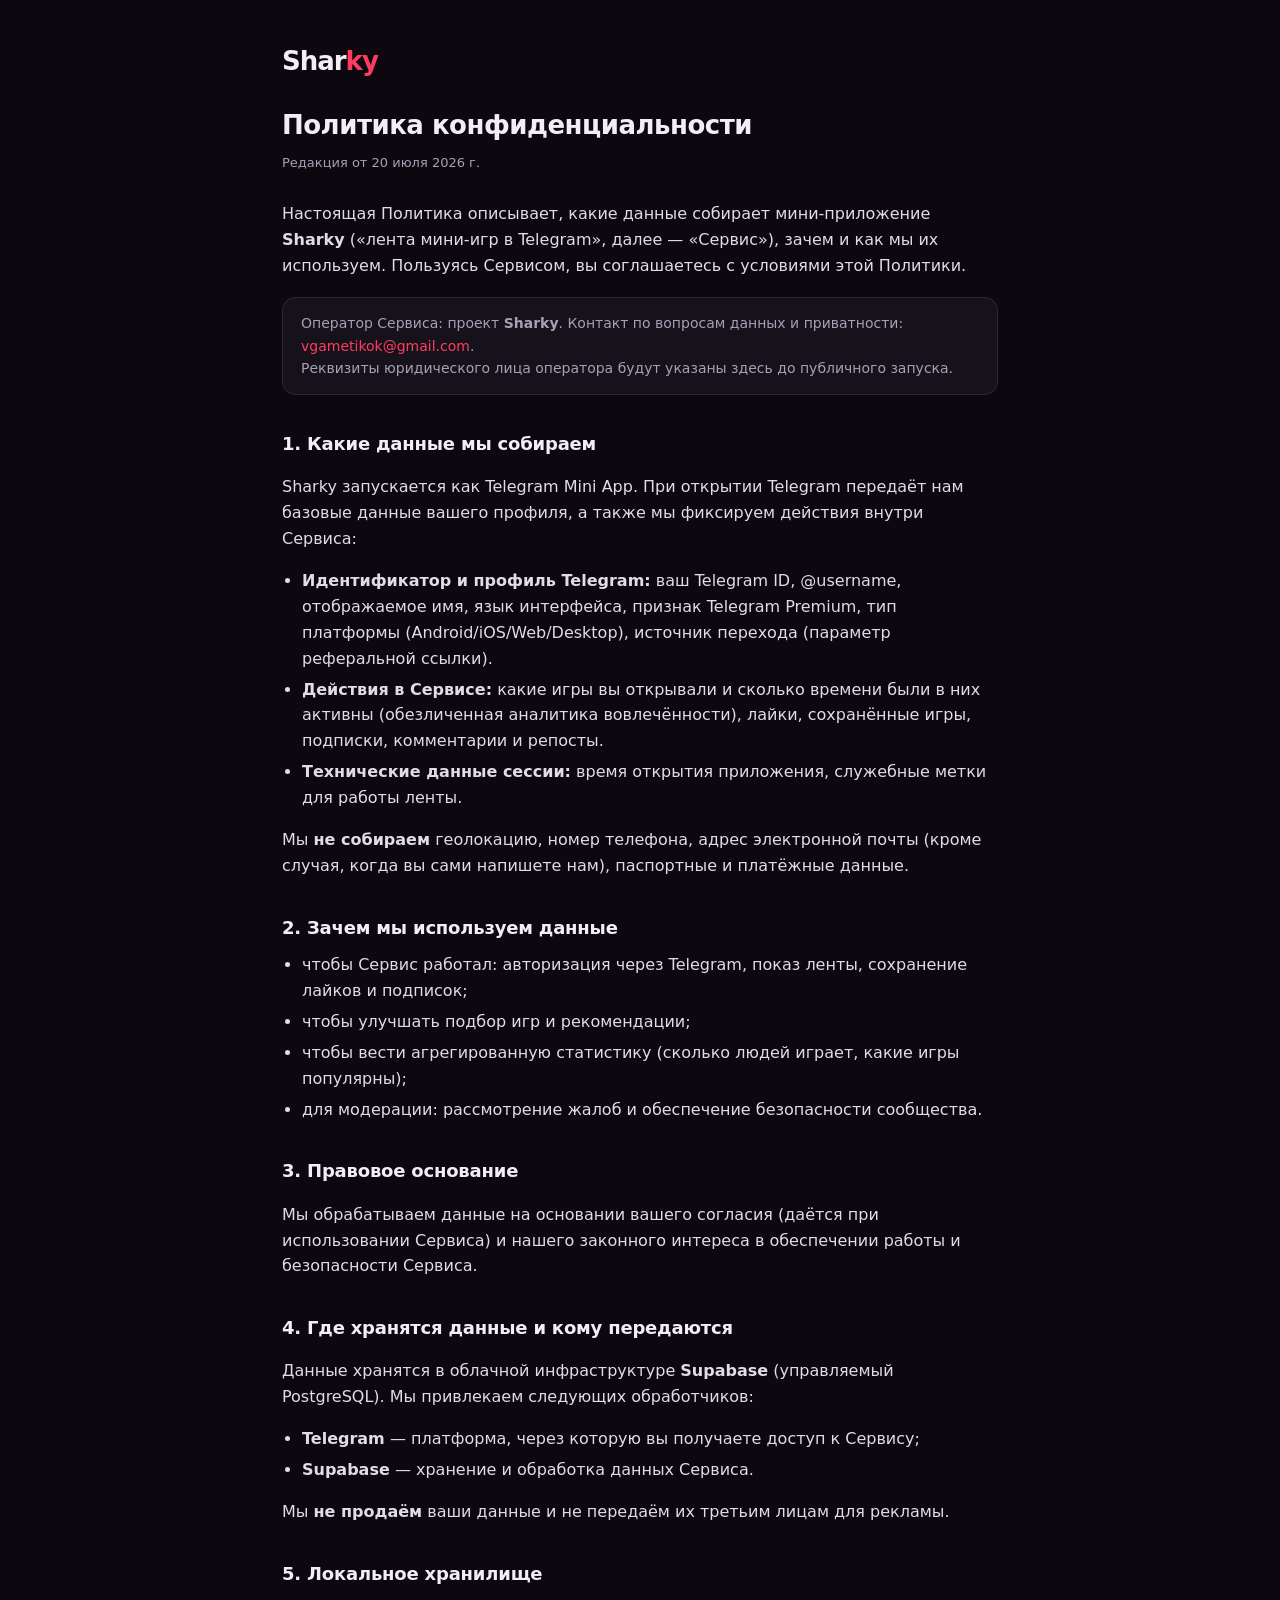
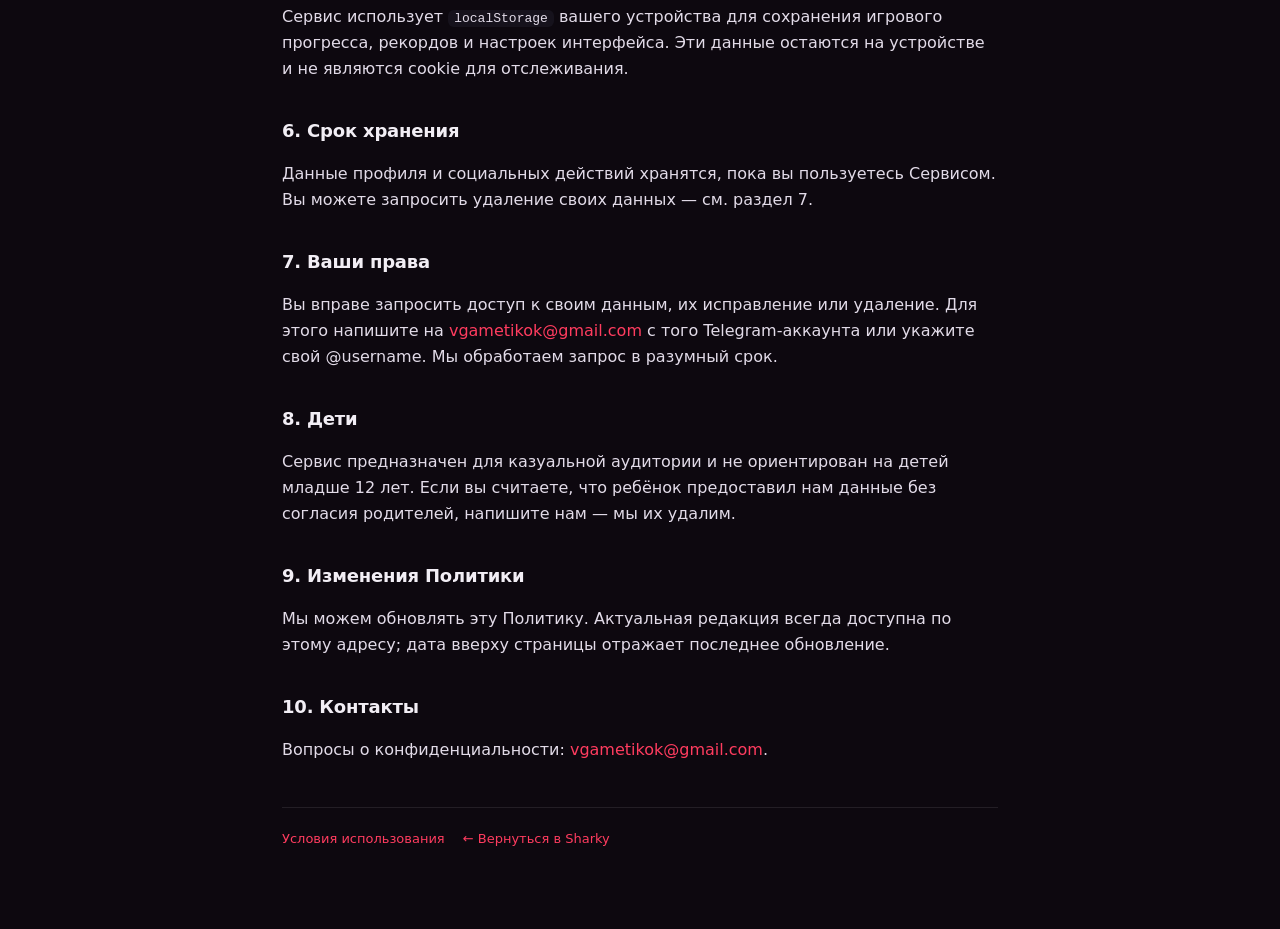
<file: privacy.html>
<!DOCTYPE html>
<html lang="ru">
<head>
<meta charset="UTF-8">
<meta name="viewport" content="width=device-width,initial-scale=1">
<meta name="robots" content="index,follow">
<title>Политика конфиденциальности — Sharky</title>
<style>
  :root{--bg:#0d080f;--panel:#16121c;--text:#f2eef5;--sub:#a99fb5;--ac:#ff3c5f;--line:rgba(255,255,255,.09)}
  *{box-sizing:border-box}
  body{margin:0;background:var(--bg);color:var(--text);
       font-family:'Space Grotesk',system-ui,-apple-system,Segoe UI,Roboto,sans-serif;
       line-height:1.62;font-size:16px;-webkit-text-size-adjust:100%}
  .wrap{max-width:760px;margin:0 auto;padding:40px 22px 80px}
  .brand{font-size:26px;font-weight:700;letter-spacing:-1px;margin-bottom:4px}
  .brand span{color:var(--ac)}
  h1{font-size:26px;font-weight:700;letter-spacing:-.5px;margin:22px 0 6px}
  .updated{color:var(--sub);font-size:13px;margin-bottom:28px}
  h2{font-size:18px;font-weight:700;margin:34px 0 10px;letter-spacing:-.2px}
  p,li{color:#e2dbe8}
  a{color:var(--ac);text-decoration:none}
  a:hover{text-decoration:underline}
  ul{padding-left:20px;margin:8px 0}
  li{margin:5px 0}
  .note{background:var(--panel);border:1px solid var(--line);border-radius:14px;padding:14px 18px;margin:18px 0;color:var(--sub);font-size:14px}
  .foot{margin-top:44px;padding-top:20px;border-top:1px solid var(--line);color:var(--sub);font-size:13px;display:flex;gap:18px;flex-wrap:wrap}
  code{background:var(--panel);padding:1px 6px;border-radius:6px;font-size:13px}
  .back{display:inline-block;margin-bottom:20px;color:var(--sub);font-size:14px}
</style>
</head>
<body>
<div class="wrap">
  <div class="brand">Shar<span>ky</span></div>
  <h1>Политика конфиденциальности</h1>
  <div class="updated">Редакция от 20 июля 2026 г.</div>

  <p>Настоящая Политика описывает, какие данные собирает мини-приложение <strong>Sharky</strong>
  («лента мини-игр в Telegram», далее — «Сервис»), зачем и как мы их используем. Пользуясь
  Сервисом, вы соглашаетесь с условиями этой Политики.</p>

  <div class="note">Оператор Сервиса: проект <strong>Sharky</strong>. Контакт по вопросам данных
  и приватности: <a href="mailto:vgametikok@gmail.com">vgametikok@gmail.com</a>.
  <br>Реквизиты юридического лица оператора будут указаны здесь до публичного запуска.</div>

  <h2>1. Какие данные мы собираем</h2>
  <p>Sharky запускается как Telegram Mini App. При открытии Telegram передаёт нам базовые
  данные вашего профиля, а также мы фиксируем действия внутри Сервиса:</p>
  <ul>
    <li><strong>Идентификатор и профиль Telegram:</strong> ваш Telegram ID, @username, отображаемое имя,
        язык интерфейса, признак Telegram Premium, тип платформы (Android/iOS/Web/Desktop),
        источник перехода (параметр реферальной ссылки).</li>
    <li><strong>Действия в Сервисе:</strong> какие игры вы открывали и сколько времени были в них
        активны (обезличенная аналитика вовлечённости), лайки, сохранённые игры, подписки,
        комментарии и репосты.</li>
    <li><strong>Технические данные сессии:</strong> время открытия приложения, служебные метки
        для работы ленты.</li>
  </ul>
  <p>Мы <strong>не собираем</strong> геолокацию, номер телефона, адрес электронной почты (кроме
  случая, когда вы сами напишете нам), паспортные и платёжные данные.</p>

  <h2>2. Зачем мы используем данные</h2>
  <ul>
    <li>чтобы Сервис работал: авторизация через Telegram, показ ленты, сохранение лайков и подписок;</li>
    <li>чтобы улучшать подбор игр и рекомендации;</li>
    <li>чтобы вести агрегированную статистику (сколько людей играет, какие игры популярны);</li>
    <li>для модерации: рассмотрение жалоб и обеспечение безопасности сообщества.</li>
  </ul>

  <h2>3. Правовое основание</h2>
  <p>Мы обрабатываем данные на основании вашего согласия (даётся при использовании Сервиса) и
  нашего законного интереса в обеспечении работы и безопасности Сервиса.</p>

  <h2>4. Где хранятся данные и кому передаются</h2>
  <p>Данные хранятся в облачной инфраструктуре <strong>Supabase</strong> (управляемый PostgreSQL).
  Мы привлекаем следующих обработчиков:</p>
  <ul>
    <li><strong>Telegram</strong> — платформа, через которую вы получаете доступ к Сервису;</li>
    <li><strong>Supabase</strong> — хранение и обработка данных Сервиса.</li>
  </ul>
  <p>Мы <strong>не продаём</strong> ваши данные и не передаём их третьим лицам для рекламы.</p>

  <h2>5. Локальное хранилище</h2>
  <p>Сервис использует <code>localStorage</code> вашего устройства для сохранения игрового
  прогресса, рекордов и настроек интерфейса. Эти данные остаются на устройстве и не являются
  cookie для отслеживания.</p>

  <h2>6. Срок хранения</h2>
  <p>Данные профиля и социальных действий хранятся, пока вы пользуетесь Сервисом. Вы можете
  запросить удаление своих данных — см. раздел 7.</p>

  <h2>7. Ваши права</h2>
  <p>Вы вправе запросить доступ к своим данным, их исправление или удаление. Для этого напишите на
  <a href="mailto:vgametikok@gmail.com">vgametikok@gmail.com</a> с того Telegram-аккаунта или укажите
  свой @username. Мы обработаем запрос в разумный срок.</p>

  <h2>8. Дети</h2>
  <p>Сервис предназначен для казуальной аудитории и не ориентирован на детей младше 12 лет. Если
  вы считаете, что ребёнок предоставил нам данные без согласия родителей, напишите нам — мы их удалим.</p>

  <h2>9. Изменения Политики</h2>
  <p>Мы можем обновлять эту Политику. Актуальная редакция всегда доступна по этому адресу; дата
  вверху страницы отражает последнее обновление.</p>

  <h2>10. Контакты</h2>
  <p>Вопросы о конфиденциальности: <a href="mailto:vgametikok@gmail.com">vgametikok@gmail.com</a>.</p>

  <div class="foot">
    <a href="terms.html">Условия использования</a>
    <a href="index.html">← Вернуться в Sharky</a>
  </div>
</div>
</body>
</html>
</file>
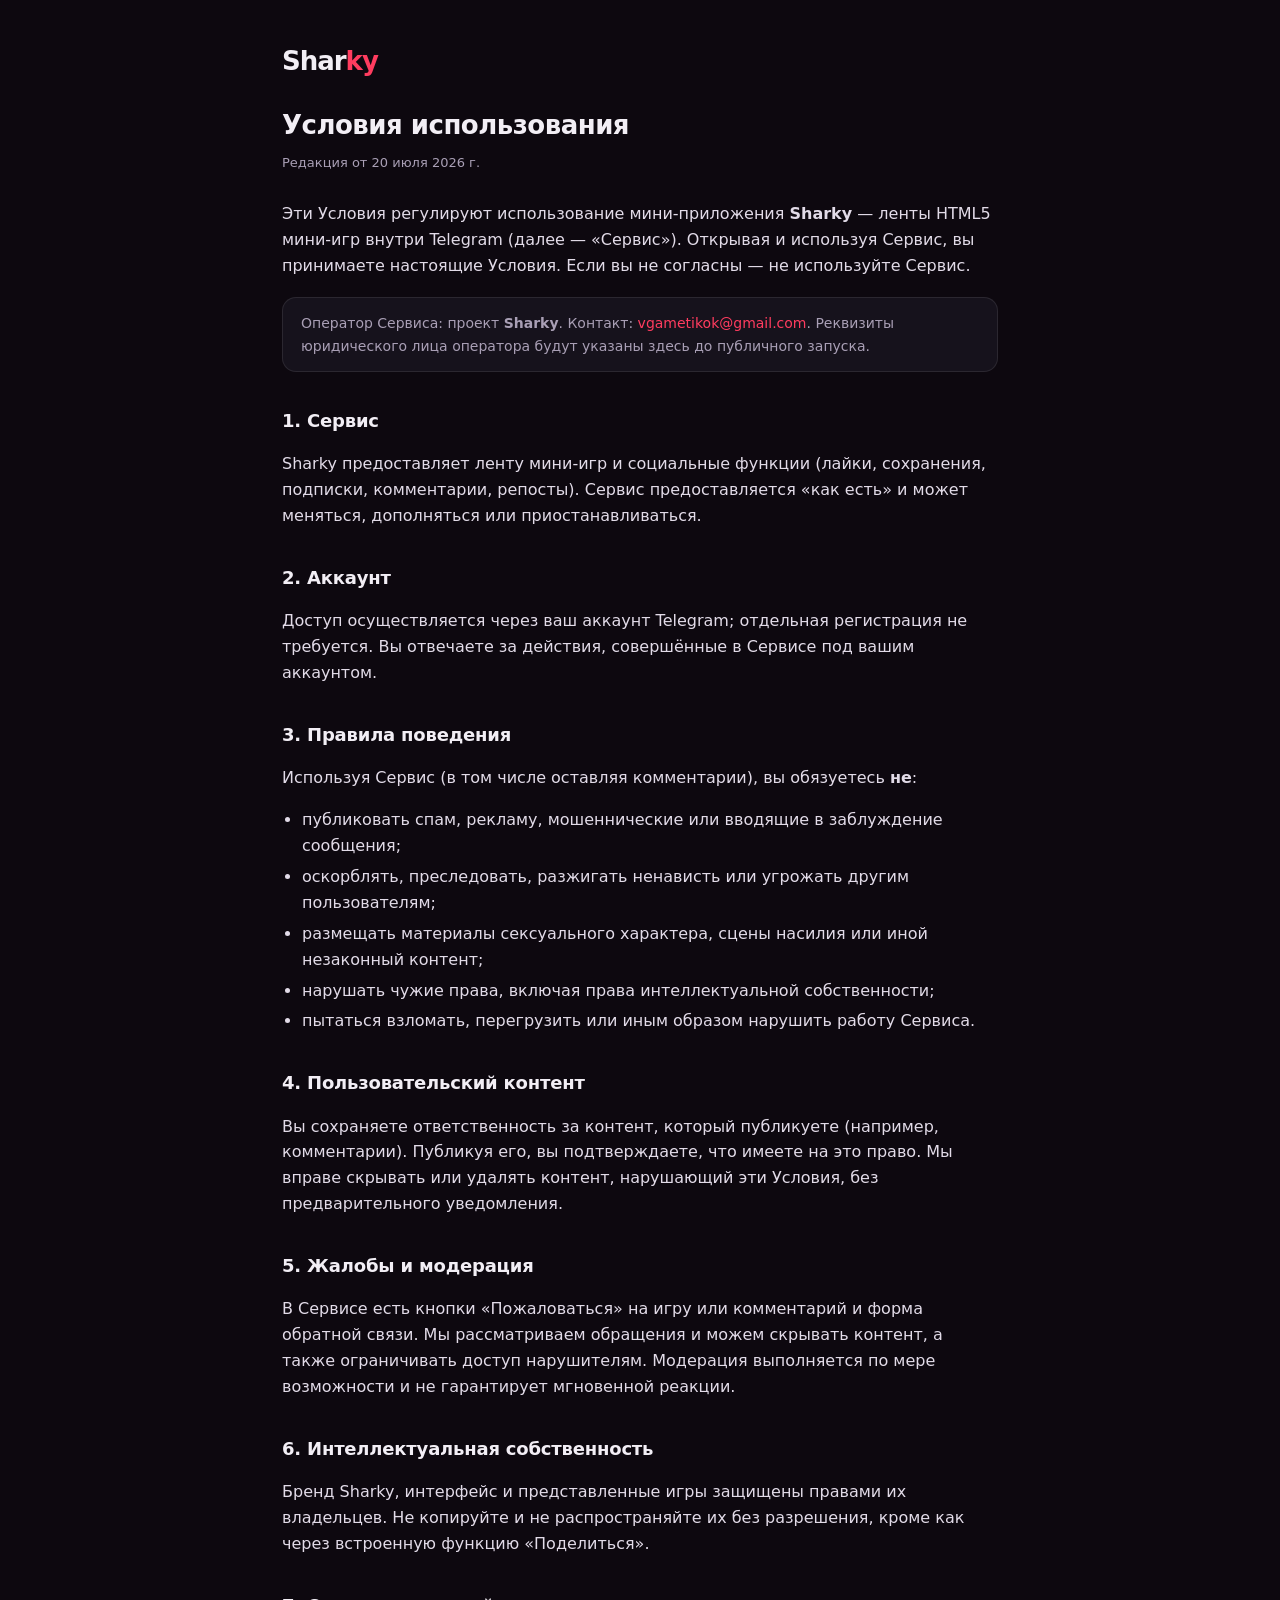
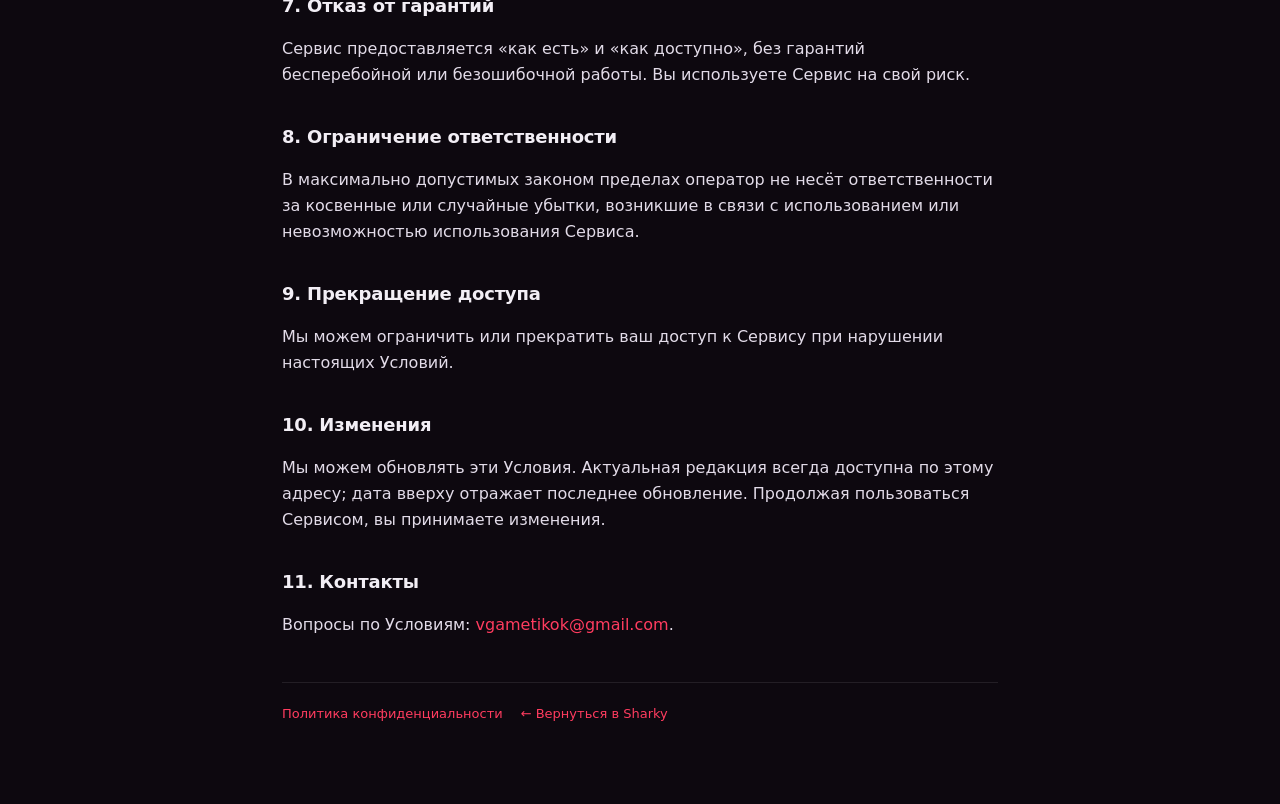
<file: terms.html>
<!DOCTYPE html>
<html lang="ru">
<head>
<meta charset="UTF-8">
<meta name="viewport" content="width=device-width,initial-scale=1">
<meta name="robots" content="index,follow">
<title>Условия использования — Sharky</title>
<style>
  :root{--bg:#0d080f;--panel:#16121c;--text:#f2eef5;--sub:#a99fb5;--ac:#ff3c5f;--line:rgba(255,255,255,.09)}
  *{box-sizing:border-box}
  body{margin:0;background:var(--bg);color:var(--text);
       font-family:'Space Grotesk',system-ui,-apple-system,Segoe UI,Roboto,sans-serif;
       line-height:1.62;font-size:16px;-webkit-text-size-adjust:100%}
  .wrap{max-width:760px;margin:0 auto;padding:40px 22px 80px}
  .brand{font-size:26px;font-weight:700;letter-spacing:-1px;margin-bottom:4px}
  .brand span{color:var(--ac)}
  h1{font-size:26px;font-weight:700;letter-spacing:-.5px;margin:22px 0 6px}
  .updated{color:var(--sub);font-size:13px;margin-bottom:28px}
  h2{font-size:18px;font-weight:700;margin:34px 0 10px;letter-spacing:-.2px}
  p,li{color:#e2dbe8}
  a{color:var(--ac);text-decoration:none}
  a:hover{text-decoration:underline}
  ul{padding-left:20px;margin:8px 0}
  li{margin:5px 0}
  .note{background:var(--panel);border:1px solid var(--line);border-radius:14px;padding:14px 18px;margin:18px 0;color:var(--sub);font-size:14px}
  .foot{margin-top:44px;padding-top:20px;border-top:1px solid var(--line);color:var(--sub);font-size:13px;display:flex;gap:18px;flex-wrap:wrap}
</style>
</head>
<body>
<div class="wrap">
  <div class="brand">Shar<span>ky</span></div>
  <h1>Условия использования</h1>
  <div class="updated">Редакция от 20 июля 2026 г.</div>

  <p>Эти Условия регулируют использование мини-приложения <strong>Sharky</strong> — ленты
  HTML5 мини-игр внутри Telegram (далее — «Сервис»). Открывая и используя Сервис, вы принимаете
  настоящие Условия. Если вы не согласны — не используйте Сервис.</p>

  <div class="note">Оператор Сервиса: проект <strong>Sharky</strong>.
  Контакт: <a href="mailto:vgametikok@gmail.com">vgametikok@gmail.com</a>.
  Реквизиты юридического лица оператора будут указаны здесь до публичного запуска.</div>

  <h2>1. Сервис</h2>
  <p>Sharky предоставляет ленту мини-игр и социальные функции (лайки, сохранения, подписки,
  комментарии, репосты). Сервис предоставляется «как есть» и может меняться, дополняться или
  приостанавливаться.</p>

  <h2>2. Аккаунт</h2>
  <p>Доступ осуществляется через ваш аккаунт Telegram; отдельная регистрация не требуется. Вы
  отвечаете за действия, совершённые в Сервисе под вашим аккаунтом.</p>

  <h2>3. Правила поведения</h2>
  <p>Используя Сервис (в том числе оставляя комментарии), вы обязуетесь <strong>не</strong>:</p>
  <ul>
    <li>публиковать спам, рекламу, мошеннические или вводящие в заблуждение сообщения;</li>
    <li>оскорблять, преследовать, разжигать ненависть или угрожать другим пользователям;</li>
    <li>размещать материалы сексуального характера, сцены насилия или иной незаконный контент;</li>
    <li>нарушать чужие права, включая права интеллектуальной собственности;</li>
    <li>пытаться взломать, перегрузить или иным образом нарушить работу Сервиса.</li>
  </ul>

  <h2>4. Пользовательский контент</h2>
  <p>Вы сохраняете ответственность за контент, который публикуете (например, комментарии).
  Публикуя его, вы подтверждаете, что имеете на это право. Мы вправе скрывать или удалять
  контент, нарушающий эти Условия, без предварительного уведомления.</p>

  <h2>5. Жалобы и модерация</h2>
  <p>В Сервисе есть кнопки «Пожаловаться» на игру или комментарий и форма обратной связи. Мы
  рассматриваем обращения и можем скрывать контент, а также ограничивать доступ нарушителям.
  Модерация выполняется по мере возможности и не гарантирует мгновенной реакции.</p>

  <h2>6. Интеллектуальная собственность</h2>
  <p>Бренд Sharky, интерфейс и представленные игры защищены правами их владельцев. Не копируйте и
  не распространяйте их без разрешения, кроме как через встроенную функцию «Поделиться».</p>

  <h2>7. Отказ от гарантий</h2>
  <p>Сервис предоставляется «как есть» и «как доступно», без гарантий бесперебойной или безошибочной
  работы. Вы используете Сервис на свой риск.</p>

  <h2>8. Ограничение ответственности</h2>
  <p>В максимально допустимых законом пределах оператор не несёт ответственности за косвенные или
  случайные убытки, возникшие в связи с использованием или невозможностью использования Сервиса.</p>

  <h2>9. Прекращение доступа</h2>
  <p>Мы можем ограничить или прекратить ваш доступ к Сервису при нарушении настоящих Условий.</p>

  <h2>10. Изменения</h2>
  <p>Мы можем обновлять эти Условия. Актуальная редакция всегда доступна по этому адресу; дата
  вверху отражает последнее обновление. Продолжая пользоваться Сервисом, вы принимаете изменения.</p>

  <h2>11. Контакты</h2>
  <p>Вопросы по Условиям: <a href="mailto:vgametikok@gmail.com">vgametikok@gmail.com</a>.</p>

  <div class="foot">
    <a href="privacy.html">Политика конфиденциальности</a>
    <a href="index.html">← Вернуться в Sharky</a>
  </div>
</div>
</body>
</html>
</file>
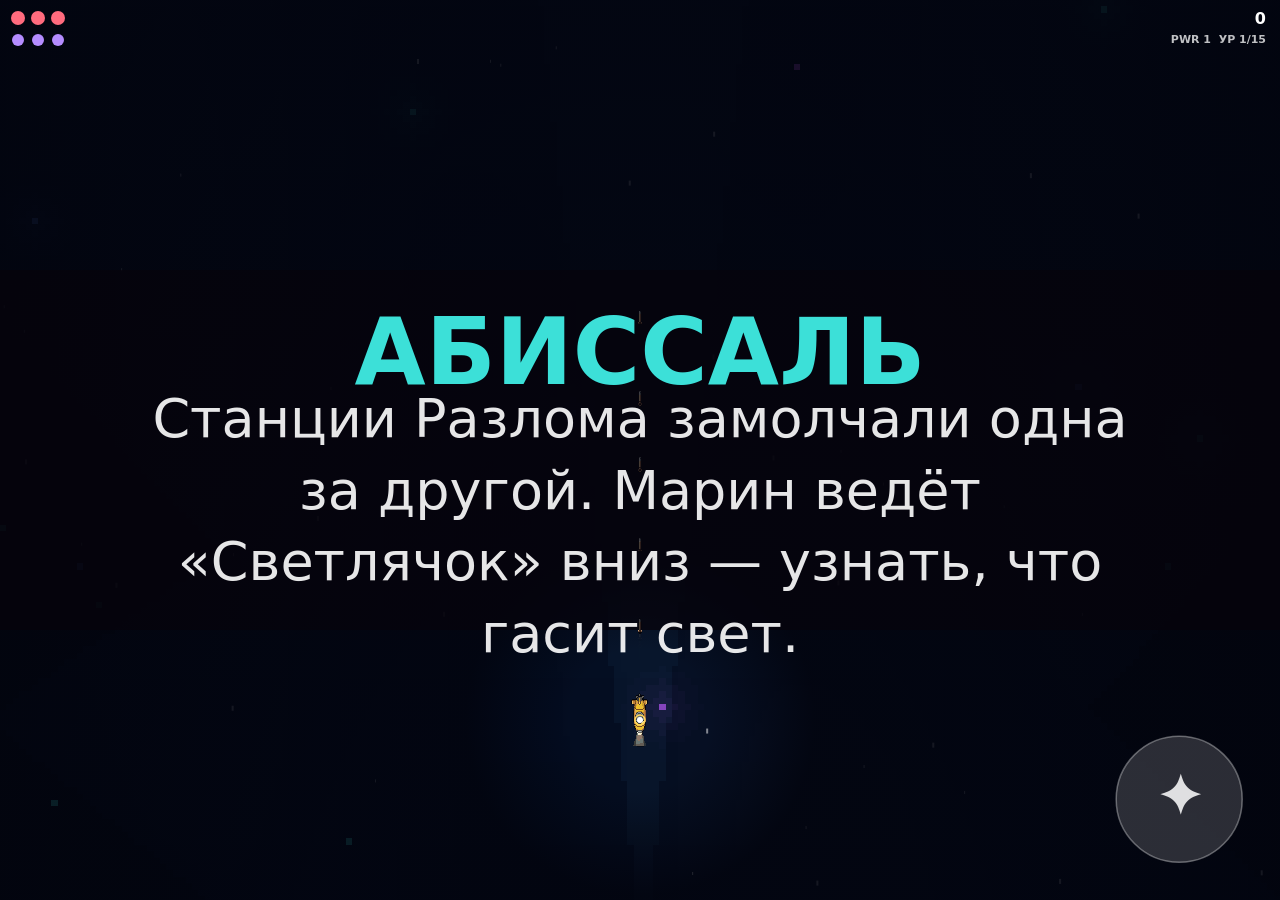
<file: games/abyssal.html>
<!DOCTYPE html><html lang="ru"><head>
<meta charset="UTF-8">
<meta name="viewport" content="width=device-width, initial-scale=1, user-scalable=no">
<title>Абиссаль</title>
<style>
  :root { --ac:#e7b44c; }
  html,body{margin:0;width:100vw;height:100vh;overflow:hidden;touch-action:none;background:#000;}
  canvas{display:block;width:100%;height:100%;}
</style></head><body>
<canvas id="c"></canvas>
<script>
'use strict';
const CONFIG = {"genre":"shmup","meta":{"title":"Абиссаль"},"assets":{"deep_bg":"[data-uri]","bathyscaphe":"[data-uri]","angler":"[data-uri]","jelly":"[data-uri]","eel":"[data-uri]","crab":"[data-uri]","fish":"[data-uri]","urchin":"[data-uri]","torpedo":"[data-uri]","octopus":"[data-uri]","shark":"[data-uri]","squid":"[data-uri]","isopod":"[data-uri]","leviathan":"[data-uri]","kraken":"[data-uri]","horror":"[data-uri]","angler_titan":"[data-uri]"},"theme":{"accent":"#3ce0d8","bgTop":"#08142c","bgBottom":"#02040c","bgImage":"deep_bg","hudText":"#d0f0ee","font":"'Segoe UI', system-ui, sans-serif","labels":{"over":"ФОНАРЬ ПОГАС…","win":"СВЕТ ВЕРНУЛСЯ НА ДНО!","again":"Тап — снова в Разлом","scoreUnit":"очков","hint":"Веди пальцем · ✦ сонар-импульс"}},"rules":{"mode":"untimed"},"shmup":{"mode":"levels","levelCount":15,"bossEvery":5,"scroll":{"speed":34,"stars":true},"spotlight":{"radius":175,"dark":0.85},"player":{"w":26,"h":34,"speed":275,"hp":3,"bombs":3,"hitboxR":3,"color":"#ffd75e","img":"bathyscaphe","imgScale":1.6},"weapon":{"cooldown":0.16,"shotSpeed":440,"bulletImg":"torpedo","bulletSize":16,"levels":[{"count":1,"spread":0,"dmg":1},{"count":2,"spread":0.12,"dmg":1},{"count":3,"spread":0.26,"dmg":1},{"count":4,"spread":0.4,"dmg":1.5},{"count":5,"spread":0.55,"dmg":2}]},"graze":{"radius":15,"score":12},"intro":["АБИССАЛЬ","Станции Разлома замолчали одна за другой. Марин ведёт «Светлячок» вниз — узнать, что гасит свет."],"pool":["fish","jelly","eel","isopod","angler","crab","urchin","octopus","shark","squid"],"enemies":{"fish":{"w":20,"h":26,"hp":1,"speed":95,"color":"#8a9ab0","move":"dive","img":"fish","imgScale":1.6,"score":45,"drop":"up","dropChance":0.08},"jelly":{"w":26,"h":30,"hp":2,"speed":40,"color":"#b48cff","move":"sine","img":"jelly","imgScale":1.6,"score":60,"drop":"heart","dropChance":0.07},"eel":{"w":24,"h":34,"hp":2,"speed":80,"color":"#4a5a70","move":"straight","img":"eel","imgScale":1.6,"score":70},"isopod":{"w":28,"h":30,"hp":4,"speed":34,"color":"#6a5a4a","move":"straight","img":"isopod","imgScale":1.6,"score":85,"drop":"up","dropChance":0.12},"angler":{"w":30,"h":30,"hp":3,"speed":44,"color":"#3ce0d8","move":"hover","img":"angler","imgScale":1.7,"gun":{"cooldown":1.7,"speed":165,"aim":"player"},"score":110,"drop":"up","dropChance":0.14},"crab":{"w":34,"h":28,"hp":5,"speed":30,"color":"#c05a4a","move":"hover","img":"crab","imgScale":1.6,"gun":{"cooldown":2,"speed":145,"aim":"spread3"},"score":130,"drop":"bomb","dropChance":0.15},"urchin":{"w":26,"h":26,"hp":6,"speed":22,"color":"#2a2a3a","move":"straight","img":"urchin","imgScale":1.6,"score":95},"octopus":{"w":30,"h":30,"hp":3,"speed":50,"color":"#9a5ad8","move":"sine","img":"octopus","imgScale":1.7,"gun":{"cooldown":1.9,"speed":150,"aim":"down"},"score":100},"shark":{"w":40,"h":24,"hp":3,"speed":105,"color":"#5a7a9a","move":"dive","img":"shark","imgScale":1.7,"score":120},"squid":{"w":28,"h":36,"hp":3,"speed":58,"color":"#5ad8c8","move":"sine","img":"squid","imgScale":1.7,"gun":{"cooldown":1.8,"speed":155,"aim":"player"},"score":115,"drop":"up","dropChance":0.1},"b_levi":{"w":78,"h":74,"hp":90,"speed":26,"color":"#2a7a8a","move":"hover","img":"leviathan","imgScale":1.5,"gun":{"cooldown":0.9,"speed":165,"aim":"spread3"},"score":1500,"drop":"heart","dropChance":1},"b_krak":{"w":82,"h":78,"hp":140,"speed":30,"color":"#3a5ad8","move":"hover","img":"kraken","imgScale":1.5,"gun":{"cooldown":0.7,"speed":175,"aim":"player"},"score":2200,"drop":"bomb","dropChance":1},"b_horr":{"w":88,"h":84,"hp":210,"speed":22,"color":"#1a1030","move":"hover","img":"horror","imgScale":1.5,"gun":{"cooldown":0.55,"speed":185,"aim":"spread3"},"score":4000,"drop":"heart","dropChance":1}},"bosses":[{"enemy":"b_levi","name":"Левиафан Разлома","story":"Сонар рисует спираль длиной в километр. Она поднимается. Она слышала твой винт.","win":"Левиафан уходит в ил. Датчики станции «Тартар-1» снова мигают зелёным."},{"enemy":"b_krak","name":"Кракен-Прародитель","story":"Обломки станций сложены в гнездо. Хозяин гнезда смотрит на твой свет единственным глазом.","win":"Щупальца разжались. В иле — чёрный ящик станции: «…оно боится света…»"},{"enemy":"b_horr","name":"ТО, ЧТО ГАСИТ СВЕТ","story":"Фонарь дрожит. Тьма впереди гуще воды — и у неё десятки глаз. Это не зверь. Это голод.","win":"Вспышка сонара — и тьма рассыпается. Дно снова в огнях. «Светлячок», всплываем."}]}};
/* ============================================================
   SHARKY GAME ENGINE — universal core (core.js)
   ------------------------------------------------------------
   Общий слой для всех мини-игр ленты Sharky:
     • canvas + DPR + resize/layout
     • игровой цикл (loop/update/render)
     • ввод: pointer (tap/swipe) + клавиатура
     • звук (beep), частицы (burst)
     • загрузка base64-ассетов
     • тематический HUD (счёт + полоса таймера) и экран Game Over
     • ПРОТОКОЛ Sharky (postMessage): принимает init/start/pause,
       шлёт ready/score/gameover; автостарт ВНЕ ленты по таймеру.

   Игра = это ядро + один МОДУЛЬ-СЦЕНА (механика, регистрируется
   через Engine.register) + объект CONFIG (тема/правила/ассеты).
   Сборщик (build.js) встраивает все три части в один .html —
   игры в Sharky крутятся в sandbox-iframe через srcdoc, поэтому
   внешние <script> и относительные ассеты недопустимы.

   ── КОНТРАКТ СЦЕНЫ ──
   Engine.register('genre', function(engine, cfg){
     return {
       init(){},          // одноразовая настройка (ассеты+геометрия готовы)
       reset(){},         // (пере)собрать игровое состояние; на каждый запуск
       layout(L){},       // пересчёт геометрии из {W,H,headerH}
       update(dt){},      // продвинуть механику (таймер ведёт ЯДРО)
       render(ctx){},     // нарисовать поле (фон/HUD/оверлей рисует ЯДРО)
       pointerDown(p){},  // p = {x,y} в пикселях canvas
       pointerUp(e){},    // e = {x,y,downX,downY,dx,dy,dist,dir}
       pointerMove(p){},
       key(k){},          // k = event.key
     };
   });

   ── API ЯДРА для сцены (engine.*) ──
     ctx, W, H, headerH, cfg, theme, rules, score   (только чтение)
     img(name) -> HTMLImageElement
     beep(freq,dur,type,vol)
     burst(x,y,opts)                  // частицы (по умолчанию — как в match3)
     addScore(n) / setScore(v)        // меняет счёт + шлёт его в ленту
     gameOver()                       // завершить забег (смерть). Таймер тоже завершает.
     rr(x,y,w,h,r) / accent()         // помощники рисования
   ============================================================ */
(function (global) {
  'use strict';

  // ── canvas / контекст ──
  let cv, ctx;
  let W = 360, H = 580, headerH = 70, dpr = 1;

  // ── конфиг / сцена ──
  let cfg = null, theme = {}, rules = {}, scene = null;

  // ── состояние забега ──
  let state = 'loading';            // loading | playing | over
  let running = false, raf = 0, last = 0;
  let score = 0, best = 0, timeLeft = 0, duration = 0, timed = false;
  let assetsReady = false, pendingStart = false, gotShell = false;
  let savedState = null;            // прогресс, присланный лентой в init (или null)

  // ── ассеты ──
  const IMG = {}; let imgTotal = 0, imgLoaded = 0;

  // ── звук ──
  let audioCtx = null;

  // ── частицы ──
  const parts = [];

  // ── ввод ──
  let downX = 0, downY = 0, hasDown = false;
  const pointers = {};        // pointerId → {x,y} точки нажатия (мультитач)
  const keys = new Set();     // зажатые клавиши (для платформеров и т.п.)
  const GAME_KEYS = [' ', 'ArrowUp', 'ArrowDown', 'ArrowLeft', 'ArrowRight'];

  /* ═══════════ CONTROLS: универсальный слой управления (CONFIG.controls) ═══════════
     Все схемы транслируются в ВИРТУАЛЬНЫЕ КЛАВИШИ → работают с любой сценой.
     controls = {
       scheme: 'joystick' | 'tapmove' | 'tapaction' | 'aim' | null(=только кнопки),
       joystick: { side:'left', radius:0.09, deadzone:0.3 },
       tapAction: 'jump',                     — что делает тап (схема tapaction)
       aim: { fire:'attack' | false },        — держишь палец/мышь = огонь в ту сторону
       buttons: [ {glyph:'▲', action:'jump'} | {glyph:'✕', key:'x'} … ]  — программируемые
     }
     Действие → клавиша: */
  const ACT2KEY = { left: 'ArrowLeft', right: 'ArrowRight', up: 'ArrowUp', down: 'ArrowDown',
    jump: ' ', attack: 'x', fire: 'x', dash: 'c', hook: 'v', slow: 'g', swap: 'q', map: 'm', bomb: 'x', undo: 'z' };
  const CTL = { axis: { x: 0, y: 0 }, aim: { x: 0, y: 0, active: false }, mouse: { x: 0, y: 0 },
    playerScreen: null, scheme: null };
  let ctlCfg = null, ctlBtns = [], joy = null, tapTarget = null, ctlHeld = {};
  function actKey(b) { return b.key || ACT2KEY[b.action] || ' '; }
  function ctlPress(key) { if (!keys.has(key)) { keys.add(key); if (scene && scene.key) scene.key(key); } }
  function ctlRelease(key) { keys.delete(key); }
  function initControls(c) {
    ctlCfg = c || null;
    if (!ctlCfg) return;
    CTL.scheme = ctlCfg.scheme || null;
    layoutCtlButtons();
  }
  function layoutCtlButtons() {
    ctlBtns = [];
    if (!ctlCfg || !ctlCfg.buttons) return;
    const r = Math.min(W, H) * 0.075, m = r * 0.7;
    for (let i = 0; i < ctlCfg.buttons.length; i++) {
      const b = ctlCfg.buttons[i];
      // свои координаты (в долях экрана) или авто-дуга справа снизу
      const x = b.x != null ? b.x * W : W - m - r - (i % 2) * (r * 2.3);
      const y = b.y != null ? b.y * H : H - m - r - Math.floor(i / 2) * (r * 2.3);
      ctlBtns.push({ x: x, y: y, r: b.r ? b.r * Math.min(W, H) : r, glyph: b.glyph || '●', key: actKey(b), id: i });
    }
  }
  function ctlDown(p) {   // true = событие съедено слоем управления
    if (!ctlCfg) return false;
    for (let i = 0; i < ctlBtns.length; i++) {
      const b = ctlBtns[i];
      if ((p.x - b.x) * (p.x - b.x) + (p.y - b.y) * (p.y - b.y) <= b.r * b.r * 1.45) {
        ctlHeld[p.id] = b.key; ctlPress(b.key); return true;
      }
    }
    const sch = CTL.scheme;
    if (sch === 'joystick') {
      const side = (ctlCfg.joystick && ctlCfg.joystick.side) || 'left';
      const inZone = side === 'any' || (side === 'left' ? p.x < W * 0.55 : p.x > W * 0.45);
      if (inZone && !joy) { joy = { id: p.id, cx: p.x, cy: p.y }; return true; }
      return false;
    }
    if (sch === 'tapmove') { tapTarget = { x: p.x, y: p.y, id: p.id }; return true; }
    if (sch === 'tapaction') {
      const key = ACT2KEY[ctlCfg.tapAction || 'jump'] || ' ';
      ctlHeld[p.id] = key; ctlPress(key); return true;
    }
    if (sch === 'aim') {
      CTL.aim.x = p.x; CTL.aim.y = p.y; CTL.aim.active = true;
      const f = ctlCfg.aim && ctlCfg.aim.fire;
      if (f !== false) { ctlHeld[p.id] = ACT2KEY[f || 'attack'] || 'x'; ctlPress(ctlHeld[p.id]); }
      return true;
    }
    return false;
  }
  function ctlMove(p) {
    CTL.mouse.x = p.x; CTL.mouse.y = p.y;
    if (!ctlCfg) return;
    if (joy && p.id === joy.id) {
      const R = ((ctlCfg.joystick && ctlCfg.joystick.radius) || 0.09) * Math.min(W, H);
      const dz = (ctlCfg.joystick && ctlCfg.joystick.deadzone) || 0.3;
      let dx = (p.x - joy.cx) / R, dy = (p.y - joy.cy) / R;
      const len = Math.hypot(dx, dy);
      if (len > 1) { dx /= len; dy /= len; }
      CTL.axis.x = dx; CTL.axis.y = dy;
      joy.dx = dx; joy.dy = dy;
      // 8-way → клавиши
      (dx < -dz ? ctlPress : ctlRelease)('ArrowLeft');
      (dx > dz ? ctlPress : ctlRelease)('ArrowRight');
      (dy < -dz ? ctlPress : ctlRelease)('ArrowUp');
      (dy > dz ? ctlPress : ctlRelease)('ArrowDown');
    }
    if (CTL.scheme === 'aim' && CTL.aim.active) { CTL.aim.x = p.x; CTL.aim.y = p.y; }
    if (CTL.scheme === 'tapmove' && tapTarget && p.id === tapTarget.id) { tapTarget.x = p.x; tapTarget.y = p.y; }
  }
  function ctlUp(p) {
    if (!ctlCfg) return false;
    let ate = false;
    if (ctlHeld[p.id]) { ctlRelease(ctlHeld[p.id]); delete ctlHeld[p.id]; ate = true; }
    if (joy && p.id === joy.id) {
      joy = null; CTL.axis.x = 0; CTL.axis.y = 0;
      ['ArrowLeft', 'ArrowRight', 'ArrowUp', 'ArrowDown'].forEach(ctlRelease);
      ate = true;
    }
    if (CTL.scheme === 'aim') { CTL.aim.active = false; ate = true; }
    if (CTL.scheme === 'tapmove' && tapTarget && p.id === tapTarget.id) { tapTarget = null; ate = true; }
    return ate;
  }
  // tap-to-move: каждый кадр сравниваем цель с экранной позицией персонажа
  // (сцена сообщает её через engine.reportPlayerScreen)
  function ctlUpdate() {
    if (!ctlCfg || CTL.scheme !== 'tapmove') return;
    if (!tapTarget || !CTL.playerScreen) {
      if (!tapTarget) { ['ArrowLeft', 'ArrowRight', 'ArrowUp', 'ArrowDown'].forEach(ctlRelease); }
      return;
    }
    const px = CTL.playerScreen.x, py = CTL.playerScreen.y;
    const dx = tapTarget.x - px, dy = tapTarget.y - py;
    const dead = Math.min(W, H) * 0.04;
    (dx < -dead ? ctlPress : ctlRelease)('ArrowLeft');
    (dx > dead ? ctlPress : ctlRelease)('ArrowRight');
    (dy < -dead * 2.2 ? ctlPress : ctlRelease)('ArrowUp');     // вверх — с большим порогом (прыжок/лестницы)
    (dy > dead * 2.2 ? ctlPress : ctlRelease)('ArrowDown');
  }
  function drawControls() {
    if (!ctlCfg) return;
    // кнопки
    for (let i = 0; i < ctlBtns.length; i++) {
      const b = ctlBtns[i];
      ctx.fillStyle = keys.has(b.key) ? 'rgba(255,255,255,0.34)' : 'rgba(255,255,255,0.15)';
      ctx.beginPath(); ctx.arc(b.x, b.y, b.r, 0, 7); ctx.fill();
      ctx.strokeStyle = 'rgba(255,255,255,0.35)'; ctx.lineWidth = 1.5; ctx.stroke();
      ctx.fillStyle = 'rgba(255,255,255,0.85)'; ctx.font = 'bold ' + Math.round(b.r * 0.8) + 'px sans-serif';
      ctx.textAlign = 'center'; ctx.textBaseline = 'middle';
      ctx.fillText(b.glyph, b.x, b.y + 1);
    }
    // джойстик
    if (CTL.scheme === 'joystick') {
      const R = ((ctlCfg.joystick && ctlCfg.joystick.radius) || 0.09) * Math.min(W, H);
      if (joy) {
        ctx.strokeStyle = 'rgba(255,255,255,0.4)'; ctx.lineWidth = 2;
        ctx.beginPath(); ctx.arc(joy.cx, joy.cy, R, 0, 7); ctx.stroke();
        ctx.fillStyle = 'rgba(255,255,255,0.35)';
        ctx.beginPath(); ctx.arc(joy.cx + (joy.dx || 0) * R, joy.cy + (joy.dy || 0) * R, R * 0.42, 0, 7); ctx.fill();
      } else {
        // подсказка-призрак в зоне
        const side = (ctlCfg.joystick && ctlCfg.joystick.side) || 'left';
        const gx = side === 'right' ? W * 0.78 : W * 0.22, gy = H * 0.82;
        ctx.strokeStyle = 'rgba(255,255,255,0.14)'; ctx.lineWidth = 2;
        ctx.beginPath(); ctx.arc(gx, gy, R, 0, 7); ctx.stroke();
        ctx.beginPath(); ctx.arc(gx, gy, R * 0.42, 0, 7); ctx.stroke();
      }
    }
    // маркер tap-to-move
    if (CTL.scheme === 'tapmove' && tapTarget) {
      ctx.strokeStyle = 'rgba(255,255,255,' + (0.5 + Math.sin(Date.now() / 130) * 0.3) + ')';
      ctx.lineWidth = 2;
      ctx.beginPath(); ctx.arc(tapTarget.x, tapTarget.y, 12, 0, 7); ctx.stroke();
      ctx.beginPath(); ctx.arc(tapTarget.x, tapTarget.y, 3, 0, 7); ctx.fill();
    }
    // прицел aim
    if (CTL.scheme === 'aim' && CTL.aim.active) {
      ctx.strokeStyle = 'rgba(255,120,120,0.85)'; ctx.lineWidth = 2;
      ctx.beginPath(); ctx.arc(CTL.aim.x, CTL.aim.y, 11, 0, 7); ctx.stroke();
      ctx.beginPath(); ctx.moveTo(CTL.aim.x - 16, CTL.aim.y); ctx.lineTo(CTL.aim.x + 16, CTL.aim.y);
      ctx.moveTo(CTL.aim.x, CTL.aim.y - 16); ctx.lineTo(CTL.aim.x, CTL.aim.y + 16); ctx.stroke();
    }
  }

  // ── объект, который получает сцена ──
  const api = {
    get ctx() { return ctx; },
    get W() { return W; },
    get H() { return H; },
    get headerH() { return headerH; },
    get cfg() { return cfg; },
    get theme() { return theme; },
    get rules() { return rules; },
    get score() { return score; },
    get timeLeft() { return timeLeft; },
    get duration() { return duration; },
    get state() { return state; },
    get keys() { return keys; },          // живой Set зажатых клавиш
    get ctl() { return CTL; },            // слой управления: axis/aim/mouse/scheme
    reportPlayerScreen: function (x, y) { CTL.playerScreen = { x: x, y: y }; },
    img: function (name) { return IMG[name]; },
    beep: beep,
    burst: burst,
    addScore: addScore,
    setScore: setScore,
    gameOver: gameOver,
    // ── сохранение прогресса (лента хранит в Supabase per user+game) ──
    saveState: function (obj) { try { savedState = obj; send({ type: 'save', value: obj }); } catch (e) {} },
    loadState: function () { return savedState; },
    resetTimer: resetTimer,
    addTime: addTime,
    rr: rr,
    accent: accent,
  };

  const Engine = {
    scenes: {},
    register: function (name, factory) { this.scenes[name] = factory; },
    boot: boot,
  };
  global.Engine = Engine;

  // Диагностика (можно дёрнуть из консоли): текущее состояние движка.
  Engine.debug = function () {
    return { state: state, running: running, assetsReady: assetsReady, pendingStart: pendingStart,
             gotShell: gotShell, imgLoaded: imgLoaded, imgTotal: imgTotal, hasScene: !!scene,
             W: W, H: H };
  };
  // Принудительный одиночный кадр (для тестов в скрытой вкладке, где rAF не тикает).
  Engine.renderOnce = function () { if (scene && assetsReady) render(); };
  Engine._ctl = CTL;   // отладка слоя управления
  Engine._keys = keys;
  // Принудительный шаг цикла ядра (управление+сцена) — тоже для тестов без rAF.
  Engine.stepOnce = function (dt) { if (scene && assetsReady) update(dt || 1 / 60); };
  // Применить сохранение и пересобрать забег (эмуляция init.save для тестов).
  Engine._testLoad = function (o) { savedState = o; if (scene && assetsReady) newRun(); };

  // ════════════════════════════════════════════ BOOT
  function boot(config) {
    cfg = config; theme = config.theme || {}; rules = config.rules || {};
    duration = rules.duration || 60;
    timed = (rules.mode || 'timed') === 'timed';
    cv = document.getElementById('c'); ctx = cv.getContext('2d');
    if (theme.accent) document.documentElement.style.setProperty('--ac', theme.accent);
    if (theme.bgBottom || theme.bgTop) document.body.style.background = theme.bgBottom || theme.bgTop;

    const factory = Engine.scenes[config.genre];
    if (!factory) { console.error('Engine: нет сцены для жанра', config.genre); return; }
    scene = factory(api, config);
    Engine._scene = scene;   // для отладки/тестов
    initControls(config.controls);

    window.addEventListener('resize', resize);
    bindInput();
    bindProtocol();
    window.addEventListener('load', function () {
      loadImages(config.assets || {});
      // Автостарт ТОЛЬКО вне Sharky. В ленте всегда приходит init -> gotShell=true.
      setTimeout(function () {
        if (!gotShell) { if (assetsReady) start(); else pendingStart = true; }
      }, 400);
    });
  }

  // ════════════════════════════════════════════ ГЕОМЕТРИЯ
  function resize() {
    dpr = Math.min(window.devicePixelRatio || 1, 2);
    W = cv.clientWidth || 360; H = cv.clientHeight || 580;
    cv.width = Math.round(W * dpr); cv.height = Math.round(H * dpr);
    ctx.setTransform(dpr, 0, 0, dpr, 0, 0);
    ctx.imageSmoothingEnabled = false;            // чёткий пиксель-арт
    headerH = Math.max(48, Math.min(96, H * 0.13));
    layoutCtlButtons();
    if (scene && scene.layout) scene.layout({ W: W, H: H, headerH: headerH });
  }

  // ════════════════════════════════════════════ АССЕТЫ
  function loadImages(map) {
    const names = Object.keys(map);
    imgTotal = names.length; imgLoaded = 0;
    if (imgTotal === 0) { onReady(); return; }
    names.forEach(function (n) {
      const im = new Image();
      im.onload = im.onerror = function () { imgLoaded++; if (imgLoaded >= imgTotal) onReady(); };
      const v = map[n];
      // поддержка готовых data-URL (jpg/webp/png) и «сырого» base64 (по умолч. png)
      im.src = (typeof v === 'string' && v.lastIndexOf('data:', 0) === 0) ? v : ('data:image/png;base64,' + v);
      IMG[n] = im;
    });
  }
  function onReady() {
    resize();
    try {
      if (scene.init) scene.init();
      newRun();
    } catch (e) { console.error('Engine onReady scene error:', e); }
    assetsReady = true;
    try { const v = getComputedStyle(document.documentElement).getPropertyValue('--ac').trim(); if (v) theme.accent = v; } catch (e) {}
    send({ type: 'ready' });
    if (pendingStart) start();
  }

  // ════════════════════════════════════════════ ЖИЗНЕННЫЙ ЦИКЛ
  function newRun() {
    score = 0; timeLeft = duration; state = 'playing'; parts.length = 0; overLabel = null;
    if (scene.reset) scene.reset();
    send({ type: 'score', value: 0 });
  }
  function start() {
    if (!assetsReady) { pendingStart = true; return; }
    if (running) return;
    running = true; last = performance.now();
    if (audioCtx && audioCtx.state !== 'running') audioCtx.resume();
    raf = requestAnimationFrame(loop);
  }
  function pause() {
    running = false; cancelAnimationFrame(raf);
    if (audioCtx && audioCtx.state === 'running') audioCtx.suspend();
  }
  function restart() {
    if (audioCtx && audioCtx.state !== 'running') audioCtx.resume();
    newRun();
  }
  function loop(t) {
    if (!running) return;
    const dt = Math.min((t - last) / 1000, 0.05); last = t;
    try { update(dt); render(); }
    catch (e) { running = false; console.error('Engine loop error:', e); return; }
    raf = requestAnimationFrame(loop);
  }
  function update(dt) {
    if (state === 'playing') {
      ctlUpdate();                                   // tap-to-move → клавиши
      if (timed) { timeLeft -= dt; if (timeLeft <= 0) { timeLeft = 0; gameOver(); } }
      if (scene.update) scene.update(dt);
    }
    updateParts(dt);
  }
  let overLabel = null;   // надпись на экране конца (переопределяет labels.over, напр. «ПОБЕДА»)
  function gameOver(opts) {
    if (state === 'over') return;
    overLabel = (opts && opts.label) || null;
    state = 'over';
    send({ type: 'gameover', value: score });
  }
  // Сброс таймера раунда (для пораундовых игр). Без аргумента — на полную длительность.
  function resetTimer(sec) { if (sec) duration = sec; timeLeft = duration; }
  // Добавить/отнять время (штрафы и бонусы времени)
  function addTime(sec) { timeLeft = Math.max(0.01, Math.min(duration, timeLeft + sec)); }

  // ════════════════════════════════════════════ СЧЁТ
  function addScore(n) { setScore(score + n); }
  function setScore(v) {
    score = v; if (score > best) best = score;
    send({ type: 'score', value: score });
  }

  // ════════════════════════════════════════════ РЕНДЕР
  function render() {
    drawBg();
    if (scene.render) scene.render(ctx);
    drawParts();
    if (scene.hud) scene.hud(ctx); else drawHUD();
    drawControls();                                  // джойстик/кнопки/прицел поверх HUD
    if (state === 'over') drawOver();
  }
  function drawBg() {
    const bg = theme.bgImage && IMG[theme.bgImage];
    if (bg && bg.complete && bg.naturalWidth) {
      // по ширине экрана, верх закреплён наверху, низ обрезается
      const dh = bg.naturalHeight * (W / bg.naturalWidth);
      ctx.drawImage(bg, 0, 0, W, dh);
      if (dh < H) { ctx.fillStyle = theme.bgBottom || '#111'; ctx.fillRect(0, dh, W, H - dh); }
    } else {
      const g = ctx.createLinearGradient(0, 0, 0, H);
      g.addColorStop(0, theme.bgTop || '#222'); g.addColorStop(1, theme.bgBottom || '#111');
      ctx.fillStyle = g; ctx.fillRect(0, 0, W, H);
    }
  }
  function drawHUD() {
    ctx.textBaseline = 'middle';
    const cy = headerH / 2;
    const font = theme.font || "Georgia, serif";
    let textX = 16;
    const ico = theme.hudIcon && IMG[theme.hudIcon];
    if (ico && ico.complete) {
      const ic = Math.min(34, headerH * 0.5);
      ctx.drawImage(ico, 12, cy - ic / 2, ic, ic);
      textX = 16 + ic;
    }
    ctx.fillStyle = theme.hudText || '#f4e3b0';
    ctx.font = 'bold ' + Math.round(headerH * 0.34) + 'px ' + font;
    ctx.textAlign = 'left'; ctx.fillText(String(score), textX, cy);
    if (timed) {
      const bx = W * 0.46, bw = W - bx - 14, by = cy - 7, bh = 14;
      ctx.fillStyle = 'rgba(0,0,0,0.4)'; rr(bx, by, bw, bh, 7); ctx.fill();
      const frac = Math.max(0, timeLeft / duration);
      ctx.fillStyle = accent(); rr(bx, by, Math.max(2, bw * frac), bh, 7); ctx.fill();
      ctx.strokeStyle = 'rgba(244,227,176,0.6)'; ctx.lineWidth = 1.5; rr(bx, by, bw, bh, 7); ctx.stroke();
      ctx.fillStyle = '#fff'; ctx.font = 'bold 12px ' + font; ctx.textAlign = 'center';
      ctx.fillText(Math.ceil(timeLeft) + '', bx + bw / 2, by + bh / 2);
    }
  }
  function drawOver() {
    const L = theme.labels || {};
    ctx.fillStyle = 'rgba(10,7,4,0.78)'; ctx.fillRect(0, 0, W, H);
    ctx.textAlign = 'center'; ctx.textBaseline = 'middle';
    const font = theme.font || "Georgia, serif";
    ctx.fillStyle = accent(); ctx.font = 'bold ' + Math.round(W * 0.085) + 'px ' + font;
    ctx.fillText(overLabel || L.over || 'GAME OVER', W / 2, H * 0.4);
    ctx.fillStyle = theme.hudText || '#f4e3b0'; ctx.font = 'bold ' + Math.round(W * 0.13) + 'px ' + font;
    ctx.fillText(String(score), W / 2, H * 0.52);
    ctx.fillStyle = 'rgba(255,255,255,0.8)'; ctx.font = Math.round(W * 0.045) + 'px ' + font;
    ctx.fillText(L.scoreUnit || 'points', W / 2, H * 0.585);
    ctx.fillStyle = '#fff'; ctx.font = Math.round(W * 0.05) + 'px ' + font;
    ctx.fillText(L.again || 'Tap to play again', W / 2, H * 0.7);
  }
  function rr(x, y, w, h, r) {
    ctx.beginPath(); ctx.moveTo(x + r, y);
    ctx.arcTo(x + w, y, x + w, y + h, r); ctx.arcTo(x + w, y + h, x, y + h, r);
    ctx.arcTo(x, y + h, x, y, r); ctx.arcTo(x, y, x + w, y, r); ctx.closePath();
  }
  function accent() { return theme.accent || '#e7b44c'; }

  // ════════════════════════════════════════════ ЧАСТИЦЫ
  function burst(x, y, o) {
    o = o || {};
    if (parts.length > 140) return;
    const count = o.count || 4, col = o.color || accent(), g = (o.gravity == null ? 300 : o.gravity);
    for (let i = 0; i < count; i++) {
      const a = Math.random() * Math.PI * 2, sp = 40 + Math.random() * 120;
      parts.push({ x: x, y: y, vx: Math.cos(a) * sp, vy: Math.sin(a) * sp - 40,
                   life: 0.5 + Math.random() * 0.3, t: 0, s: 2 + Math.random() * 3, g: g, col: col });
    }
  }
  function updateParts(dt) {
    for (let i = parts.length - 1; i >= 0; i--) {
      const p = parts[i]; p.t += dt; if (p.t >= p.life) { parts.splice(i, 1); continue; }
      p.vy += p.g * dt; p.x += p.vx * dt; p.y += p.vy * dt;
    }
  }
  function drawParts() {
    for (let i = 0; i < parts.length; i++) {
      const p = parts[i], a = Math.max(0, 1 - p.t / p.life);
      ctx.globalAlpha = a; ctx.fillStyle = p.col;
      ctx.fillRect(p.x - p.s / 2, p.y - p.s / 2, p.s, p.s);
    }
    ctx.globalAlpha = 1;
  }

  // ════════════════════════════════════════════ ЗВУК (после первого тапа)
  function ensureAudio() {
    if (!audioCtx) { try { audioCtx = new (window.AudioContext || window.webkitAudioContext)(); } catch (e) {} }
  }
  function beep(freq, dur, wtype, vol) {
    if (!audioCtx || audioCtx.state !== 'running') return;
    const t = audioCtx.currentTime;
    const o = audioCtx.createOscillator(), g = audioCtx.createGain();
    o.type = wtype || 'square'; o.frequency.value = freq;
    g.gain.setValueAtTime(0.0001, t);
    g.gain.linearRampToValueAtTime(Math.min(vol || 0.15, 0.6), t + 0.01);
    g.gain.exponentialRampToValueAtTime(0.0001, t + dur);
    o.connect(g).connect(audioCtx.destination);
    o.start(t); o.stop(t + dur + 0.03);
  }

  // ════════════════════════════════════════════ ВВОД
  function localPt(e) {
    const r = cv.getBoundingClientRect();
    return { x: e.clientX - r.left, y: e.clientY - r.top };
  }
  function bindInput() {
    cv.addEventListener('pointerdown', function (e) {
      ensureAudio(); if (audioCtx && audioCtx.state !== 'running') audioCtx.resume();
      if (state === 'over') { restart(); return; }
      const p = localPt(e); p.id = e.pointerId;
      pointers[e.pointerId] = { x: p.x, y: p.y };
      downX = p.x; downY = p.y; hasDown = true;   // совместимость со сценами без мультитача
      if (ctlDown(p)) return;                     // съедено слоем управления
      if (scene.pointerDown) scene.pointerDown(p);
    });
    cv.addEventListener('pointerup', function (e) { endPointer(e, false); });
    cv.addEventListener('pointercancel', function (e) { endPointer(e, true); });
    cv.addEventListener('pointermove', function (e) {
      const p = localPt(e); p.id = e.pointerId;
      ctlMove(p);
      if (scene.pointerMove) scene.pointerMove(p);
    });
    window.addEventListener('keydown', function (e) {
      if (GAME_KEYS.indexOf(e.key) !== -1) e.preventDefault();
      keys.add(e.key);
      if (scene.key) scene.key(e.key);
    });
    window.addEventListener('keyup', function (e) { keys.delete(e.key); });
    window.addEventListener('blur', function () { keys.clear(); });
  }
  function endPointer(e, cancelled) {
    const start = pointers[e.pointerId]; delete pointers[e.pointerId];
    if (state === 'over') { hasDown = false; return; }
    const p = localPt(e);
    if (ctlUp({ x: p.x, y: p.y, id: e.pointerId })) { hasDown = false; return; }
    const sx = start ? start.x : downX, sy = start ? start.y : downY;
    const dx = p.x - sx, dy = p.y - sy, dist = Math.sqrt(dx * dx + dy * dy);
    const dir = Math.abs(dx) > Math.abs(dy) ? (dx > 0 ? 'right' : 'left') : (dy > 0 ? 'down' : 'up');
    if (scene.pointerUp) scene.pointerUp({ x: p.x, y: p.y, id: e.pointerId, downX: sx, downY: sy,
      dx: dx, dy: dy, dist: dist, dir: dir, had: hasDown, cancelled: !!cancelled });
    hasDown = false;
  }

  // ════════════════════════════════════════════ ПРОТОКОЛ SHARKY
  function send(m) { try { parent.postMessage(m, '*'); } catch (e) {} }
  function bindProtocol() {
    window.addEventListener('message', function (e) {
      const d = e.data || {};
      if (d.type === 'init') {
        gotShell = true;
        if (d.accent) { theme.accent = d.accent; document.documentElement.style.setProperty('--ac', d.accent); }
        // прогресс из ленты: применяем ДО старта (сцена читает engine.loadState() в reset)
        if (d.save !== undefined && d.save !== null) { savedState = d.save; if (assetsReady && !running) newRun(); }
      } else if (d.type === 'start') { gotShell = true; start(); }
      else if (d.type === 'pause') { gotShell = true; pause(); }
    });
  }

})(typeof window !== 'undefined' ? window : this);

/* ============================================================
   СЦЕНА: shmup (shmup.js) — вертикальный шмап
   ------------------------------------------------------------
   Скролл вверх, автострельба, волны врагов по расписанию с лупом
   и нарастающей сложностью. Всё — данными CONFIG.shmup.

   Механики:
   • АПГРЕЙДЫ ОРУЖИЯ: пикап 'P' повышает уровень (weapon.levels),
     смерть сбрасывает на 1 уровень.
   • БОМБА ('B', ограниченный запас): чистит все вражеские пули
     (в очки) и бьёт всех врагов на экране.
   • ПОЛЯРИЗАЦИЯ (Ikaruga, polarity:true): у игрока и пуль два цвета;
     пуля СВОЕГО цвета поглощается ядром (+очки), ЧУЖОГО — урон.
     Переключение кнопкой ⇄ / клавишей C.
   • ГРЕЙЗ (Touhou): хитбокс-ядро много меньше спрайта (hitboxR);
     пуля, прошедшая рядом с ядром (grazeR), даёт очки за смелость.

   CONFIG.shmup = {
     scroll:{speed,stars}, player:{w,h,speed,hp,bombs,hitboxR,color},
     weapon:{cooldown,shotSpeed,levels:[{count,spread,dmg}...]},
     polarity:true, colors:['#7ce0ff','#ff6b9e'], graze:{radius,score},
     enemies:{id:{w,h,hp,speed,color,move:'straight|sine|dive|hover',
                  gun:{cooldown,speed,aim:'down|player|spread3',pol}, score, drop}},
     waves:[{t,enemy,n,interval,x}], loop:{hpMul,rateMul}
   }
   ============================================================ */
Engine.register('shmup', function (engine, cfg) {
  'use strict';
  const S = cfg.shmup || {};
  const SC = Object.assign({ speed: 42, stars: true }, S.scroll || {});
  const PL = Object.assign({ w: 26, h: 30, speed: 260, hp: 3, bombs: 3, hitboxR: 3.5, color: '#7ce0ff' }, S.player || {});
  const WPN = Object.assign({ cooldown: 0.16, shotSpeed: 420 }, S.weapon || {});
  const LEVELS = WPN.levels || [{ count: 1, spread: 0, dmg: 1 }, { count: 2, spread: 0.18, dmg: 1 }, { count: 3, spread: 0.34, dmg: 1 }, { count: 5, spread: 0.6, dmg: 1 }];
  const POLAR = !!S.polarity;
  const PCOL = S.colors || ['#7ce0ff', '#ff6b9e'];
  const GRAZE = Object.assign({ radius: 16, score: 15 }, S.graze || {});
  const ENEMIES = S.enemies || {};
  const WAVES = S.waves || [];
  const LOOP = Object.assign({ hpMul: 1.3, rateMul: 0.9 }, S.loop || {});
  const SPOT = S.spotlight || null;      // {radius,dark}: тьма + круг света вокруг игрока (глубина/ночь)
  const LB = (cfg.theme && cfg.theme.labels) || {};
  const FONT = (cfg.theme && cfg.theme.font) || 'sans-serif';

  let W = 360, H = 640;
  let p = null;                      // игрок
  let foes = [], eb = [], pb = [], drops = [];   // враги, пули врагов, пули игрока, пикапы
  let time = 0, waveT = 0, waveIdx = 0, loopN = 0, shootT = 0;
  let target = null;                 // палец: целевая позиция
  let btns = [];
  let stars = [];
  let shakeT = 0, flashT = 0;

  // ── режим кампании: 50 уровней, боссы каждые N, story-интерлюдии, сейв ──
  const MODE = S.mode || 'endless';
  const LVL_COUNT = S.levelCount || 50;
  const BOSS_EVERY = S.bossEvery || 5;
  const BOSSES = S.bosses || [];         // [{enemy,name,story,win}] для боссовых уровней (по порядку)
  const POOL = S.pool || Object.keys(ENEMIES);
  const INTRO = S.intro || null;         // строки вступления (показ на 1-м уровне)
  let level = 0;                          // текущий уровень (0-based)
  let lvlWaves = [], lvlWaveIdx = 0, lvlWaveT = 0;
  let interT = 0, interLines = null;      // интерлюдия (пауза с текстом)

  function isBossLevel(L) { return ((L + 1) % BOSS_EVERY) === 0; }         // L 0-based → уровни 5,10,…
  function bossIndex(L) { return Math.floor((L + 1) / BOSS_EVERY) - 1; }
  function bossOf(L) { return BOSSES[Math.min(bossIndex(L), BOSSES.length - 1)] || {}; }

  function buildLevel(L) {
    lvlWaves = []; lvlWaveIdx = 0; lvlWaveT = 0;
    const hpMul = 1 + L * 0.09;
    if (isBossLevel(L)) {
      const minion = POOL[L % POOL.length];
      lvlWaves.push({ t: 0.5, enemy: minion, n: 3 + Math.floor(L / 6), interval: 0.35, hpMul: hpMul });
      const b = bossOf(L);
      lvlWaves.push({ t: 3.2, enemy: b.enemy, n: 1, boss: true, name: b.name, hpMul: 1 });
    } else {
      const nWaves = 3 + Math.floor(L / 5);
      let t = 0.5;
      for (let w = 0; w < nWaves; w++) {
        const e = POOL[(L * 2 + w) % POOL.length];
        lvlWaves.push({ t: t, enemy: e, n: 3 + Math.floor(L / 7), interval: Math.max(0.16, 0.42 - L * 0.005), hpMul: hpMul });
        t += 1.5 + (w % 2) * 0.5;
      }
    }
  }
  function onLevelClear() {
    level++;
    engine.saveState({ level: level });
    if (level >= LVL_COUNT) { engine.gameOver({ label: (LB.win || 'МИР СПАСЁН!') }); return; }
    const wasBoss = isBossLevel(level - 1);
    if (isBossLevel(level)) { const nb = bossOf(level); interLines = ['⚠ ' + (nb.name || 'БОСС'), nb.story || '']; interT = 3.4; }
    else if (wasBoss) { const pb2 = bossOf(level - 1); interLines = [(pb2.name || 'Босс') + ' повержен', pb2.win || '']; interT = 3.2; }
    else { interLines = ['УРОВЕНЬ ' + (level + 1)]; interT = 1.3; }
    buildLevel(level);
  }
  function sprOf(def, ent) {
    if (def.imgs && def.imgs.length) { const n = def.imgs.length; const i = Math.floor((ent ? ent.t : time) * (def.fps || 6)) % n; return engine.img(def.imgs[i]); }
    if (def.img) return engine.img(def.img);
    return null;
  }
  function drawBossBar(ctx, f) {
    const bw = Math.max(60, f.w * 1.5), x = f.x - bw / 2, y = f.y - f.h * 0.85 - 9;
    const frac = Math.max(0, f.hp / (f.maxHp || f.hp || 1));
    ctx.fillStyle = 'rgba(0,0,0,0.55)'; ctx.fillRect(x - 1, y - 1, bw + 2, 6);
    ctx.fillStyle = '#ff5a6a'; ctx.fillRect(x, y, bw * frac, 4);
  }
  function wrapText(ctx, text, cx, y, maxW, lh) {
    if (!text) return;
    const words = String(text).split(' '); let line = '', yy = y;
    for (let i = 0; i < words.length; i++) {
      const test = line ? line + ' ' + words[i] : words[i];
      if (ctx.measureText(test).width > maxW && line) { ctx.fillText(line, cx, yy); line = words[i]; yy += lh; }
      else line = test;
    }
    if (line) ctx.fillText(line, cx, yy);
  }

  function reset() {
    p = { x: W / 2, y: H * 0.8, hp: PL.hp, bombs: PL.bombs, lvl: 0, pol: 0, inv: 0, dead: false };
    foes = []; eb = []; pb = []; drops = []; pending = [];
    time = 0; waveT = 0; waveIdx = 0; loopN = 0; shootT = 0; target = null;
    interT = 0; interLines = null;
    stars = [];
    for (let i = 0; i < 40; i++) stars.push({ x: Math.random() * W, y: Math.random() * H, s: 0.4 + Math.random() * 1.6 });
    layoutButtons();
    if (MODE === 'levels') {
      const sv = engine.loadState && engine.loadState();
      level = (sv && sv.level | 0) || 0;
      if (level >= LVL_COUNT || level < 0) level = 0;
      buildLevel(level);
      if (level === 0 && INTRO) { interLines = INTRO; interT = 4.0; }
      else if (isBossLevel(level)) { const nb = bossOf(level); interLines = ['⚠ ' + (nb.name || 'БОСС'), nb.story || '']; interT = 3.0; }
      else { interLines = ['УРОВЕНЬ ' + (level + 1)]; interT = 1.1; }
    }
  }
  function layoutButtons() {
    btns = [];
    const r = Math.min(W, H) * 0.07, m = r * 0.6;
    btns.push({ id: 'bomb', x: W - m - r, y: H - m - r, r: r, glyph: '✦' });
    if (POLAR) btns.push({ id: 'pol', x: m + r, y: H - m - r, r: r, glyph: '⇄' });
  }

  // ── спавн волн ──
  function spawnWave(w) {
    const def = ENEMIES[w.enemy]; if (!def) return;
    const n = w.n || 1;
    for (let i = 0; i < n; i++) {
      setTimeoutSim(i * (w.interval || 0.35), function (k) {
        const fx = (w.x != null) ? w.x * W : (n === 1 ? W / 2 : (0.15 + 0.7 * (k / Math.max(1, n - 1))) * W);
        const hpm = w.hpMul != null ? w.hpMul : Math.pow(LOOP.hpMul, loopN);
        const hp = (def.hp || 1) * hpm * (w.boss ? 1 : 1);
        foes.push({ def: def, x: fx, y: w.boss ? -60 : -30, w: def.w || 26, h: def.h || 24,
          hp: hp, maxHp: hp, t: Math.random() * 6,
          gunT: (def.gun ? def.gun.cooldown * (0.5 + Math.random()) : 0),
          baseX: fx, pol: def.gun && def.gun.pol != null ? def.gun.pol : ((Math.random() * 2) | 0),
          boss: !!w.boss, name: w.name || null });
      }, i);
    }
  }
  // простые «отложенные» спавны без setTimeout (управляем сами)
  let pending = [];
  function setTimeoutSim(delay, fn, arg) { pending.push({ t: delay, fn: fn, arg: arg }); }

  function fireWeapon() {
    const lv = LEVELS[Math.min(p.lvl, LEVELS.length - 1)];
    for (let i = 0; i < lv.count; i++) {
      const a = -Math.PI / 2 + (lv.count > 1 ? (i - (lv.count - 1) / 2) * (lv.spread / Math.max(1, lv.count - 1)) : 0);
      pb.push({ x: p.x, y: p.y - PL.h * 0.4, vx: Math.cos(a) * WPN.shotSpeed, vy: Math.sin(a) * WPN.shotSpeed, dmg: lv.dmg });
    }
    engine.beep(760, 0.04, 'square', 0.06);
  }
  function enemyFire(f) {
    const g = f.def.gun; if (!g) return;
    const pol = POLAR ? f.pol : 0;
    const mk = (vx, vy) => eb.push({ x: f.x, y: f.y + f.h / 2, vx: vx, vy: vy, pol: pol, grazed: false });
    if (g.aim === 'player') {
      const dx = p.x - f.x, dy = p.y - f.y, L = Math.max(1, Math.hypot(dx, dy));
      mk(dx / L * g.speed, dy / L * g.speed);
    } else if (g.aim === 'spread3') {
      for (let a = -1; a <= 1; a++) { const ang = Math.PI / 2 + a * 0.35; mk(Math.cos(ang) * g.speed, Math.sin(ang) * g.speed); }
    } else mk(0, g.speed);
    engine.beep(300, 0.05, 'sawtooth', 0.05);
  }
  function useBomb() {
    if (p.bombs <= 0) return;
    p.bombs--; flashT = 0.35; shakeT = 0.3;
    engine.addScore(eb.length * 5);
    eb = [];
    foes.forEach(f => { f.hp -= 6; if (f.hp <= 0) killFoe(f); });
    foes = foes.filter(f => f.hp > 0);
    engine.beep(90, 0.5, 'sawtooth', 0.3);
  }
  function killFoe(f) {
    engine.addScore(f.def.score || 50);
    engine.burst(f.x, f.y, { count: 12, color: f.def.color || '#f80' });
    if (f.def.drop && Math.random() < (f.def.dropChance || 0.35))
      drops.push({ x: f.x, y: f.y, kind: f.def.drop, t: 0 });
    engine.beep(160, 0.15, 'square', 0.12);
  }
  function hurtPlayer() {
    if (p.inv > 0) return;
    p.hp--; p.inv = 1.6; shakeT = 0.3;
    p.lvl = Math.max(0, p.lvl - 1);                     // смерть сбрасывает апгрейд
    engine.burst(p.x, p.y, { count: 16, color: '#fff' });
    engine.beep(120, 0.3, 'sawtooth', 0.2);
    if (p.hp <= 0) { p.dead = true; engine.gameOver(); }
  }

  return {
    init: function () {},
    reset: reset,
    layout: function (L) { W = L.W; H = L.H; layoutButtons(); },

    update: function (dt) {
      time += dt;
      p.inv = Math.max(0, p.inv - dt);
      flashT = Math.max(0, flashT - dt);
      shakeT = Math.max(0, shakeT - dt);

      // ── скролл-звёзды ──
      stars.forEach(s => { s.y += SC.speed * s.s * dt; if (s.y > H) { s.y = -4; s.x = Math.random() * W; } });

      // ── расписание волн ──
      if (interT > 0) {
        interT -= dt;                                    // интерлюдия: пауза спавна (текст в hud)
      } else if (MODE === 'levels') {
        lvlWaveT += dt;
        while (lvlWaveIdx < lvlWaves.length && lvlWaves[lvlWaveIdx].t <= lvlWaveT) { spawnWave(lvlWaves[lvlWaveIdx]); lvlWaveIdx++; }
        if (lvlWaveIdx >= lvlWaves.length && foes.length === 0 && pending.length === 0) onLevelClear();
      } else {
        waveT += dt;                                     // endless: луп со сложностью
        while (waveIdx < WAVES.length && WAVES[waveIdx].t * Math.pow(LOOP.rateMul, loopN) <= waveT) { spawnWave(WAVES[waveIdx]); waveIdx++; }
        if (waveIdx >= WAVES.length && foes.length === 0 && pending.length === 0) { loopN++; waveIdx = 0; waveT = 0; }
      }
      for (let i = pending.length - 1; i >= 0; i--) { pending[i].t -= dt; if (pending[i].t <= 0) { pending[i].fn(pending[i].arg); pending.splice(i, 1); } }

      // ── игрок: тач-перетаскивание или клавиши ──
      const k = engine.keys;
      let mx = (k.has('ArrowLeft') || k.has('a') ? -1 : 0) + (k.has('ArrowRight') || k.has('d') ? 1 : 0);
      let my = (k.has('ArrowUp') || k.has('w') ? -1 : 0) + (k.has('ArrowDown') || k.has('s') ? 1 : 0);
      if (target) {
        p.x += (target.x - p.x) * Math.min(1, dt * 14);
        p.y += (target.y - p.y) * Math.min(1, dt * 14);
      } else { p.x += mx * PL.speed * dt; p.y += my * PL.speed * dt; }
      p.x = Math.max(PL.w / 2, Math.min(W - PL.w / 2, p.x));
      p.y = Math.max(PL.h, Math.min(H - PL.h / 2, p.y));

      // автострельба
      shootT -= dt; if (shootT <= 0) { shootT = WPN.cooldown; fireWeapon(); }

      // ── враги ──
      for (let i = foes.length - 1; i >= 0; i--) {
        const f = foes[i], d = f.def; f.t += dt;
        const sp = d.speed || 60;
        if (d.move === 'sine') { f.y += sp * dt; f.x = f.baseX + Math.sin(f.t * 2.2) * W * 0.18; }
        else if (d.move === 'dive') { f.y += sp * dt * (f.y < H * 0.3 ? 1 : 2.2); f.x += Math.sign(p.x - f.x) * sp * 0.4 * dt; }
        else if (d.move === 'hover') { f.y += (f.y < H * 0.22 ? sp : 0) * dt; f.x = f.baseX + Math.sin(f.t * 1.4) * W * 0.24; }
        else f.y += sp * dt;
        if (f.y > H + 40) { foes.splice(i, 1); continue; }
        if (d.gun) { f.gunT -= dt; if (f.gunT <= 0 && f.y > 0 && f.y < H * 0.75) { f.gunT = d.gun.cooldown; enemyFire(f); } }
        // столкновение корпусом
        if (Math.abs(f.x - p.x) < (f.w + PL.w) / 2 - 4 && Math.abs(f.y - p.y) < (f.h + PL.h) / 2 - 4) hurtPlayer();
      }

      // ── пули игрока ──
      for (let i = pb.length - 1; i >= 0; i--) {
        const b = pb[i]; b.x += b.vx * dt; b.y += b.vy * dt;
        if (b.y < -10 || b.x < -10 || b.x > W + 10) { pb.splice(i, 1); continue; }
        for (let j = 0; j < foes.length; j++) {
          const f = foes[j];
          if (Math.abs(b.x - f.x) < f.w / 2 + 3 && Math.abs(b.y - f.y) < f.h / 2 + 3) {
            f.hp -= b.dmg; pb.splice(i, 1);
            engine.burst(b.x, b.y, { count: 3, color: '#fff' });
            if (f.hp <= 0) { killFoe(f); foes.splice(j, 1); }
            break;
          }
        }
      }

      // ── пули врагов: ядро-хитбокс, поляризация, грейз ──
      for (let i = eb.length - 1; i >= 0; i--) {
        const b = eb[i]; b.x += b.vx * dt; b.y += b.vy * dt;
        if (b.y > H + 12 || b.y < -12 || b.x < -12 || b.x > W + 12) { eb.splice(i, 1); continue; }
        const dx = b.x - p.x, dy = b.y - p.y, dist = Math.hypot(dx, dy);
        if (dist < PL.hitboxR + 3) {
          if (POLAR && b.pol === p.pol) {               // поглощение своего цвета
            engine.addScore(10);
            engine.burst(b.x, b.y, { count: 4, color: PCOL[b.pol] });
            engine.beep(880, 0.05, 'triangle', 0.08);
          } else hurtPlayer();
          eb.splice(i, 1); continue;
        }
        if (!b.grazed && dist < GRAZE.radius) {         // грейз: прошла рядом
          b.grazed = true; engine.addScore(GRAZE.score);
          engine.burst(p.x, p.y, { count: 2, color: '#fff' });
        }
      }

      // ── пикапы ──
      for (let i = drops.length - 1; i >= 0; i--) {
        const d = drops[i]; d.y += 70 * dt; d.t += dt;
        if (d.y > H + 16) { drops.splice(i, 1); continue; }
        if (Math.abs(d.x - p.x) < 20 && Math.abs(d.y - p.y) < 22) {
          if (d.kind === 'up') { p.lvl = Math.min(p.lvl + 1, LEVELS.length - 1); engine.addScore(30); }
          else if (d.kind === 'bomb') p.bombs++;
          else if (d.kind === 'heart') p.hp++;
          engine.beep(700, 0.1, 'triangle', 0.14);
          drops.splice(i, 1);
        }
      }
    },

    render: function (ctx) {
      const ox = shakeT > 0 ? (Math.random() * 2 - 1) * 4 : 0;
      ctx.save(); ctx.translate(ox, 0);
      // звёзды/пузырьки
      if (SC.stars) {
        ctx.fillStyle = 'rgba(255,255,255,0.5)';
        stars.forEach(s => ctx.fillRect(s.x, s.y, s.s < 1.2 ? 1 : 2, s.s < 1.2 ? 3 : 5));
      }
      // пикапы
      drops.forEach(d => {
        const bob = Math.sin(d.t * 5) * 2;
        ctx.fillStyle = d.kind === 'up' ? '#ffd75e' : d.kind === 'bomb' ? '#b48cff' : '#ff6b7e';
        ctx.beginPath(); ctx.arc(d.x, d.y + bob, 10, 0, 7); ctx.fill();
        ctx.fillStyle = '#222'; ctx.font = 'bold 12px ' + FONT; ctx.textAlign = 'center'; ctx.textBaseline = 'middle';
        ctx.fillText(d.kind === 'up' ? 'P' : d.kind === 'bomb' ? 'B' : '+', d.x, d.y + bob + 1);
      });
      // враги (спрайт, если задан def.img/imgs; иначе треугольник)
      foes.forEach(f => {
        const im = sprOf(f.def, f);
        if (im) {
          const sc = f.def.imgScale || 1.7;
          const dw = f.w * sc, dh = f.h * sc;
          if (f.flash > 0) ctx.globalAlpha = 0.6;
          ctx.drawImage(im, f.x - dw / 2, f.y - dh / 2, dw, dh);
          ctx.globalAlpha = 1;
        } else {
          ctx.fillStyle = f.def.color || '#e07070';
          ctx.beginPath();
          ctx.moveTo(f.x, f.y + f.h / 2); ctx.lineTo(f.x - f.w / 2, f.y - f.h / 2);
          ctx.lineTo(f.x + f.w / 2, f.y - f.h / 2); ctx.closePath(); ctx.fill();
          ctx.strokeStyle = 'rgba(0,0,0,0.35)'; ctx.stroke();
        }
        if (POLAR) { ctx.fillStyle = PCOL[f.pol]; ctx.beginPath(); ctx.arc(f.x, f.y, 4, 0, 7); ctx.fill(); }
        if (f.boss) drawBossBar(ctx, f);
      });
      // фонарь: тьма с кругом света вокруг игрока; враги на границе едва проглядывают
      if (SPOT) {
        const r0 = SPOT.radius || 170;
        const dk = SPOT.dark == null ? 0.86 : SPOT.dark;
        const g = ctx.createRadialGradient(p.x, p.y, r0 * 0.4, p.x, p.y, r0);
        g.addColorStop(0, 'rgba(2,4,14,0)');
        g.addColorStop(1, 'rgba(2,4,14,' + dk + ')');
        ctx.fillStyle = g; ctx.fillRect(-10, 0, W + 20, H);
        // биолюминесценция пикапов — светятся сквозь тьму
        drops.forEach(d => {
          const bob = Math.sin(d.t * 5) * 2;
          const gg = ctx.createRadialGradient(d.x, d.y + bob, 1, d.x, d.y + bob, 16);
          gg.addColorStop(0, 'rgba(140,220,255,0.85)'); gg.addColorStop(1, 'rgba(140,220,255,0)');
          ctx.fillStyle = gg; ctx.beginPath(); ctx.arc(d.x, d.y + bob, 16, 0, 7); ctx.fill();
        });
      }
      // пули игрока (спрайт пули, если задан)
      const bim = WPN.bulletImg && engine.img(WPN.bulletImg);
      if (bim) pb.forEach(b => { const s = WPN.bulletSize || 14; ctx.drawImage(bim, b.x - s / 2, b.y - s / 2, s, s); });
      else { ctx.fillStyle = '#eaffff'; pb.forEach(b => ctx.fillRect(b.x - 2, b.y - 6, 4, 10)); }
      // пули врагов (цвет = полярность)
      eb.forEach(b => {
        ctx.fillStyle = POLAR ? PCOL[b.pol] : '#ff9e9e';
        ctx.beginPath(); ctx.arc(b.x, b.y, 4.5, 0, 7); ctx.fill();
        ctx.strokeStyle = 'rgba(255,255,255,0.7)'; ctx.lineWidth = 1; ctx.stroke();
      });
      // игрок (мигает в i-frames)
      if (!(p.inv > 0 && Math.floor(time * 14) % 2 === 0)) {
        const col = POLAR ? PCOL[p.pol] : PL.color;
        const pim = PL.img && engine.img(PL.img);
        if (pim) {
          const sc = PL.imgScale || 1.6, dw = PL.w * sc, dh = PL.h * sc;
          ctx.drawImage(pim, p.x - dw / 2, p.y - dh / 2, dw, dh);
        } else {
          ctx.fillStyle = col;
          ctx.beginPath();
          ctx.moveTo(p.x, p.y - PL.h / 2); ctx.lineTo(p.x - PL.w / 2, p.y + PL.h / 2);
          ctx.lineTo(p.x, p.y + PL.h * 0.28); ctx.lineTo(p.x + PL.w / 2, p.y + PL.h / 2);
          ctx.closePath(); ctx.fill();
          ctx.strokeStyle = 'rgba(255,255,255,0.6)'; ctx.lineWidth = 1.5; ctx.stroke();
        }
        // ядро-хитбокс (Touhou-style, видно всегда)
        ctx.fillStyle = '#fff'; ctx.beginPath(); ctx.arc(p.x, p.y, PL.hitboxR, 0, 7); ctx.fill();
        ctx.strokeStyle = col; ctx.lineWidth = 1.5; ctx.beginPath(); ctx.arc(p.x, p.y, PL.hitboxR + 2, 0, 7); ctx.stroke();
      }
      // вспышка бомбы
      if (flashT > 0) { ctx.fillStyle = 'rgba(255,255,255,' + (flashT * 1.8).toFixed(2) + ')'; ctx.fillRect(-10, 0, W + 20, H); }
      ctx.restore();
    },

    hud: function (ctx) {
      ctx.textBaseline = 'middle';
      // жизни
      for (let i = 0; i < p.hp; i++) { ctx.fillStyle = '#ff6b7e'; ctx.beginPath(); ctx.arc(18 + i * 20, 18, 7, 0, 7); ctx.fill(); }
      // бомбы
      for (let i = 0; i < p.bombs; i++) { ctx.fillStyle = '#b48cff'; ctx.beginPath(); ctx.arc(18 + i * 20, 40, 6, 0, 7); ctx.fill(); }
      // счёт
      ctx.fillStyle = '#fff'; ctx.font = 'bold 16px ' + FONT; ctx.textAlign = 'right';
      ctx.fillText(String(engine.score), W - 14, 20);
      // уровень оружия + прогресс кампании / круг
      ctx.font = 'bold 11px ' + FONT;
      ctx.fillStyle = 'rgba(255,255,255,0.75)';
      const prog = MODE === 'levels' ? '  УР ' + (level + 1) + '/' + LVL_COUNT : (loopN ? '  ЦИКЛ ' + (loopN + 1) : '');
      ctx.fillText('PWR ' + (p.lvl + 1) + prog, W - 14, 40);
      // кнопки
      btns.forEach(b => {
        ctx.fillStyle = 'rgba(255,255,255,0.16)';
        ctx.beginPath(); ctx.arc(b.x, b.y, b.r, 0, 7); ctx.fill();
        ctx.strokeStyle = 'rgba(255,255,255,0.35)'; ctx.lineWidth = 1.5; ctx.stroke();
        ctx.fillStyle = b.id === 'pol' ? PCOL[p.pol] : 'rgba(255,255,255,0.85)';
        ctx.font = 'bold ' + Math.round(b.r * 0.85) + 'px sans-serif'; ctx.textAlign = 'center';
        ctx.fillText(b.glyph, b.x, b.y + 1);
      });
      if (time < 3 && interT <= 0) {
        ctx.fillStyle = 'rgba(255,255,255,0.75)'; ctx.font = 'bold 14px ' + FONT; ctx.textAlign = 'center';
        ctx.fillText(LB.hint || 'Веди пальцем · ✦ бомба' + (POLAR ? ' · ⇄ цвет' : ''), W / 2, H * 0.32);
      }
      // интерлюдия/история между уровнями
      if (interT > 0 && interLines) {
        ctx.fillStyle = 'rgba(6,4,12,' + (0.72 * Math.min(1, interT * 2)).toFixed(2) + ')';
        ctx.fillRect(0, H * 0.30, W, H * 0.40);
        ctx.textAlign = 'center';
        ctx.fillStyle = (cfg.theme && cfg.theme.accent) || '#ffd24a';
        ctx.font = 'bold ' + Math.round(W * 0.072) + 'px ' + FONT;
        ctx.fillText(interLines[0] || '', W / 2, H * 0.40);
        ctx.fillStyle = 'rgba(255,255,255,0.9)'; ctx.font = Math.round(W * 0.042) + 'px ' + FONT;
        wrapText(ctx, interLines[1] || '', W / 2, H * 0.47, W * 0.82, W * 0.056);
      }
    },

    key: function (k) {
      if (k === 'x' || k === 'X') useBomb();
      if (POLAR && (k === 'c' || k === 'C' || k === 'z' || k === 'Z')) p.pol = 1 - p.pol;
    },
    pointerDown: function (pt) {
      for (let i = 0; i < btns.length; i++) {
        const b = btns[i];
        if ((pt.x - b.x) * (pt.x - b.x) + (pt.y - b.y) * (pt.y - b.y) < b.r * b.r * 1.4) {
          if (b.id === 'bomb') useBomb(); else if (b.id === 'pol') p.pol = 1 - p.pol;
          return;
        }
      }
      target = { x: pt.x, y: pt.y - 60 };   // корабль чуть выше пальца
    },
    pointerMove: function (pt) { if (target) target = { x: pt.x, y: pt.y - 60 }; },
    pointerUp: function () { target = null; },

    _state: function () {
      return { hp: p.hp, bombs: p.bombs, lvl: p.lvl, pol: p.pol, x: p.x, y: p.y,
        foes: foes.length, eb: eb.length, pb: pb.length, drops: drops.length,
        loopN: loopN, waveIdx: waveIdx, inv: p.inv,
        level: level, interT: +interT.toFixed(2), interLines: interLines,
        boss: (function () { const b = foes.find(f => f.boss); return b ? { hp: b.hp, maxHp: b.maxHp, name: b.name } : null; })() };
    },
    _spawnBullet: function (x, y, vx, vy, pol) { eb.push({ x: x, y: y, vx: vx, vy: vy, pol: pol || 0, grazed: false }); },
    _spawnDrop: function (x, y, kind) { drops.push({ x: x, y: y, kind: kind, t: 0 }); },
    _setPos: function (x, y) { p.x = x; p.y = y; },
  };
});

Engine.boot(CONFIG);
</script></body></html>
</file>
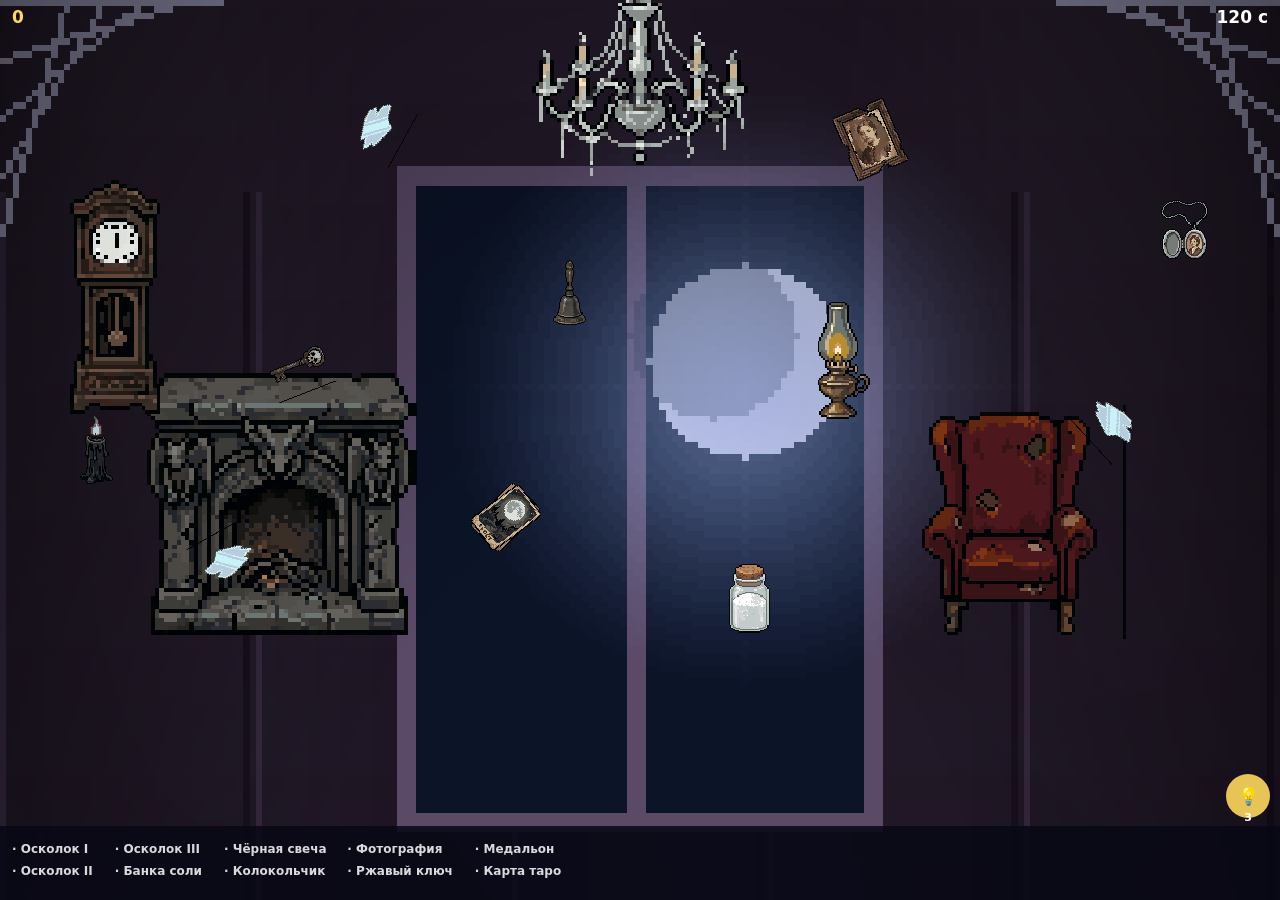
<file: games/blackwood-manor.html>
<!DOCTYPE html><html lang="ru"><head>
<meta charset="UTF-8">
<meta name="viewport" content="width=device-width, initial-scale=1, user-scalable=no">
<title>Особняк Блэквудов</title>
<style>
  :root { --ac:#e7b44c; }
  html,body{margin:0;width:100vw;height:100vh;overflow:hidden;touch-action:none;background:#000;}
  canvas{display:block;width:100%;height:100%;}
</style></head><body>
<canvas id="c"></canvas>
<script>
'use strict';
const CONFIG = {"genre":"hidden","meta":{"title":"Особняк Блэквудов"},"assets":{"manor_bg":"[data-uri]","candelabra":"[data-uri]","mirror_shard":"[data-uri]","rusty_key":"[data-uri]","locket":"[data-uri]","salt_jar":"[data-uri]","raven_feather":"[data-uri]","photo":"[data-uri]","music_box":"[data-uri]","bell":"[data-uri]","candle":"[data-uri]","tarot":"[data-uri]","lamp":"[data-uri]","fireplace":"[data-uri]","armchair":"[data-uri]","clock":"[data-uri]","chandelier":"[data-uri]"},"theme":{"accent":"#b48cff","bgTop":"#241a28","bgBottom":"#0e0a12","hudText":"#e8def4","font":"'Segoe UI', system-ui, sans-serif","labels":{"over":"СВЕЧА ДОГОРЕЛА…","win":"ДУХ УПОКОЕН!","again":"Тап — новый сеанс","scoreUnit":"очков","hint":"Найди реликвии обряда · 💡 подсказка"}},"rules":{"mode":"timed","duration":120},"hidden":{"bg":"manor_bg","clutter":0,"decor":[{"img":"fireplace","x":0.22,"y":0.56,"s":0.3},{"img":"armchair","x":0.8,"y":0.58,"s":0.26},{"img":"clock","x":0.09,"y":0.33,"s":0.26},{"img":"chandelier","x":0.5,"y":0.075,"s":0.24},{"img":"lamp","x":0.66,"y":0.4,"s":0.13}],"items":[{"id":"shard1","label":"Осколок I","img":"mirror_shard","x":0.3,"y":0.145,"r":0.034,"rot":0.5,"color":"#bfe3ff"},{"id":"shard2","label":"Осколок II","img":"mirror_shard","x":0.865,"y":0.475,"r":0.034,"rot":2.4,"color":"#bfe3ff"},{"id":"shard3","label":"Осколок III","img":"mirror_shard","x":0.175,"y":0.615,"r":0.034,"rot":4.2,"color":"#bfe3ff"},{"id":"salt_jar","label":"Банка соли","img":"salt_jar","x":0.585,"y":0.665,"r":0.038,"color":"#eef"},{"id":"candle","label":"Чёрная свеча","img":"candle","x":0.075,"y":0.5,"r":0.038,"color":"#b48cff"},{"id":"bell","label":"Колокольчик","img":"bell","x":0.445,"y":0.325,"r":0.036,"color":"#c8b070"},{"id":"photo","label":"Фотография","img":"photo","x":0.68,"y":0.155,"r":0.038,"rot":-0.4,"color":"#c8a880"},{"id":"rusty_key","label":"Ржавый ключ","img":"rusty_key","x":0.235,"y":0.415,"r":0.034,"rot":1.2,"color":"#9a8a6a"},{"id":"locket","label":"Медальон","img":"locket","x":0.925,"y":0.255,"r":0.033,"color":"#cfd4e8"},{"id":"tarot","label":"Карта таро","img":"tarot","x":0.395,"y":0.575,"r":0.036,"rot":0.8,"color":"#8a7ab8"}],"hints":3,"timeBonus":12,"combos":[{"need":["shard1","shard2","shard3"],"give":"mirror","label":"Зеркало духа собрано!"},{"need":["salt_jar","candle"],"give":"circle","label":"Соляной круг зажжён"},{"need":["bell","photo"],"give":"summon","label":"Дух Эдмунда призван"}]}};
/* ============================================================
   SHARKY GAME ENGINE — universal core (core.js)
   ------------------------------------------------------------
   Общий слой для всех мини-игр ленты Sharky:
     • canvas + DPR + resize/layout
     • игровой цикл (loop/update/render)
     • ввод: pointer (tap/swipe) + клавиатура
     • звук (beep), частицы (burst)
     • загрузка base64-ассетов
     • тематический HUD (счёт + полоса таймера) и экран Game Over
     • ПРОТОКОЛ Sharky (postMessage): принимает init/start/pause,
       шлёт ready/score/gameover; автостарт ВНЕ ленты по таймеру.

   Игра = это ядро + один МОДУЛЬ-СЦЕНА (механика, регистрируется
   через Engine.register) + объект CONFIG (тема/правила/ассеты).
   Сборщик (build.js) встраивает все три части в один .html —
   игры в Sharky крутятся в sandbox-iframe через srcdoc, поэтому
   внешние <script> и относительные ассеты недопустимы.

   ── КОНТРАКТ СЦЕНЫ ──
   Engine.register('genre', function(engine, cfg){
     return {
       init(){},          // одноразовая настройка (ассеты+геометрия готовы)
       reset(){},         // (пере)собрать игровое состояние; на каждый запуск
       layout(L){},       // пересчёт геометрии из {W,H,headerH}
       update(dt){},      // продвинуть механику (таймер ведёт ЯДРО)
       render(ctx){},     // нарисовать поле (фон/HUD/оверлей рисует ЯДРО)
       pointerDown(p){},  // p = {x,y} в пикселях canvas
       pointerUp(e){},    // e = {x,y,downX,downY,dx,dy,dist,dir}
       pointerMove(p){},
       key(k){},          // k = event.key
     };
   });

   ── API ЯДРА для сцены (engine.*) ──
     ctx, W, H, headerH, cfg, theme, rules, score   (только чтение)
     img(name) -> HTMLImageElement
     beep(freq,dur,type,vol)
     burst(x,y,opts)                  // частицы (по умолчанию — как в match3)
     addScore(n) / setScore(v)        // меняет счёт + шлёт его в ленту
     gameOver()                       // завершить забег (смерть). Таймер тоже завершает.
     rr(x,y,w,h,r) / accent()         // помощники рисования
   ============================================================ */
(function (global) {
  'use strict';

  // ── canvas / контекст ──
  let cv, ctx;
  let W = 360, H = 580, headerH = 70, dpr = 1;

  // ── конфиг / сцена ──
  let cfg = null, theme = {}, rules = {}, scene = null;

  // ── состояние забега ──
  let state = 'loading';            // loading | playing | over
  let running = false, raf = 0, last = 0;
  let score = 0, best = 0, timeLeft = 0, duration = 0, timed = false;
  let assetsReady = false, pendingStart = false, gotShell = false;
  let savedState = null;            // прогресс, присланный лентой в init (или null)

  // ── ассеты ──
  const IMG = {}; let imgTotal = 0, imgLoaded = 0;

  // ── звук ──
  let audioCtx = null;

  // ── частицы ──
  const parts = [];

  // ── ввод ──
  let downX = 0, downY = 0, hasDown = false;
  const pointers = {};        // pointerId → {x,y} точки нажатия (мультитач)
  const keys = new Set();     // зажатые клавиши (для платформеров и т.п.)
  const GAME_KEYS = [' ', 'ArrowUp', 'ArrowDown', 'ArrowLeft', 'ArrowRight'];

  /* ═══════════ CONTROLS: универсальный слой управления (CONFIG.controls) ═══════════
     Все схемы транслируются в ВИРТУАЛЬНЫЕ КЛАВИШИ → работают с любой сценой.
     controls = {
       scheme: 'joystick' | 'tapmove' | 'tapaction' | 'aim' | null(=только кнопки),
       joystick: { side:'left', radius:0.09, deadzone:0.3 },
       tapAction: 'jump',                     — что делает тап (схема tapaction)
       aim: { fire:'attack' | false },        — держишь палец/мышь = огонь в ту сторону
       buttons: [ {glyph:'▲', action:'jump'} | {glyph:'✕', key:'x'} … ]  — программируемые
     }
     Действие → клавиша: */
  const ACT2KEY = { left: 'ArrowLeft', right: 'ArrowRight', up: 'ArrowUp', down: 'ArrowDown',
    jump: ' ', attack: 'x', fire: 'x', dash: 'c', hook: 'v', slow: 'g', swap: 'q', map: 'm', bomb: 'x', undo: 'z' };
  const CTL = { axis: { x: 0, y: 0 }, aim: { x: 0, y: 0, active: false }, mouse: { x: 0, y: 0 },
    playerScreen: null, scheme: null };
  let ctlCfg = null, ctlBtns = [], joy = null, tapTarget = null, ctlHeld = {};
  function actKey(b) { return b.key || ACT2KEY[b.action] || ' '; }
  function ctlPress(key) { if (!keys.has(key)) { keys.add(key); if (scene && scene.key) scene.key(key); } }
  function ctlRelease(key) { keys.delete(key); }
  function initControls(c) {
    ctlCfg = c || null;
    if (!ctlCfg) return;
    CTL.scheme = ctlCfg.scheme || null;
    layoutCtlButtons();
  }
  function layoutCtlButtons() {
    ctlBtns = [];
    if (!ctlCfg || !ctlCfg.buttons) return;
    const r = Math.min(W, H) * 0.075, m = r * 0.7;
    for (let i = 0; i < ctlCfg.buttons.length; i++) {
      const b = ctlCfg.buttons[i];
      // свои координаты (в долях экрана) или авто-дуга справа снизу
      const x = b.x != null ? b.x * W : W - m - r - (i % 2) * (r * 2.3);
      const y = b.y != null ? b.y * H : H - m - r - Math.floor(i / 2) * (r * 2.3);
      ctlBtns.push({ x: x, y: y, r: b.r ? b.r * Math.min(W, H) : r, glyph: b.glyph || '●', key: actKey(b), id: i });
    }
  }
  function ctlDown(p) {   // true = событие съедено слоем управления
    if (!ctlCfg) return false;
    for (let i = 0; i < ctlBtns.length; i++) {
      const b = ctlBtns[i];
      if ((p.x - b.x) * (p.x - b.x) + (p.y - b.y) * (p.y - b.y) <= b.r * b.r * 1.45) {
        ctlHeld[p.id] = b.key; ctlPress(b.key); return true;
      }
    }
    const sch = CTL.scheme;
    if (sch === 'joystick') {
      const side = (ctlCfg.joystick && ctlCfg.joystick.side) || 'left';
      const inZone = side === 'any' || (side === 'left' ? p.x < W * 0.55 : p.x > W * 0.45);
      if (inZone && !joy) { joy = { id: p.id, cx: p.x, cy: p.y }; return true; }
      return false;
    }
    if (sch === 'tapmove') { tapTarget = { x: p.x, y: p.y, id: p.id }; return true; }
    if (sch === 'tapaction') {
      const key = ACT2KEY[ctlCfg.tapAction || 'jump'] || ' ';
      ctlHeld[p.id] = key; ctlPress(key); return true;
    }
    if (sch === 'aim') {
      CTL.aim.x = p.x; CTL.aim.y = p.y; CTL.aim.active = true;
      const f = ctlCfg.aim && ctlCfg.aim.fire;
      if (f !== false) { ctlHeld[p.id] = ACT2KEY[f || 'attack'] || 'x'; ctlPress(ctlHeld[p.id]); }
      return true;
    }
    return false;
  }
  function ctlMove(p) {
    CTL.mouse.x = p.x; CTL.mouse.y = p.y;
    if (!ctlCfg) return;
    if (joy && p.id === joy.id) {
      const R = ((ctlCfg.joystick && ctlCfg.joystick.radius) || 0.09) * Math.min(W, H);
      const dz = (ctlCfg.joystick && ctlCfg.joystick.deadzone) || 0.3;
      let dx = (p.x - joy.cx) / R, dy = (p.y - joy.cy) / R;
      const len = Math.hypot(dx, dy);
      if (len > 1) { dx /= len; dy /= len; }
      CTL.axis.x = dx; CTL.axis.y = dy;
      joy.dx = dx; joy.dy = dy;
      // 8-way → клавиши
      (dx < -dz ? ctlPress : ctlRelease)('ArrowLeft');
      (dx > dz ? ctlPress : ctlRelease)('ArrowRight');
      (dy < -dz ? ctlPress : ctlRelease)('ArrowUp');
      (dy > dz ? ctlPress : ctlRelease)('ArrowDown');
    }
    if (CTL.scheme === 'aim' && CTL.aim.active) { CTL.aim.x = p.x; CTL.aim.y = p.y; }
    if (CTL.scheme === 'tapmove' && tapTarget && p.id === tapTarget.id) { tapTarget.x = p.x; tapTarget.y = p.y; }
  }
  function ctlUp(p) {
    if (!ctlCfg) return false;
    let ate = false;
    if (ctlHeld[p.id]) { ctlRelease(ctlHeld[p.id]); delete ctlHeld[p.id]; ate = true; }
    if (joy && p.id === joy.id) {
      joy = null; CTL.axis.x = 0; CTL.axis.y = 0;
      ['ArrowLeft', 'ArrowRight', 'ArrowUp', 'ArrowDown'].forEach(ctlRelease);
      ate = true;
    }
    if (CTL.scheme === 'aim') { CTL.aim.active = false; ate = true; }
    if (CTL.scheme === 'tapmove' && tapTarget && p.id === tapTarget.id) { tapTarget = null; ate = true; }
    return ate;
  }
  // tap-to-move: каждый кадр сравниваем цель с экранной позицией персонажа
  // (сцена сообщает её через engine.reportPlayerScreen)
  function ctlUpdate() {
    if (!ctlCfg || CTL.scheme !== 'tapmove') return;
    if (!tapTarget || !CTL.playerScreen) {
      if (!tapTarget) { ['ArrowLeft', 'ArrowRight', 'ArrowUp', 'ArrowDown'].forEach(ctlRelease); }
      return;
    }
    const px = CTL.playerScreen.x, py = CTL.playerScreen.y;
    const dx = tapTarget.x - px, dy = tapTarget.y - py;
    const dead = Math.min(W, H) * 0.04;
    (dx < -dead ? ctlPress : ctlRelease)('ArrowLeft');
    (dx > dead ? ctlPress : ctlRelease)('ArrowRight');
    (dy < -dead * 2.2 ? ctlPress : ctlRelease)('ArrowUp');     // вверх — с большим порогом (прыжок/лестницы)
    (dy > dead * 2.2 ? ctlPress : ctlRelease)('ArrowDown');
  }
  function drawControls() {
    if (!ctlCfg) return;
    // кнопки
    for (let i = 0; i < ctlBtns.length; i++) {
      const b = ctlBtns[i];
      ctx.fillStyle = keys.has(b.key) ? 'rgba(255,255,255,0.34)' : 'rgba(255,255,255,0.15)';
      ctx.beginPath(); ctx.arc(b.x, b.y, b.r, 0, 7); ctx.fill();
      ctx.strokeStyle = 'rgba(255,255,255,0.35)'; ctx.lineWidth = 1.5; ctx.stroke();
      ctx.fillStyle = 'rgba(255,255,255,0.85)'; ctx.font = 'bold ' + Math.round(b.r * 0.8) + 'px sans-serif';
      ctx.textAlign = 'center'; ctx.textBaseline = 'middle';
      ctx.fillText(b.glyph, b.x, b.y + 1);
    }
    // джойстик
    if (CTL.scheme === 'joystick') {
      const R = ((ctlCfg.joystick && ctlCfg.joystick.radius) || 0.09) * Math.min(W, H);
      if (joy) {
        ctx.strokeStyle = 'rgba(255,255,255,0.4)'; ctx.lineWidth = 2;
        ctx.beginPath(); ctx.arc(joy.cx, joy.cy, R, 0, 7); ctx.stroke();
        ctx.fillStyle = 'rgba(255,255,255,0.35)';
        ctx.beginPath(); ctx.arc(joy.cx + (joy.dx || 0) * R, joy.cy + (joy.dy || 0) * R, R * 0.42, 0, 7); ctx.fill();
      } else {
        // подсказка-призрак в зоне
        const side = (ctlCfg.joystick && ctlCfg.joystick.side) || 'left';
        const gx = side === 'right' ? W * 0.78 : W * 0.22, gy = H * 0.82;
        ctx.strokeStyle = 'rgba(255,255,255,0.14)'; ctx.lineWidth = 2;
        ctx.beginPath(); ctx.arc(gx, gy, R, 0, 7); ctx.stroke();
        ctx.beginPath(); ctx.arc(gx, gy, R * 0.42, 0, 7); ctx.stroke();
      }
    }
    // маркер tap-to-move
    if (CTL.scheme === 'tapmove' && tapTarget) {
      ctx.strokeStyle = 'rgba(255,255,255,' + (0.5 + Math.sin(Date.now() / 130) * 0.3) + ')';
      ctx.lineWidth = 2;
      ctx.beginPath(); ctx.arc(tapTarget.x, tapTarget.y, 12, 0, 7); ctx.stroke();
      ctx.beginPath(); ctx.arc(tapTarget.x, tapTarget.y, 3, 0, 7); ctx.fill();
    }
    // прицел aim
    if (CTL.scheme === 'aim' && CTL.aim.active) {
      ctx.strokeStyle = 'rgba(255,120,120,0.85)'; ctx.lineWidth = 2;
      ctx.beginPath(); ctx.arc(CTL.aim.x, CTL.aim.y, 11, 0, 7); ctx.stroke();
      ctx.beginPath(); ctx.moveTo(CTL.aim.x - 16, CTL.aim.y); ctx.lineTo(CTL.aim.x + 16, CTL.aim.y);
      ctx.moveTo(CTL.aim.x, CTL.aim.y - 16); ctx.lineTo(CTL.aim.x, CTL.aim.y + 16); ctx.stroke();
    }
  }

  // ── объект, который получает сцена ──
  const api = {
    get ctx() { return ctx; },
    get W() { return W; },
    get H() { return H; },
    get headerH() { return headerH; },
    get cfg() { return cfg; },
    get theme() { return theme; },
    get rules() { return rules; },
    get score() { return score; },
    get timeLeft() { return timeLeft; },
    get duration() { return duration; },
    get state() { return state; },
    get keys() { return keys; },          // живой Set зажатых клавиш
    get ctl() { return CTL; },            // слой управления: axis/aim/mouse/scheme
    reportPlayerScreen: function (x, y) { CTL.playerScreen = { x: x, y: y }; },
    img: function (name) { return IMG[name]; },
    beep: beep,
    burst: burst,
    addScore: addScore,
    setScore: setScore,
    gameOver: gameOver,
    // ── сохранение прогресса (лента хранит в Supabase per user+game) ──
    saveState: function (obj) { try { savedState = obj; send({ type: 'save', value: obj }); } catch (e) {} },
    loadState: function () { return savedState; },
    resetTimer: resetTimer,
    addTime: addTime,
    rr: rr,
    accent: accent,
  };

  const Engine = {
    scenes: {},
    register: function (name, factory) { this.scenes[name] = factory; },
    boot: boot,
  };
  global.Engine = Engine;

  // Диагностика (можно дёрнуть из консоли): текущее состояние движка.
  Engine.debug = function () {
    return { state: state, running: running, assetsReady: assetsReady, pendingStart: pendingStart,
             gotShell: gotShell, imgLoaded: imgLoaded, imgTotal: imgTotal, hasScene: !!scene,
             W: W, H: H };
  };
  // Принудительный одиночный кадр (для тестов в скрытой вкладке, где rAF не тикает).
  Engine.renderOnce = function () { if (scene && assetsReady) render(); };
  Engine._ctl = CTL;   // отладка слоя управления
  Engine._keys = keys;
  // Принудительный шаг цикла ядра (управление+сцена) — тоже для тестов без rAF.
  Engine.stepOnce = function (dt) { if (scene && assetsReady) update(dt || 1 / 60); };
  // Применить сохранение и пересобрать забег (эмуляция init.save для тестов).
  Engine._testLoad = function (o) { savedState = o; if (scene && assetsReady) newRun(); };

  // ════════════════════════════════════════════ BOOT
  function boot(config) {
    cfg = config; theme = config.theme || {}; rules = config.rules || {};
    duration = rules.duration || 60;
    timed = (rules.mode || 'timed') === 'timed';
    cv = document.getElementById('c'); ctx = cv.getContext('2d');
    if (theme.accent) document.documentElement.style.setProperty('--ac', theme.accent);
    if (theme.bgBottom || theme.bgTop) document.body.style.background = theme.bgBottom || theme.bgTop;

    const factory = Engine.scenes[config.genre];
    if (!factory) { console.error('Engine: нет сцены для жанра', config.genre); return; }
    scene = factory(api, config);
    Engine._scene = scene;   // для отладки/тестов
    initControls(config.controls);

    window.addEventListener('resize', resize);
    bindInput();
    bindProtocol();
    window.addEventListener('load', function () {
      loadImages(config.assets || {});
      // Автостарт ТОЛЬКО вне Sharky. В ленте всегда приходит init -> gotShell=true.
      setTimeout(function () {
        if (!gotShell) { if (assetsReady) start(); else pendingStart = true; }
      }, 400);
    });
  }

  // ════════════════════════════════════════════ ГЕОМЕТРИЯ
  function resize() {
    dpr = Math.min(window.devicePixelRatio || 1, 2);
    W = cv.clientWidth || 360; H = cv.clientHeight || 580;
    cv.width = Math.round(W * dpr); cv.height = Math.round(H * dpr);
    ctx.setTransform(dpr, 0, 0, dpr, 0, 0);
    ctx.imageSmoothingEnabled = false;            // чёткий пиксель-арт
    headerH = Math.max(48, Math.min(96, H * 0.13));
    layoutCtlButtons();
    if (scene && scene.layout) scene.layout({ W: W, H: H, headerH: headerH });
  }

  // ════════════════════════════════════════════ АССЕТЫ
  function loadImages(map) {
    const names = Object.keys(map);
    imgTotal = names.length; imgLoaded = 0;
    if (imgTotal === 0) { onReady(); return; }
    names.forEach(function (n) {
      const im = new Image();
      im.onload = im.onerror = function () { imgLoaded++; if (imgLoaded >= imgTotal) onReady(); };
      const v = map[n];
      // поддержка готовых data-URL (jpg/webp/png) и «сырого» base64 (по умолч. png)
      im.src = (typeof v === 'string' && v.lastIndexOf('data:', 0) === 0) ? v : ('data:image/png;base64,' + v);
      IMG[n] = im;
    });
  }
  function onReady() {
    resize();
    try {
      if (scene.init) scene.init();
      newRun();
    } catch (e) { console.error('Engine onReady scene error:', e); }
    assetsReady = true;
    try { const v = getComputedStyle(document.documentElement).getPropertyValue('--ac').trim(); if (v) theme.accent = v; } catch (e) {}
    send({ type: 'ready' });
    if (pendingStart) start();
  }

  // ════════════════════════════════════════════ ЖИЗНЕННЫЙ ЦИКЛ
  function newRun() {
    score = 0; timeLeft = duration; state = 'playing'; parts.length = 0; overLabel = null;
    if (scene.reset) scene.reset();
    send({ type: 'score', value: 0 });
  }
  function start() {
    if (!assetsReady) { pendingStart = true; return; }
    if (running) return;
    running = true; last = performance.now();
    if (audioCtx && audioCtx.state !== 'running') audioCtx.resume();
    raf = requestAnimationFrame(loop);
  }
  function pause() {
    running = false; cancelAnimationFrame(raf);
    if (audioCtx && audioCtx.state === 'running') audioCtx.suspend();
  }
  function restart() {
    if (audioCtx && audioCtx.state !== 'running') audioCtx.resume();
    newRun();
  }
  function loop(t) {
    if (!running) return;
    const dt = Math.min((t - last) / 1000, 0.05); last = t;
    try { update(dt); render(); }
    catch (e) { running = false; console.error('Engine loop error:', e); return; }
    raf = requestAnimationFrame(loop);
  }
  function update(dt) {
    if (state === 'playing') {
      ctlUpdate();                                   // tap-to-move → клавиши
      if (timed) { timeLeft -= dt; if (timeLeft <= 0) { timeLeft = 0; gameOver(); } }
      if (scene.update) scene.update(dt);
    }
    updateParts(dt);
  }
  let overLabel = null;   // надпись на экране конца (переопределяет labels.over, напр. «ПОБЕДА»)
  function gameOver(opts) {
    if (state === 'over') return;
    overLabel = (opts && opts.label) || null;
    state = 'over';
    send({ type: 'gameover', value: score });
  }
  // Сброс таймера раунда (для пораундовых игр). Без аргумента — на полную длительность.
  function resetTimer(sec) { if (sec) duration = sec; timeLeft = duration; }
  // Добавить/отнять время (штрафы и бонусы времени)
  function addTime(sec) { timeLeft = Math.max(0.01, Math.min(duration, timeLeft + sec)); }

  // ════════════════════════════════════════════ СЧЁТ
  function addScore(n) { setScore(score + n); }
  function setScore(v) {
    score = v; if (score > best) best = score;
    send({ type: 'score', value: score });
  }

  // ════════════════════════════════════════════ РЕНДЕР
  function render() {
    drawBg();
    if (scene.render) scene.render(ctx);
    drawParts();
    if (scene.hud) scene.hud(ctx); else drawHUD();
    drawControls();                                  // джойстик/кнопки/прицел поверх HUD
    if (state === 'over') drawOver();
  }
  function drawBg() {
    const bg = theme.bgImage && IMG[theme.bgImage];
    if (bg && bg.complete && bg.naturalWidth) {
      // по ширине экрана, верх закреплён наверху, низ обрезается
      const dh = bg.naturalHeight * (W / bg.naturalWidth);
      ctx.drawImage(bg, 0, 0, W, dh);
      if (dh < H) { ctx.fillStyle = theme.bgBottom || '#111'; ctx.fillRect(0, dh, W, H - dh); }
    } else {
      const g = ctx.createLinearGradient(0, 0, 0, H);
      g.addColorStop(0, theme.bgTop || '#222'); g.addColorStop(1, theme.bgBottom || '#111');
      ctx.fillStyle = g; ctx.fillRect(0, 0, W, H);
    }
  }
  function drawHUD() {
    ctx.textBaseline = 'middle';
    const cy = headerH / 2;
    const font = theme.font || "Georgia, serif";
    let textX = 16;
    const ico = theme.hudIcon && IMG[theme.hudIcon];
    if (ico && ico.complete) {
      const ic = Math.min(34, headerH * 0.5);
      ctx.drawImage(ico, 12, cy - ic / 2, ic, ic);
      textX = 16 + ic;
    }
    ctx.fillStyle = theme.hudText || '#f4e3b0';
    ctx.font = 'bold ' + Math.round(headerH * 0.34) + 'px ' + font;
    ctx.textAlign = 'left'; ctx.fillText(String(score), textX, cy);
    if (timed) {
      const bx = W * 0.46, bw = W - bx - 14, by = cy - 7, bh = 14;
      ctx.fillStyle = 'rgba(0,0,0,0.4)'; rr(bx, by, bw, bh, 7); ctx.fill();
      const frac = Math.max(0, timeLeft / duration);
      ctx.fillStyle = accent(); rr(bx, by, Math.max(2, bw * frac), bh, 7); ctx.fill();
      ctx.strokeStyle = 'rgba(244,227,176,0.6)'; ctx.lineWidth = 1.5; rr(bx, by, bw, bh, 7); ctx.stroke();
      ctx.fillStyle = '#fff'; ctx.font = 'bold 12px ' + font; ctx.textAlign = 'center';
      ctx.fillText(Math.ceil(timeLeft) + '', bx + bw / 2, by + bh / 2);
    }
  }
  function drawOver() {
    const L = theme.labels || {};
    ctx.fillStyle = 'rgba(10,7,4,0.78)'; ctx.fillRect(0, 0, W, H);
    ctx.textAlign = 'center'; ctx.textBaseline = 'middle';
    const font = theme.font || "Georgia, serif";
    ctx.fillStyle = accent(); ctx.font = 'bold ' + Math.round(W * 0.085) + 'px ' + font;
    ctx.fillText(overLabel || L.over || 'GAME OVER', W / 2, H * 0.4);
    ctx.fillStyle = theme.hudText || '#f4e3b0'; ctx.font = 'bold ' + Math.round(W * 0.13) + 'px ' + font;
    ctx.fillText(String(score), W / 2, H * 0.52);
    ctx.fillStyle = 'rgba(255,255,255,0.8)'; ctx.font = Math.round(W * 0.045) + 'px ' + font;
    ctx.fillText(L.scoreUnit || 'points', W / 2, H * 0.585);
    ctx.fillStyle = '#fff'; ctx.font = Math.round(W * 0.05) + 'px ' + font;
    ctx.fillText(L.again || 'Tap to play again', W / 2, H * 0.7);
  }
  function rr(x, y, w, h, r) {
    ctx.beginPath(); ctx.moveTo(x + r, y);
    ctx.arcTo(x + w, y, x + w, y + h, r); ctx.arcTo(x + w, y + h, x, y + h, r);
    ctx.arcTo(x, y + h, x, y, r); ctx.arcTo(x, y, x + w, y, r); ctx.closePath();
  }
  function accent() { return theme.accent || '#e7b44c'; }

  // ════════════════════════════════════════════ ЧАСТИЦЫ
  function burst(x, y, o) {
    o = o || {};
    if (parts.length > 140) return;
    const count = o.count || 4, col = o.color || accent(), g = (o.gravity == null ? 300 : o.gravity);
    for (let i = 0; i < count; i++) {
      const a = Math.random() * Math.PI * 2, sp = 40 + Math.random() * 120;
      parts.push({ x: x, y: y, vx: Math.cos(a) * sp, vy: Math.sin(a) * sp - 40,
                   life: 0.5 + Math.random() * 0.3, t: 0, s: 2 + Math.random() * 3, g: g, col: col });
    }
  }
  function updateParts(dt) {
    for (let i = parts.length - 1; i >= 0; i--) {
      const p = parts[i]; p.t += dt; if (p.t >= p.life) { parts.splice(i, 1); continue; }
      p.vy += p.g * dt; p.x += p.vx * dt; p.y += p.vy * dt;
    }
  }
  function drawParts() {
    for (let i = 0; i < parts.length; i++) {
      const p = parts[i], a = Math.max(0, 1 - p.t / p.life);
      ctx.globalAlpha = a; ctx.fillStyle = p.col;
      ctx.fillRect(p.x - p.s / 2, p.y - p.s / 2, p.s, p.s);
    }
    ctx.globalAlpha = 1;
  }

  // ════════════════════════════════════════════ ЗВУК (после первого тапа)
  function ensureAudio() {
    if (!audioCtx) { try { audioCtx = new (window.AudioContext || window.webkitAudioContext)(); } catch (e) {} }
  }
  function beep(freq, dur, wtype, vol) {
    if (!audioCtx || audioCtx.state !== 'running') return;
    const t = audioCtx.currentTime;
    const o = audioCtx.createOscillator(), g = audioCtx.createGain();
    o.type = wtype || 'square'; o.frequency.value = freq;
    g.gain.setValueAtTime(0.0001, t);
    g.gain.linearRampToValueAtTime(Math.min(vol || 0.15, 0.6), t + 0.01);
    g.gain.exponentialRampToValueAtTime(0.0001, t + dur);
    o.connect(g).connect(audioCtx.destination);
    o.start(t); o.stop(t + dur + 0.03);
  }

  // ════════════════════════════════════════════ ВВОД
  function localPt(e) {
    const r = cv.getBoundingClientRect();
    return { x: e.clientX - r.left, y: e.clientY - r.top };
  }
  function bindInput() {
    cv.addEventListener('pointerdown', function (e) {
      ensureAudio(); if (audioCtx && audioCtx.state !== 'running') audioCtx.resume();
      if (state === 'over') { restart(); return; }
      const p = localPt(e); p.id = e.pointerId;
      pointers[e.pointerId] = { x: p.x, y: p.y };
      downX = p.x; downY = p.y; hasDown = true;   // совместимость со сценами без мультитача
      if (ctlDown(p)) return;                     // съедено слоем управления
      if (scene.pointerDown) scene.pointerDown(p);
    });
    cv.addEventListener('pointerup', function (e) { endPointer(e, false); });
    cv.addEventListener('pointercancel', function (e) { endPointer(e, true); });
    cv.addEventListener('pointermove', function (e) {
      const p = localPt(e); p.id = e.pointerId;
      ctlMove(p);
      if (scene.pointerMove) scene.pointerMove(p);
    });
    window.addEventListener('keydown', function (e) {
      if (GAME_KEYS.indexOf(e.key) !== -1) e.preventDefault();
      keys.add(e.key);
      if (scene.key) scene.key(e.key);
    });
    window.addEventListener('keyup', function (e) { keys.delete(e.key); });
    window.addEventListener('blur', function () { keys.clear(); });
  }
  function endPointer(e, cancelled) {
    const start = pointers[e.pointerId]; delete pointers[e.pointerId];
    if (state === 'over') { hasDown = false; return; }
    const p = localPt(e);
    if (ctlUp({ x: p.x, y: p.y, id: e.pointerId })) { hasDown = false; return; }
    const sx = start ? start.x : downX, sy = start ? start.y : downY;
    const dx = p.x - sx, dy = p.y - sy, dist = Math.sqrt(dx * dx + dy * dy);
    const dir = Math.abs(dx) > Math.abs(dy) ? (dx > 0 ? 'right' : 'left') : (dy > 0 ? 'down' : 'up');
    if (scene.pointerUp) scene.pointerUp({ x: p.x, y: p.y, id: e.pointerId, downX: sx, downY: sy,
      dx: dx, dy: dy, dist: dist, dir: dir, had: hasDown, cancelled: !!cancelled });
    hasDown = false;
  }

  // ════════════════════════════════════════════ ПРОТОКОЛ SHARKY
  function send(m) { try { parent.postMessage(m, '*'); } catch (e) {} }
  function bindProtocol() {
    window.addEventListener('message', function (e) {
      const d = e.data || {};
      if (d.type === 'init') {
        gotShell = true;
        if (d.accent) { theme.accent = d.accent; document.documentElement.style.setProperty('--ac', d.accent); }
        // прогресс из ленты: применяем ДО старта (сцена читает engine.loadState() в reset)
        if (d.save !== undefined && d.save !== null) { savedState = d.save; if (assetsReady && !running) newRun(); }
      } else if (d.type === 'start') { gotShell = true; start(); }
      else if (d.type === 'pause') { gotShell = true; pause(); }
    });
  }

})(typeof window !== 'undefined' ? window : this);

/* ============================================================
   СЦЕНА: hidden (hidden.js) — поиск предметов
   ------------------------------------------------------------
   Статичная сцена (фон-картинка или процедурная «куча хлама»),
   список целей, тап по зоне предмета. Таймер, подсказки с лимитом,
   комбинирование найденных предметов по рецептам (даёт бонус-цель).

   CONFIG.hidden = {
     bg: имя-ассета | null (процедурный хлам),
     clutter: 60,                        — сколько мусорных фигур
     decor:[{img,x,y,s,rot}],            — картинки-декорации поверх фона (s — доля min(W,H))
     items:[{id,label,x,y,r,color,img,scale,rot}],  — цели (x,y,r в долях экрана; img — спрайт)
     hints: 3,                           — запас подсказок
     combos:[{need:['a','b'], give:'ab', label}],  — крафт из находок
     timeBonus: 10                       — очки за сек остатка
   }
   rules.mode='timed' + duration — таймер уровня ведёт ядро.
   ============================================================ */
Engine.register('hidden', function (engine, cfg) {
  'use strict';
  const HC = cfg.hidden || {};
  const ITEMS = HC.items || [];
  const COMBOS = HC.combos || [];
  const FONT = (cfg.theme && cfg.theme.font) || 'sans-serif';

  let W = 360, H = 640;
  let found = {}, hintsLeft = 0, hintFx = null, clutter = [], inv = [];
  let seed = 1;
  function rnd() { seed = (seed * 1103515245 + 12345) & 0x7fffffff; return seed / 0x7fffffff; }

  function remaining() { return ITEMS.filter(i => !found[i.id]); }
  function tryCombos() {
    for (let i = 0; i < COMBOS.length; i++) {
      const c = COMBOS[i];
      if (found['c:' + i]) continue;
      if (c.need.every(id => inv.indexOf(id) !== -1)) {
        found['c:' + i] = true;
        engine.addScore(150);
        (function (lbl) { toastT = 2; toastText = '🔧 ' + (lbl || 'Комбинация!'); })(c.label);
        engine.beep(700, 0.15, 'triangle', 0.15);
      }
    }
  }
  let toastT = 0, toastText = '';

  return {
    init: function () {},
    reset: function () {
      found = {}; inv = []; hintsLeft = HC.hints || 3; hintFx = null;
      seed = 12345; clutter = [];
      for (let i = 0; i < (HC.clutter || 50); i++)
        clutter.push({ x: rnd(), y: 0.12 + rnd() * 0.6, r: 8 + rnd() * 22, hue: (rnd() * 360) | 0, rot: rnd() * 6.28, kind: (rnd() * 3) | 0 });
    },
    layout: function (L) { W = L.W; H = L.H; },
    update: function (dt) {
      if (hintFx) { hintFx.t -= dt; if (hintFx.t <= 0) hintFx = null; }
      if (toastT > 0) toastT -= dt;
      if (remaining().length === 0 && engine.state === 'playing') {
        engine.addScore(Math.ceil(engine.timeLeft) * (HC.timeBonus || 10));
        engine.gameOver({ label: (cfg.theme.labels && cfg.theme.labels.win) || 'ВСЁ НАЙДЕНО!' });
      }
    },

    render: function (ctx) {
      const bg = HC.bg && engine.img(HC.bg);
      if (bg && bg.complete && bg.naturalWidth) {
        const sc = Math.max(W / bg.naturalWidth, H / bg.naturalHeight);
        ctx.drawImage(bg, 0, 0, bg.naturalWidth * sc, bg.naturalHeight * sc);
      } else {
        // процедурная куча хлама
        for (let i = 0; i < clutter.length; i++) {
          const c = clutter[i];
          ctx.save(); ctx.translate(c.x * W, c.y * H); ctx.rotate(c.rot);
          ctx.fillStyle = 'hsl(' + c.hue + ',35%,' + (30 + (i % 4) * 8) + '%)';
          if (c.kind === 0) ctx.fillRect(-c.r, -c.r * 0.6, c.r * 2, c.r * 1.2);
          else if (c.kind === 1) { ctx.beginPath(); ctx.arc(0, 0, c.r, 0, 7); ctx.fill(); }
          else { ctx.beginPath(); ctx.moveTo(0, -c.r); ctx.lineTo(c.r, c.r); ctx.lineTo(-c.r, c.r); ctx.closePath(); ctx.fill(); }
          ctx.restore();
        }
      }
      // декорации-картинки поверх фона (data-gated: HC.decor)
      const DEC = HC.decor || [];
      for (let i = 0; i < DEC.length; i++) {
        const d = DEC[i], im = engine.img(d.img);
        if (!(im && im.complete && im.naturalWidth)) continue;
        const s = (d.s || 0.18) * Math.min(W, H), sw = s, sh = s * (im.naturalHeight / im.naturalWidth);
        ctx.save(); ctx.translate(d.x * W, d.y * H); if (d.rot) ctx.rotate(d.rot);
        ctx.imageSmoothingEnabled = false;
        ctx.drawImage(im, -sw / 2, -sh / 2, sw, sh);
        ctx.restore();
      }
      // цели (ненайденные — картинка/фигура среди хлама, найденные — галочка)
      for (let i = 0; i < ITEMS.length; i++) {
        const it = ITEMS[i], x = it.x * W, y = it.y * H, r = (it.r || 0.045) * Math.min(W, H);
        if (found[it.id]) {
          ctx.strokeStyle = 'rgba(120,255,140,0.9)'; ctx.lineWidth = 3;
          ctx.beginPath(); ctx.arc(x, y, r, 0, 7); ctx.stroke();
          ctx.fillStyle = 'rgba(120,255,140,0.9)'; ctx.font = 'bold ' + Math.round(r) + 'px sans-serif';
          ctx.textAlign = 'center'; ctx.textBaseline = 'middle'; ctx.fillText('✓', x, y);
        } else {
          const im = it.img && engine.img(it.img);
          if (im && im.complete && im.naturalWidth) {
            const s = r * 2 * (it.scale || 1);
            ctx.save(); ctx.translate(x, y); if (it.rot) ctx.rotate(it.rot);
            ctx.imageSmoothingEnabled = false;
            ctx.drawImage(im, -s / 2, -s / 2, s, s);
            ctx.restore();
          } else {
            ctx.fillStyle = it.color || 'hsl(' + ((i * 77) % 360) + ',70%,60%)';
            ctx.save(); ctx.translate(x, y); ctx.rotate(i);
            ctx.fillRect(-r * 0.5, -r * 0.5, r, r);
            ctx.restore();
          }
        }
      }
      // подсказка: пульсирующее кольцо
      if (hintFx) {
        const it = hintFx.it, x = it.x * W, y = it.y * H;
        ctx.strokeStyle = 'rgba(255,215,94,' + (0.4 + Math.sin(Date.now() / 120) * 0.3) + ')';
        ctx.lineWidth = 4;
        ctx.beginPath(); ctx.arc(x, y, (it.r || 0.045) * Math.min(W, H) + 10, 0, 7); ctx.stroke();
      }
      if (toastT > 0) {
        ctx.fillStyle = 'rgba(0,0,0,0.7)'; engine.rr(W / 2 - 90, H * 0.4, 180, 30, 15); ctx.fill();
        ctx.fillStyle = '#ffe9a0'; ctx.font = 'bold 13px ' + FONT; ctx.textAlign = 'center'; ctx.textBaseline = 'middle';
        ctx.fillText(toastText, W / 2, H * 0.4 + 16);
      }
    },

    hud: function (ctx) {
      // список целей внизу + таймер + кнопка подсказки
      const rem = remaining();
      ctx.fillStyle = 'rgba(8,8,20,0.85)'; ctx.fillRect(0, H - 74, W, 74);
      ctx.font = 'bold 12px ' + FONT; ctx.textAlign = 'left'; ctx.textBaseline = 'middle';
      let lx = 12;
      for (let i = 0; i < ITEMS.length; i++) {
        const it = ITEMS[i];
        ctx.fillStyle = found[it.id] ? 'rgba(120,255,140,0.85)' : 'rgba(255,255,255,0.85)';
        const t2 = (found[it.id] ? '✓ ' : '· ') + it.label;
        ctx.fillText(t2, lx, H - 50 + (i % 2) * 22);
        if (i % 2 === 1) lx += ctx.measureText(t2).width + 22;
      }
      // таймер
      ctx.fillStyle = engine.timeLeft < 10 ? '#e0533d' : '#fff';
      ctx.font = 'bold 17px ' + FONT; ctx.textAlign = 'right'; ctx.textBaseline = 'top';
      ctx.fillText(Math.ceil(engine.timeLeft) + ' с', W - 12, 10);
      // счёт
      ctx.fillStyle = '#ffd75e'; ctx.textAlign = 'left'; ctx.fillText(String(engine.score), 12, 10);
      // подсказка
      ctx.fillStyle = hintsLeft > 0 ? 'rgba(255,215,94,0.9)' : 'rgba(120,120,120,0.6)';
      ctx.beginPath(); ctx.arc(W - 32, H - 104, 22, 0, 7); ctx.fill();
      ctx.fillStyle = '#222'; ctx.font = 'bold 17px sans-serif'; ctx.textAlign = 'center'; ctx.textBaseline = 'middle';
      ctx.fillText('💡' , W - 32, H - 103);
      ctx.font = 'bold 11px ' + FONT; ctx.fillStyle = '#fff';
      ctx.fillText(String(hintsLeft), W - 32, H - 82);
    },

    pointerDown: function (p) {
      // подсказка
      if (Math.hypot(p.x - (W - 32), p.y - (H - 104)) < 26) {
        const rem = remaining();
        if (hintsLeft > 0 && rem.length) {
          hintsLeft--;
          hintFx = { it: rem[(Math.random() * rem.length) | 0], t: 2.5 };
          engine.beep(600, 0.1, 'triangle', 0.1);
        }
        return;
      }
      // тап по цели
      const rem = remaining();
      for (let i = 0; i < rem.length; i++) {
        const it = rem[i], x = it.x * W, y = it.y * H, r = (it.r || 0.045) * Math.min(W, H) + 12;
        if (Math.hypot(p.x - x, p.y - y) <= r) {
          found[it.id] = true; inv.push(it.id);
          engine.addScore(50);
          engine.burst(x, y, { count: 10, color: '#ffe08a' });
          engine.beep(760, 0.08, 'triangle', 0.12);
          tryCombos();
          return;
        }
      }
      engine.beep(160, 0.08, 'sine', 0.08);   // промах
    },

    _state: function () {
      return { total: ITEMS.length, found: Object.keys(found).filter(k => k.slice(0, 2) !== 'c:').length,
        hintsLeft: hintsLeft, inv: inv.slice(), combosDone: Object.keys(found).filter(k => k.slice(0, 2) === 'c:').length };
    },
  };
});

Engine.boot(CONFIG);
</script></body></html>
</file>
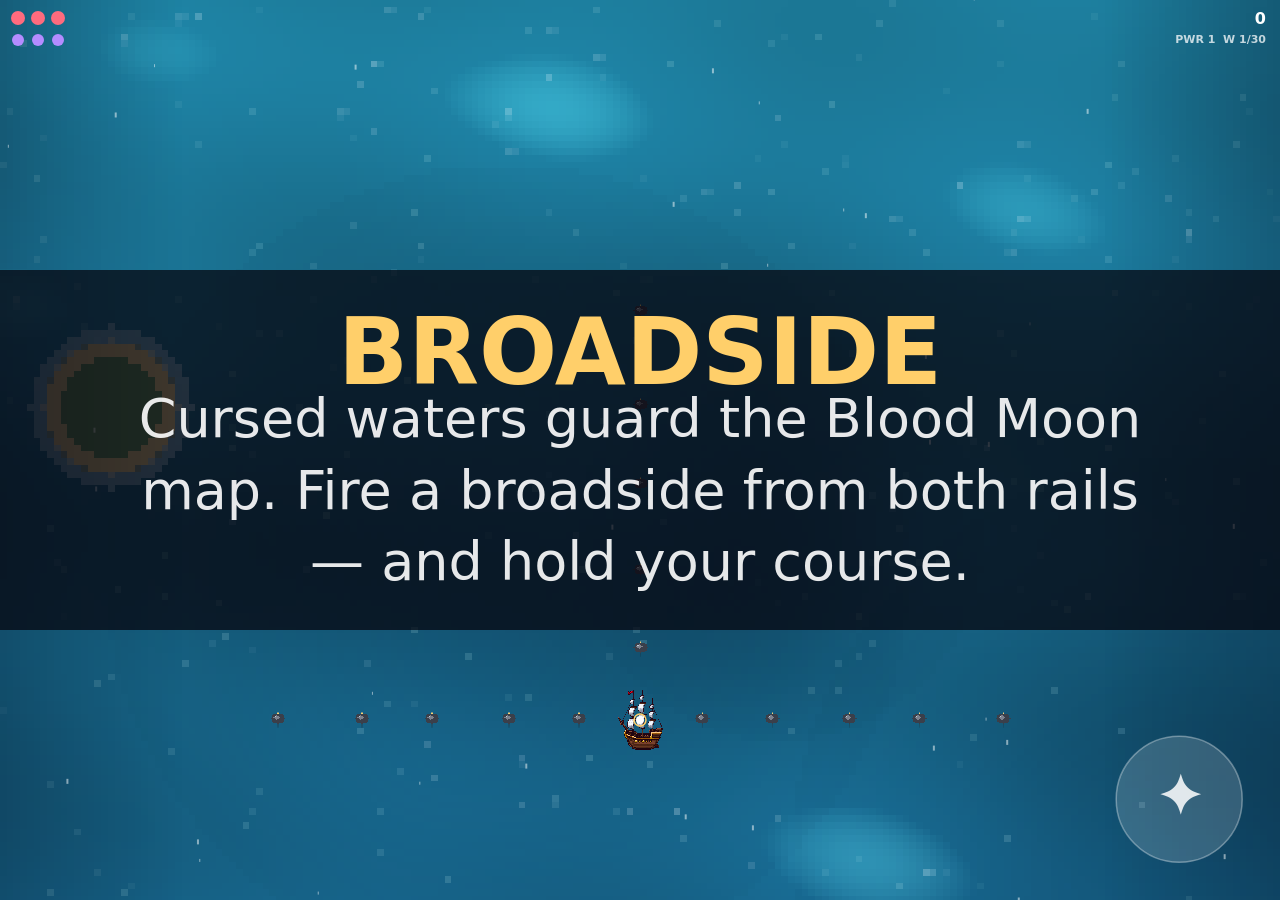
<file: games/broadside.html>
<!DOCTYPE html><html lang="ru"><head>
<meta charset="UTF-8">
<meta name="viewport" content="width=device-width, initial-scale=1, user-scalable=no">
<title>Broadside</title>
<style>
  :root { --ac:#e7b44c; }
  html,body{margin:0;width:100vw;height:100vh;overflow:hidden;touch-action:none;background:#000;}
  canvas{display:block;width:100%;height:100%;}
</style></head><body>
<canvas id="c"></canvas>
<script>
'use strict';
const CONFIG = {"genre":"shmup","meta":{"title":"Broadside"},"assets":{"bs_sea":"[data-uri]","bs_ball":"[data-uri]","ship":"[data-uri]","e_sloop":"[data-uri]","e_gunboat":"[data-uri]","e_canoe":"[data-uri]","e_fire":"[data-uri]","e_ghost":"[data-uri]","e_mine":"[data-uri]","e_serpent":"[data-uri]","e_crab":"[data-uri]","b_wreck":"[data-uri]","b_frigate":"[data-uri]","b_kraken":"[data-uri]","b_ironclad":"[data-uri]","b_leviathan":"[data-uri]"},"theme":{"accent":"#ffcf6a","bgTop":"#0e3a52","bgBottom":"#06283c","bgImage":"bs_sea","font":"'Segoe UI', system-ui, sans-serif","labels":{"over":"SUNK!","win":"THE BLOOD MOON MAP IS YOURS!","again":"Tap to set sail again","scoreUnit":"doubloons","hint":"Drag to steer · cannons fire BOTH sides · ✦ grapeshot","defeated":"sunk","levelWord":"WAVE","lvlShort":"W"}},"rules":{"mode":"untimed"},"shmup":{"mode":"levels","levelCount":30,"bossEvery":5,"scroll":{"speed":60,"stars":true},"player":{"w":30,"h":40,"speed":300,"hp":3,"bombs":3,"hitboxR":4,"color":"#ffcf6a","img":"ship","imgScale":1.5},"weapon":{"cooldown":0.16,"shotSpeed":470,"bulletImg":"bs_ball","bulletSize":16,"sides":true,"sideMax":3,"sideSpeed":420,"levels":[{"count":1,"spread":0,"dmg":1},{"count":2,"spread":0.12,"dmg":1},{"count":3,"spread":0.26,"dmg":1},{"count":4,"spread":0.4,"dmg":1.5},{"count":5,"spread":0.56,"dmg":2}]},"intro":["BROADSIDE","Cursed waters guard the Blood Moon map. Fire a broadside from both rails — and hold your course."],"pool":["sloop","gunboat","canoe","fire","ghost","mine","serpent","crab"],"enemies":{"sloop":{"w":30,"h":32,"hp":2,"speed":72,"color":"#c9b48a","move":"straight","img":"e_sloop","imgScale":1.55,"score":40,"drop":"up","dropChance":0.1},"gunboat":{"w":34,"h":32,"hp":3,"speed":46,"color":"#8a6a4a","move":"hover","img":"e_gunboat","imgScale":1.55,"gun":{"cooldown":1.6,"speed":155,"aim":"down"},"score":80,"drop":"bomb","dropChance":0.14},"canoe":{"w":24,"h":30,"hp":1,"speed":96,"color":"#7a5a3a","move":"dive","img":"e_canoe","imgScale":1.5,"score":55,"drop":"up","dropChance":0.1},"fire":{"w":28,"h":32,"hp":2,"speed":82,"color":"#e0662e","move":"dive","img":"e_fire","imgScale":1.55,"score":70},"ghost":{"w":28,"h":32,"hp":3,"speed":52,"color":"#9fe6d0","move":"sine","img":"e_ghost","imgScale":1.55,"gun":{"cooldown":1.9,"speed":165,"aim":"player"},"score":90,"drop":"heart","dropChance":0.08},"mine":{"w":24,"h":24,"hp":1,"speed":40,"color":"#2c2f38","move":"straight","img":"e_mine","imgScale":1.5,"score":35},"serpent":{"w":30,"h":32,"hp":4,"speed":46,"color":"#4aa06a","move":"sine","img":"e_serpent","imgScale":1.6,"gun":{"cooldown":1.8,"speed":155,"aim":"spread3"},"score":110},"crab":{"w":34,"h":30,"hp":5,"speed":36,"color":"#e07a3a","move":"hover","img":"e_crab","imgScale":1.6,"score":130,"drop":"up","dropChance":0.12},"b_capt":{"w":66,"h":66,"hp":60,"speed":24,"color":"#8a6a4a","move":"hover","img":"b_frigate","imgScale":1.5,"gun":{"cooldown":1,"speed":155,"aim":"spread3"},"score":900,"drop":"heart","dropChance":1},"b_ghostship":{"w":66,"h":64,"hp":85,"speed":28,"color":"#8fd6c0","move":"hover","img":"b_wreck","imgScale":1.5,"gun":{"cooldown":0.8,"speed":165,"aim":"player"},"score":1100,"drop":"heart","dropChance":1},"b_ironclad":{"w":72,"h":66,"hp":120,"speed":20,"color":"#6a707c","move":"hover","img":"b_ironclad","imgScale":1.5,"gun":{"cooldown":0.7,"speed":175,"aim":"down"},"score":1400,"drop":"bomb","dropChance":1},"b_serpking":{"w":64,"h":66,"hp":150,"speed":30,"color":"#4aa06a","move":"hover","img":"e_serpent","imgScale":2.4,"gun":{"cooldown":0.7,"speed":170,"aim":"spread3"},"score":1700,"drop":"heart","dropChance":1},"b_kraken":{"w":78,"h":74,"hp":200,"speed":18,"color":"#7a4a8a","move":"hover","img":"b_kraken","imgScale":1.6,"gun":{"cooldown":0.6,"speed":175,"aim":"spread3"},"score":2200,"drop":"bomb","dropChance":1},"b_leviathan":{"w":84,"h":80,"hp":280,"speed":16,"color":"#3a6a8a","move":"hover","img":"b_leviathan","imgScale":1.6,"gun":{"cooldown":0.55,"speed":185,"aim":"player"},"score":5000,"drop":"heart","dropChance":1}},"bosses":[{"enemy":"b_capt","name":"CAPTAIN BLACKBEARD","story":"His frigate has not missed a shot in thirty years. The first seal is his.","win":"Blackbeard yields the helm. The first seal is broken."},{"enemy":"b_ghostship","name":"THE GHOST GALLEON","story":"A crew of the dead rows through the fog and will not sink.","win":"The fog lifts. The ghosts find rest on the seabed."},{"enemy":"b_ironclad","name":"IRONSIDES","story":"An iron behemoth — neither cannonball nor boarding will crack it.","win":"Her seams split — Ironsides went down in the boiling foam."},{"enemy":"b_serpking","name":"THE SERPENT KING","story":"A sea serpent a mile long coils around ships and drags them under.","win":"The coils loosen. The serpent slinks back to the deep."},{"enemy":"b_kraken","name":"THE KRAKEN","story":"Eight tentacles raise the darkness itself from the abyss.","win":"The Kraken retreats into the depths. Six seals fallen."},{"enemy":"b_leviathan","name":"LEVIATHAN OF THE BLOOD MOON","story":"The last guardian — the one drawn at the edge of every map.","win":"Leviathan is cast down. The Blood Moon map is yours, Captain!"}]}};
/* ============================================================
   SHARKY GAME ENGINE — universal core (core.js)
   ------------------------------------------------------------
   Общий слой для всех мини-игр ленты Sharky:
     • canvas + DPR + resize/layout
     • игровой цикл (loop/update/render)
     • ввод: pointer (tap/swipe) + клавиатура
     • звук (beep), частицы (burst)
     • загрузка base64-ассетов
     • тематический HUD (счёт + полоса таймера) и экран Game Over
     • ПРОТОКОЛ Sharky (postMessage): принимает init/start/pause,
       шлёт ready/score/gameover; автостарт ВНЕ ленты по таймеру.

   Игра = это ядро + один МОДУЛЬ-СЦЕНА (механика, регистрируется
   через Engine.register) + объект CONFIG (тема/правила/ассеты).
   Сборщик (build.js) встраивает все три части в один .html —
   игры в Sharky крутятся в sandbox-iframe через srcdoc, поэтому
   внешние <script> и относительные ассеты недопустимы.

   ── КОНТРАКТ СЦЕНЫ ──
   Engine.register('genre', function(engine, cfg){
     return {
       init(){},          // одноразовая настройка (ассеты+геометрия готовы)
       reset(){},         // (пере)собрать игровое состояние; на каждый запуск
       layout(L){},       // пересчёт геометрии из {W,H,headerH}
       update(dt){},      // продвинуть механику (таймер ведёт ЯДРО)
       render(ctx){},     // нарисовать поле (фон/HUD/оверлей рисует ЯДРО)
       pointerDown(p){},  // p = {x,y} в пикселях canvas
       pointerUp(e){},    // e = {x,y,downX,downY,dx,dy,dist,dir}
       pointerMove(p){},
       key(k){},          // k = event.key
     };
   });

   ── API ЯДРА для сцены (engine.*) ──
     ctx, W, H, headerH, cfg, theme, rules, score   (только чтение)
     img(name) -> HTMLImageElement
     beep(freq,dur,type,vol)
     burst(x,y,opts)                  // частицы (по умолчанию — как в match3)
     addScore(n) / setScore(v)        // меняет счёт + шлёт его в ленту
     gameOver()                       // завершить забег (смерть). Таймер тоже завершает.
     rr(x,y,w,h,r) / accent()         // помощники рисования
   ============================================================ */
(function (global) {
  'use strict';

  // ── canvas / контекст ──
  let cv, ctx;
  let W = 360, H = 580, headerH = 70, dpr = 1;

  // ── конфиг / сцена ──
  let cfg = null, theme = {}, rules = {}, scene = null;

  // ── состояние забега ──
  let state = 'loading';            // loading | playing | over
  let running = false, raf = 0, last = 0;
  let score = 0, best = 0, timeLeft = 0, duration = 0, timed = false;
  let assetsReady = false, pendingStart = false, gotShell = false;
  let savedState = null;            // прогресс, присланный лентой в init (или null)

  // ── ассеты ──
  const IMG = {}; let imgTotal = 0, imgLoaded = 0;

  // ── звук ──
  let audioCtx = null;

  // ── частицы ──
  const parts = [];

  // ── ввод ──
  let downX = 0, downY = 0, hasDown = false;
  const pointers = {};        // pointerId → {x,y} точки нажатия (мультитач)
  const keys = new Set();     // зажатые клавиши (для платформеров и т.п.)
  const GAME_KEYS = [' ', 'ArrowUp', 'ArrowDown', 'ArrowLeft', 'ArrowRight'];

  /* ═══════════ CONTROLS: универсальный слой управления (CONFIG.controls) ═══════════
     Все схемы транслируются в ВИРТУАЛЬНЫЕ КЛАВИШИ → работают с любой сценой.
     controls = {
       scheme: 'joystick' | 'tapmove' | 'tapaction' | 'aim' | null(=только кнопки),
       joystick: { side:'left', radius:0.09, deadzone:0.3 },
       tapAction: 'jump',                     — что делает тап (схема tapaction)
       aim: { fire:'attack' | false },        — держишь палец/мышь = огонь в ту сторону
       buttons: [ {glyph:'▲', action:'jump'} | {glyph:'✕', key:'x'} … ]  — программируемые
     }
     Действие → клавиша: */
  const ACT2KEY = { left: 'ArrowLeft', right: 'ArrowRight', up: 'ArrowUp', down: 'ArrowDown',
    jump: ' ', attack: 'x', fire: 'x', dash: 'c', hook: 'v', slow: 'g', swap: 'q', map: 'm', bomb: 'x', undo: 'z' };
  const CTL = { axis: { x: 0, y: 0 }, aim: { x: 0, y: 0, active: false }, mouse: { x: 0, y: 0 },
    playerScreen: null, scheme: null };
  let ctlCfg = null, ctlBtns = [], joy = null, tapTarget = null, ctlHeld = {};
  function actKey(b) { return b.key || ACT2KEY[b.action] || ' '; }
  function ctlPress(key) { if (!keys.has(key)) { keys.add(key); if (scene && scene.key) scene.key(key); } }
  function ctlRelease(key) { keys.delete(key); }
  function initControls(c) {
    ctlCfg = c || null;
    if (!ctlCfg) return;
    CTL.scheme = ctlCfg.scheme || null;
    layoutCtlButtons();
  }
  function layoutCtlButtons() {
    ctlBtns = [];
    if (!ctlCfg || !ctlCfg.buttons) return;
    const r = Math.min(W, H) * 0.075, m = r * 0.7;
    for (let i = 0; i < ctlCfg.buttons.length; i++) {
      const b = ctlCfg.buttons[i];
      // свои координаты (в долях экрана) или авто-дуга справа снизу
      const x = b.x != null ? b.x * W : W - m - r - (i % 2) * (r * 2.3);
      const y = b.y != null ? b.y * H : H - m - r - Math.floor(i / 2) * (r * 2.3);
      ctlBtns.push({ x: x, y: y, r: b.r ? b.r * Math.min(W, H) : r, glyph: b.glyph || '●', key: actKey(b), id: i });
    }
  }
  function ctlDown(p) {   // true = событие съедено слоем управления
    if (!ctlCfg) return false;
    for (let i = 0; i < ctlBtns.length; i++) {
      const b = ctlBtns[i];
      if ((p.x - b.x) * (p.x - b.x) + (p.y - b.y) * (p.y - b.y) <= b.r * b.r * 1.45) {
        ctlHeld[p.id] = b.key; ctlPress(b.key); return true;
      }
    }
    const sch = CTL.scheme;
    if (sch === 'joystick') {
      const side = (ctlCfg.joystick && ctlCfg.joystick.side) || 'left';
      const inZone = side === 'any' || (side === 'left' ? p.x < W * 0.55 : p.x > W * 0.45);
      if (inZone && !joy) { joy = { id: p.id, cx: p.x, cy: p.y }; return true; }
      return false;
    }
    if (sch === 'tapmove') { tapTarget = { x: p.x, y: p.y, id: p.id }; return true; }
    if (sch === 'tapaction') {
      const key = ACT2KEY[ctlCfg.tapAction || 'jump'] || ' ';
      ctlHeld[p.id] = key; ctlPress(key); return true;
    }
    if (sch === 'aim') {
      CTL.aim.x = p.x; CTL.aim.y = p.y; CTL.aim.active = true;
      const f = ctlCfg.aim && ctlCfg.aim.fire;
      if (f !== false) { ctlHeld[p.id] = ACT2KEY[f || 'attack'] || 'x'; ctlPress(ctlHeld[p.id]); }
      return true;
    }
    return false;
  }
  function ctlMove(p) {
    CTL.mouse.x = p.x; CTL.mouse.y = p.y;
    if (!ctlCfg) return;
    if (joy && p.id === joy.id) {
      const R = ((ctlCfg.joystick && ctlCfg.joystick.radius) || 0.09) * Math.min(W, H);
      const dz = (ctlCfg.joystick && ctlCfg.joystick.deadzone) || 0.3;
      let dx = (p.x - joy.cx) / R, dy = (p.y - joy.cy) / R;
      const len = Math.hypot(dx, dy);
      if (len > 1) { dx /= len; dy /= len; }
      CTL.axis.x = dx; CTL.axis.y = dy;
      joy.dx = dx; joy.dy = dy;
      // 8-way → клавиши
      (dx < -dz ? ctlPress : ctlRelease)('ArrowLeft');
      (dx > dz ? ctlPress : ctlRelease)('ArrowRight');
      (dy < -dz ? ctlPress : ctlRelease)('ArrowUp');
      (dy > dz ? ctlPress : ctlRelease)('ArrowDown');
    }
    if (CTL.scheme === 'aim' && CTL.aim.active) { CTL.aim.x = p.x; CTL.aim.y = p.y; }
    if (CTL.scheme === 'tapmove' && tapTarget && p.id === tapTarget.id) { tapTarget.x = p.x; tapTarget.y = p.y; }
  }
  function ctlUp(p) {
    if (!ctlCfg) return false;
    let ate = false;
    if (ctlHeld[p.id]) { ctlRelease(ctlHeld[p.id]); delete ctlHeld[p.id]; ate = true; }
    if (joy && p.id === joy.id) {
      joy = null; CTL.axis.x = 0; CTL.axis.y = 0;
      ['ArrowLeft', 'ArrowRight', 'ArrowUp', 'ArrowDown'].forEach(ctlRelease);
      ate = true;
    }
    if (CTL.scheme === 'aim') { CTL.aim.active = false; ate = true; }
    if (CTL.scheme === 'tapmove' && tapTarget && p.id === tapTarget.id) { tapTarget = null; ate = true; }
    return ate;
  }
  // tap-to-move: каждый кадр сравниваем цель с экранной позицией персонажа
  // (сцена сообщает её через engine.reportPlayerScreen)
  function ctlUpdate() {
    if (!ctlCfg || CTL.scheme !== 'tapmove') return;
    if (!tapTarget || !CTL.playerScreen) {
      if (!tapTarget) { ['ArrowLeft', 'ArrowRight', 'ArrowUp', 'ArrowDown'].forEach(ctlRelease); }
      return;
    }
    const px = CTL.playerScreen.x, py = CTL.playerScreen.y;
    const dx = tapTarget.x - px, dy = tapTarget.y - py;
    const dead = Math.min(W, H) * 0.04;
    (dx < -dead ? ctlPress : ctlRelease)('ArrowLeft');
    (dx > dead ? ctlPress : ctlRelease)('ArrowRight');
    (dy < -dead * 2.2 ? ctlPress : ctlRelease)('ArrowUp');     // вверх — с большим порогом (прыжок/лестницы)
    (dy > dead * 2.2 ? ctlPress : ctlRelease)('ArrowDown');
  }
  function drawControls() {
    if (!ctlCfg) return;
    // кнопки
    for (let i = 0; i < ctlBtns.length; i++) {
      const b = ctlBtns[i];
      ctx.fillStyle = keys.has(b.key) ? 'rgba(255,255,255,0.34)' : 'rgba(255,255,255,0.15)';
      ctx.beginPath(); ctx.arc(b.x, b.y, b.r, 0, 7); ctx.fill();
      ctx.strokeStyle = 'rgba(255,255,255,0.35)'; ctx.lineWidth = 1.5; ctx.stroke();
      ctx.fillStyle = 'rgba(255,255,255,0.85)'; ctx.font = 'bold ' + Math.round(b.r * 0.8) + 'px sans-serif';
      ctx.textAlign = 'center'; ctx.textBaseline = 'middle';
      ctx.fillText(b.glyph, b.x, b.y + 1);
    }
    // джойстик
    if (CTL.scheme === 'joystick') {
      const R = ((ctlCfg.joystick && ctlCfg.joystick.radius) || 0.09) * Math.min(W, H);
      if (joy) {
        ctx.strokeStyle = 'rgba(255,255,255,0.4)'; ctx.lineWidth = 2;
        ctx.beginPath(); ctx.arc(joy.cx, joy.cy, R, 0, 7); ctx.stroke();
        ctx.fillStyle = 'rgba(255,255,255,0.35)';
        ctx.beginPath(); ctx.arc(joy.cx + (joy.dx || 0) * R, joy.cy + (joy.dy || 0) * R, R * 0.42, 0, 7); ctx.fill();
      } else {
        // подсказка-призрак в зоне
        const side = (ctlCfg.joystick && ctlCfg.joystick.side) || 'left';
        const gx = side === 'right' ? W * 0.78 : W * 0.22, gy = H * 0.82;
        ctx.strokeStyle = 'rgba(255,255,255,0.14)'; ctx.lineWidth = 2;
        ctx.beginPath(); ctx.arc(gx, gy, R, 0, 7); ctx.stroke();
        ctx.beginPath(); ctx.arc(gx, gy, R * 0.42, 0, 7); ctx.stroke();
      }
    }
    // маркер tap-to-move
    if (CTL.scheme === 'tapmove' && tapTarget) {
      ctx.strokeStyle = 'rgba(255,255,255,' + (0.5 + Math.sin(Date.now() / 130) * 0.3) + ')';
      ctx.lineWidth = 2;
      ctx.beginPath(); ctx.arc(tapTarget.x, tapTarget.y, 12, 0, 7); ctx.stroke();
      ctx.beginPath(); ctx.arc(tapTarget.x, tapTarget.y, 3, 0, 7); ctx.fill();
    }
    // прицел aim
    if (CTL.scheme === 'aim' && CTL.aim.active) {
      ctx.strokeStyle = 'rgba(255,120,120,0.85)'; ctx.lineWidth = 2;
      ctx.beginPath(); ctx.arc(CTL.aim.x, CTL.aim.y, 11, 0, 7); ctx.stroke();
      ctx.beginPath(); ctx.moveTo(CTL.aim.x - 16, CTL.aim.y); ctx.lineTo(CTL.aim.x + 16, CTL.aim.y);
      ctx.moveTo(CTL.aim.x, CTL.aim.y - 16); ctx.lineTo(CTL.aim.x, CTL.aim.y + 16); ctx.stroke();
    }
  }

  // ── объект, который получает сцена ──
  const api = {
    get ctx() { return ctx; },
    get W() { return W; },
    get H() { return H; },
    get headerH() { return headerH; },
    get cfg() { return cfg; },
    get theme() { return theme; },
    get rules() { return rules; },
    get score() { return score; },
    get timeLeft() { return timeLeft; },
    get duration() { return duration; },
    get state() { return state; },
    get keys() { return keys; },          // живой Set зажатых клавиш
    get ctl() { return CTL; },            // слой управления: axis/aim/mouse/scheme
    reportPlayerScreen: function (x, y) { CTL.playerScreen = { x: x, y: y }; },
    img: function (name) { return IMG[name]; },
    beep: beep,
    burst: burst,
    addScore: addScore,
    setScore: setScore,
    gameOver: gameOver,
    // ── сохранение прогресса (лента хранит в Supabase per user+game) ──
    saveState: function (obj) { try { savedState = obj; send({ type: 'save', value: obj }); } catch (e) {} },
    loadState: function () { return savedState; },
    resetTimer: resetTimer,
    addTime: addTime,
    rr: rr,
    accent: accent,
  };

  const Engine = {
    scenes: {},
    register: function (name, factory) { this.scenes[name] = factory; },
    boot: boot,
  };
  global.Engine = Engine;

  // Диагностика (можно дёрнуть из консоли): текущее состояние движка.
  Engine.debug = function () {
    return { state: state, running: running, assetsReady: assetsReady, pendingStart: pendingStart,
             gotShell: gotShell, imgLoaded: imgLoaded, imgTotal: imgTotal, hasScene: !!scene,
             W: W, H: H };
  };
  // Принудительный одиночный кадр (для тестов в скрытой вкладке, где rAF не тикает).
  Engine.renderOnce = function () { if (scene && assetsReady) render(); };
  Engine._ctl = CTL;   // отладка слоя управления
  Engine._keys = keys;
  // Принудительный шаг цикла ядра (управление+сцена) — тоже для тестов без rAF.
  Engine.stepOnce = function (dt) { if (scene && assetsReady) update(dt || 1 / 60); };
  // Применить сохранение и пересобрать забег (эмуляция init.save для тестов).
  Engine._testLoad = function (o) { savedState = o; if (scene && assetsReady) newRun(); };

  // ════════════════════════════════════════════ BOOT
  function boot(config) {
    cfg = config; theme = config.theme || {}; rules = config.rules || {};
    duration = rules.duration || 60;
    timed = (rules.mode || 'timed') === 'timed';
    cv = document.getElementById('c'); ctx = cv.getContext('2d');
    if (theme.accent) document.documentElement.style.setProperty('--ac', theme.accent);
    if (theme.bgBottom || theme.bgTop) document.body.style.background = theme.bgBottom || theme.bgTop;

    const factory = Engine.scenes[config.genre];
    if (!factory) { console.error('Engine: нет сцены для жанра', config.genre); return; }
    scene = factory(api, config);
    Engine._scene = scene;   // для отладки/тестов
    initControls(config.controls);

    window.addEventListener('resize', resize);
    bindInput();
    bindProtocol();
    window.addEventListener('load', function () {
      loadImages(config.assets || {});
      // Автостарт ТОЛЬКО вне Sharky. В ленте всегда приходит init -> gotShell=true.
      setTimeout(function () {
        if (!gotShell) { if (assetsReady) start(); else pendingStart = true; }
      }, 400);
    });
  }

  // ════════════════════════════════════════════ ГЕОМЕТРИЯ
  function resize() {
    dpr = Math.min(window.devicePixelRatio || 1, 2);
    W = cv.clientWidth || 360; H = cv.clientHeight || 580;
    cv.width = Math.round(W * dpr); cv.height = Math.round(H * dpr);
    ctx.setTransform(dpr, 0, 0, dpr, 0, 0);
    ctx.imageSmoothingEnabled = false;            // чёткий пиксель-арт
    headerH = Math.max(48, Math.min(96, H * 0.13));
    layoutCtlButtons();
    if (scene && scene.layout) scene.layout({ W: W, H: H, headerH: headerH });
  }

  // ════════════════════════════════════════════ АССЕТЫ
  function loadImages(map) {
    const names = Object.keys(map);
    imgTotal = names.length; imgLoaded = 0;
    if (imgTotal === 0) { onReady(); return; }
    names.forEach(function (n) {
      const im = new Image();
      im.onload = im.onerror = function () { imgLoaded++; if (imgLoaded >= imgTotal) onReady(); };
      const v = map[n];
      // поддержка готовых data-URL (jpg/webp/png) и «сырого» base64 (по умолч. png)
      im.src = (typeof v === 'string' && v.lastIndexOf('data:', 0) === 0) ? v : ('data:image/png;base64,' + v);
      IMG[n] = im;
    });
  }
  function onReady() {
    resize();
    try {
      if (scene.init) scene.init();
      newRun();
    } catch (e) { console.error('Engine onReady scene error:', e); }
    assetsReady = true;
    try { const v = getComputedStyle(document.documentElement).getPropertyValue('--ac').trim(); if (v) theme.accent = v; } catch (e) {}
    send({ type: 'ready' });
    if (pendingStart) start();
  }

  // ════════════════════════════════════════════ ЖИЗНЕННЫЙ ЦИКЛ
  function newRun() {
    score = 0; timeLeft = duration; state = 'playing'; parts.length = 0; overLabel = null;
    if (scene.reset) scene.reset();
    send({ type: 'score', value: 0 });
  }
  function start() {
    if (!assetsReady) { pendingStart = true; return; }
    if (running) return;
    running = true; last = performance.now();
    if (audioCtx && audioCtx.state !== 'running') audioCtx.resume();
    raf = requestAnimationFrame(loop);
  }
  function pause() {
    running = false; cancelAnimationFrame(raf);
    if (audioCtx && audioCtx.state === 'running') audioCtx.suspend();
  }
  function restart() {
    if (audioCtx && audioCtx.state !== 'running') audioCtx.resume();
    newRun();
  }
  function loop(t) {
    if (!running) return;
    const dt = Math.min((t - last) / 1000, 0.05); last = t;
    try { update(dt); render(); }
    catch (e) { running = false; console.error('Engine loop error:', e); return; }
    raf = requestAnimationFrame(loop);
  }
  function update(dt) {
    if (state === 'playing') {
      ctlUpdate();                                   // tap-to-move → клавиши
      if (timed) { timeLeft -= dt; if (timeLeft <= 0) { timeLeft = 0; gameOver(); } }
      if (scene.update) scene.update(dt);
    }
    updateParts(dt);
  }
  let overLabel = null;   // надпись на экране конца (переопределяет labels.over, напр. «ПОБЕДА»)
  function gameOver(opts) {
    if (state === 'over') return;
    overLabel = (opts && opts.label) || null;
    state = 'over';
    send({ type: 'gameover', value: score });
  }
  // Сброс таймера раунда (для пораундовых игр). Без аргумента — на полную длительность.
  function resetTimer(sec) { if (sec) duration = sec; timeLeft = duration; }
  // Добавить/отнять время (штрафы и бонусы времени)
  function addTime(sec) { timeLeft = Math.max(0.01, Math.min(duration, timeLeft + sec)); }

  // ════════════════════════════════════════════ СЧЁТ
  function addScore(n) { setScore(score + n); }
  function setScore(v) {
    score = v; if (score > best) best = score;
    send({ type: 'score', value: score });
  }

  // ════════════════════════════════════════════ РЕНДЕР
  function render() {
    drawBg();
    if (scene.render) scene.render(ctx);
    drawParts();
    if (scene.hud) scene.hud(ctx); else drawHUD();
    drawControls();                                  // джойстик/кнопки/прицел поверх HUD
    if (state === 'over') drawOver();
  }
  function drawBg() {
    const bg = theme.bgImage && IMG[theme.bgImage];
    if (bg && bg.complete && bg.naturalWidth) {
      // по ширине экрана, верх закреплён наверху, низ обрезается
      const dh = bg.naturalHeight * (W / bg.naturalWidth);
      ctx.drawImage(bg, 0, 0, W, dh);
      if (dh < H) { ctx.fillStyle = theme.bgBottom || '#111'; ctx.fillRect(0, dh, W, H - dh); }
    } else {
      const g = ctx.createLinearGradient(0, 0, 0, H);
      g.addColorStop(0, theme.bgTop || '#222'); g.addColorStop(1, theme.bgBottom || '#111');
      ctx.fillStyle = g; ctx.fillRect(0, 0, W, H);
    }
  }
  function drawHUD() {
    ctx.textBaseline = 'middle';
    const cy = headerH / 2;
    const font = theme.font || "Georgia, serif";
    let textX = 16;
    const ico = theme.hudIcon && IMG[theme.hudIcon];
    if (ico && ico.complete) {
      const ic = Math.min(34, headerH * 0.5);
      ctx.drawImage(ico, 12, cy - ic / 2, ic, ic);
      textX = 16 + ic;
    }
    ctx.fillStyle = theme.hudText || '#f4e3b0';
    ctx.font = 'bold ' + Math.round(headerH * 0.34) + 'px ' + font;
    ctx.textAlign = 'left'; ctx.fillText(String(score), textX, cy);
    if (timed) {
      const bx = W * 0.46, bw = W - bx - 14, by = cy - 7, bh = 14;
      ctx.fillStyle = 'rgba(0,0,0,0.4)'; rr(bx, by, bw, bh, 7); ctx.fill();
      const frac = Math.max(0, timeLeft / duration);
      ctx.fillStyle = accent(); rr(bx, by, Math.max(2, bw * frac), bh, 7); ctx.fill();
      ctx.strokeStyle = 'rgba(244,227,176,0.6)'; ctx.lineWidth = 1.5; rr(bx, by, bw, bh, 7); ctx.stroke();
      ctx.fillStyle = '#fff'; ctx.font = 'bold 12px ' + font; ctx.textAlign = 'center';
      ctx.fillText(Math.ceil(timeLeft) + '', bx + bw / 2, by + bh / 2);
    }
  }
  function drawOver() {
    const L = theme.labels || {};
    ctx.fillStyle = 'rgba(10,7,4,0.78)'; ctx.fillRect(0, 0, W, H);
    ctx.textAlign = 'center'; ctx.textBaseline = 'middle';
    const font = theme.font || "Georgia, serif";
    ctx.fillStyle = accent(); ctx.font = 'bold ' + Math.round(W * 0.085) + 'px ' + font;
    ctx.fillText(overLabel || L.over || 'GAME OVER', W / 2, H * 0.4);
    ctx.fillStyle = theme.hudText || '#f4e3b0'; ctx.font = 'bold ' + Math.round(W * 0.13) + 'px ' + font;
    ctx.fillText(String(score), W / 2, H * 0.52);
    ctx.fillStyle = 'rgba(255,255,255,0.8)'; ctx.font = Math.round(W * 0.045) + 'px ' + font;
    ctx.fillText(L.scoreUnit || 'points', W / 2, H * 0.585);
    ctx.fillStyle = '#fff'; ctx.font = Math.round(W * 0.05) + 'px ' + font;
    ctx.fillText(L.again || 'Tap to play again', W / 2, H * 0.7);
  }
  function rr(x, y, w, h, r) {
    ctx.beginPath(); ctx.moveTo(x + r, y);
    ctx.arcTo(x + w, y, x + w, y + h, r); ctx.arcTo(x + w, y + h, x, y + h, r);
    ctx.arcTo(x, y + h, x, y, r); ctx.arcTo(x, y, x + w, y, r); ctx.closePath();
  }
  function accent() { return theme.accent || '#e7b44c'; }

  // ════════════════════════════════════════════ ЧАСТИЦЫ
  function burst(x, y, o) {
    o = o || {};
    if (parts.length > 140) return;
    const count = o.count || 4, col = o.color || accent(), g = (o.gravity == null ? 300 : o.gravity);
    for (let i = 0; i < count; i++) {
      const a = Math.random() * Math.PI * 2, sp = 40 + Math.random() * 120;
      parts.push({ x: x, y: y, vx: Math.cos(a) * sp, vy: Math.sin(a) * sp - 40,
                   life: 0.5 + Math.random() * 0.3, t: 0, s: 2 + Math.random() * 3, g: g, col: col });
    }
  }
  function updateParts(dt) {
    for (let i = parts.length - 1; i >= 0; i--) {
      const p = parts[i]; p.t += dt; if (p.t >= p.life) { parts.splice(i, 1); continue; }
      p.vy += p.g * dt; p.x += p.vx * dt; p.y += p.vy * dt;
    }
  }
  function drawParts() {
    for (let i = 0; i < parts.length; i++) {
      const p = parts[i], a = Math.max(0, 1 - p.t / p.life);
      ctx.globalAlpha = a; ctx.fillStyle = p.col;
      ctx.fillRect(p.x - p.s / 2, p.y - p.s / 2, p.s, p.s);
    }
    ctx.globalAlpha = 1;
  }

  // ════════════════════════════════════════════ ЗВУК (после первого тапа)
  function ensureAudio() {
    if (!audioCtx) { try { audioCtx = new (window.AudioContext || window.webkitAudioContext)(); } catch (e) {} }
  }
  function beep(freq, dur, wtype, vol) {
    if (!audioCtx || audioCtx.state !== 'running') return;
    const t = audioCtx.currentTime;
    const o = audioCtx.createOscillator(), g = audioCtx.createGain();
    o.type = wtype || 'square'; o.frequency.value = freq;
    g.gain.setValueAtTime(0.0001, t);
    g.gain.linearRampToValueAtTime(Math.min(vol || 0.15, 0.6), t + 0.01);
    g.gain.exponentialRampToValueAtTime(0.0001, t + dur);
    o.connect(g).connect(audioCtx.destination);
    o.start(t); o.stop(t + dur + 0.03);
  }

  // ════════════════════════════════════════════ ВВОД
  function localPt(e) {
    const r = cv.getBoundingClientRect();
    return { x: e.clientX - r.left, y: e.clientY - r.top };
  }
  function bindInput() {
    cv.addEventListener('pointerdown', function (e) {
      ensureAudio(); if (audioCtx && audioCtx.state !== 'running') audioCtx.resume();
      if (state === 'over') { restart(); return; }
      const p = localPt(e); p.id = e.pointerId;
      pointers[e.pointerId] = { x: p.x, y: p.y };
      downX = p.x; downY = p.y; hasDown = true;   // совместимость со сценами без мультитача
      if (ctlDown(p)) return;                     // съедено слоем управления
      if (scene.pointerDown) scene.pointerDown(p);
    });
    cv.addEventListener('pointerup', function (e) { endPointer(e, false); });
    cv.addEventListener('pointercancel', function (e) { endPointer(e, true); });
    cv.addEventListener('pointermove', function (e) {
      const p = localPt(e); p.id = e.pointerId;
      ctlMove(p);
      if (scene.pointerMove) scene.pointerMove(p);
    });
    window.addEventListener('keydown', function (e) {
      if (GAME_KEYS.indexOf(e.key) !== -1) e.preventDefault();
      keys.add(e.key);
      if (scene.key) scene.key(e.key);
    });
    window.addEventListener('keyup', function (e) { keys.delete(e.key); });
    window.addEventListener('blur', function () { keys.clear(); });
  }
  function endPointer(e, cancelled) {
    const start = pointers[e.pointerId]; delete pointers[e.pointerId];
    if (state === 'over') { hasDown = false; return; }
    const p = localPt(e);
    if (ctlUp({ x: p.x, y: p.y, id: e.pointerId })) { hasDown = false; return; }
    const sx = start ? start.x : downX, sy = start ? start.y : downY;
    const dx = p.x - sx, dy = p.y - sy, dist = Math.sqrt(dx * dx + dy * dy);
    const dir = Math.abs(dx) > Math.abs(dy) ? (dx > 0 ? 'right' : 'left') : (dy > 0 ? 'down' : 'up');
    if (scene.pointerUp) scene.pointerUp({ x: p.x, y: p.y, id: e.pointerId, downX: sx, downY: sy,
      dx: dx, dy: dy, dist: dist, dir: dir, had: hasDown, cancelled: !!cancelled });
    hasDown = false;
  }

  // ════════════════════════════════════════════ ПРОТОКОЛ SHARKY
  function send(m) { try { parent.postMessage(m, '*'); } catch (e) {} }
  function bindProtocol() {
    window.addEventListener('message', function (e) {
      const d = e.data || {};
      if (d.type === 'init') {
        gotShell = true;
        if (d.accent) { theme.accent = d.accent; document.documentElement.style.setProperty('--ac', d.accent); }
        // прогресс из ленты: применяем ДО старта (сцена читает engine.loadState() в reset)
        if (d.save !== undefined && d.save !== null) { savedState = d.save; if (assetsReady && !running) newRun(); }
      } else if (d.type === 'start') { gotShell = true; start(); }
      else if (d.type === 'pause') { gotShell = true; pause(); }
    });
  }

})(typeof window !== 'undefined' ? window : this);

/* ============================================================
   СЦЕНА: shmup (shmup.js) — вертикальный шмап
   ------------------------------------------------------------
   Скролл вверх, автострельба, волны врагов по расписанию с лупом
   и нарастающей сложностью. Всё — данными CONFIG.shmup.

   Механики:
   • АПГРЕЙДЫ ОРУЖИЯ: пикап 'P' повышает уровень (weapon.levels),
     смерть сбрасывает на 1 уровень.
   • БОМБА ('B', ограниченный запас): чистит все вражеские пули
     (в очки) и бьёт всех врагов на экране.
   • ПОЛЯРИЗАЦИЯ (Ikaruga, polarity:true): у игрока и пуль два цвета;
     пуля СВОЕГО цвета поглощается ядром (+очки), ЧУЖОГО — урон.
     Переключение кнопкой ⇄ / клавишей C.
   • ГРЕЙЗ (Touhou): хитбокс-ядро много меньше спрайта (hitboxR);
     пуля, прошедшая рядом с ядром (grazeR), даёт очки за смелость.

   CONFIG.shmup = {
     scroll:{speed,stars}, player:{w,h,speed,hp,bombs,hitboxR,color},
     weapon:{cooldown,shotSpeed,levels:[{count,spread,dmg}...]},
     polarity:true, colors:['#7ce0ff','#ff6b9e'], graze:{radius,score},
     enemies:{id:{w,h,hp,speed,color,move:'straight|sine|dive|hover',
                  gun:{cooldown,speed,aim:'down|player|spread3',pol}, score, drop}},
     waves:[{t,enemy,n,interval,x}], loop:{hpMul,rateMul}
   }
   ============================================================ */
Engine.register('shmup', function (engine, cfg) {
  'use strict';
  const S = cfg.shmup || {};
  const SC = Object.assign({ speed: 42, stars: true }, S.scroll || {});
  const PL = Object.assign({ w: 26, h: 30, speed: 260, hp: 3, bombs: 3, hitboxR: 3.5, color: '#7ce0ff' }, S.player || {});
  const WPN = Object.assign({ cooldown: 0.16, shotSpeed: 420 }, S.weapon || {});
  const LEVELS = WPN.levels || [{ count: 1, spread: 0, dmg: 1 }, { count: 2, spread: 0.18, dmg: 1 }, { count: 3, spread: 0.34, dmg: 1 }, { count: 5, spread: 0.6, dmg: 1 }];
  const POLAR = !!S.polarity;
  const PCOL = S.colors || ['#7ce0ff', '#ff6b9e'];
  const GRAZE = Object.assign({ radius: 16, score: 15 }, S.graze || {});
  const ENEMIES = S.enemies || {};
  const WAVES = S.waves || [];
  const LOOP = Object.assign({ hpMul: 1.3, rateMul: 0.9 }, S.loop || {});
  const SPOT = S.spotlight || null;      // {radius,dark}: тьма + круг света вокруг игрока (глубина/ночь)
  const LB = (cfg.theme && cfg.theme.labels) || {};
  const FONT = (cfg.theme && cfg.theme.font) || 'sans-serif';

  let W = 360, H = 640;
  let p = null;                      // игрок
  let foes = [], eb = [], pb = [], drops = [];   // враги, пули врагов, пули игрока, пикапы
  let time = 0, waveT = 0, waveIdx = 0, loopN = 0, shootT = 0;
  let target = null;                 // палец: целевая позиция
  let btns = [];
  let stars = [];
  let shakeT = 0, flashT = 0;

  // ── режим кампании: 50 уровней, боссы каждые N, story-интерлюдии, сейв ──
  const MODE = S.mode || 'endless';
  const LVL_COUNT = S.levelCount || 50;
  const BOSS_EVERY = S.bossEvery || 5;
  const BOSSES = S.bosses || [];         // [{enemy,name,story,win}] для боссовых уровней (по порядку)
  const POOL = S.pool || Object.keys(ENEMIES);
  const INTRO = S.intro || null;         // строки вступления (показ на 1-м уровне)
  let level = 0;                          // текущий уровень (0-based)
  let lvlWaves = [], lvlWaveIdx = 0, lvlWaveT = 0;
  let interT = 0, interLines = null;      // интерлюдия (пауза с текстом)

  function isBossLevel(L) { return ((L + 1) % BOSS_EVERY) === 0; }         // L 0-based → уровни 5,10,…
  function bossIndex(L) { return Math.floor((L + 1) / BOSS_EVERY) - 1; }
  function bossOf(L) { return BOSSES[Math.min(bossIndex(L), BOSSES.length - 1)] || {}; }

  function buildLevel(L) {
    lvlWaves = []; lvlWaveIdx = 0; lvlWaveT = 0;
    const hpMul = 1 + L * 0.09;
    if (isBossLevel(L)) {
      const minion = POOL[L % POOL.length];
      lvlWaves.push({ t: 0.5, enemy: minion, n: 3 + Math.floor(L / 6), interval: 0.35, hpMul: hpMul });
      const b = bossOf(L);
      lvlWaves.push({ t: 3.2, enemy: b.enemy, n: 1, boss: true, name: b.name, hpMul: 1 });
    } else {
      const nWaves = 3 + Math.floor(L / 5);
      let t = 0.5;
      for (let w = 0; w < nWaves; w++) {
        const e = POOL[(L * 2 + w) % POOL.length];
        lvlWaves.push({ t: t, enemy: e, n: 3 + Math.floor(L / 7), interval: Math.max(0.16, 0.42 - L * 0.005), hpMul: hpMul });
        t += 1.5 + (w % 2) * 0.5;
      }
    }
  }
  function onLevelClear() {
    level++;
    engine.saveState({ level: level });
    if (level >= LVL_COUNT) { engine.gameOver({ label: (LB.win || 'МИР СПАСЁН!') }); return; }
    const wasBoss = isBossLevel(level - 1);
    if (isBossLevel(level)) { const nb = bossOf(level); interLines = ['⚠ ' + (nb.name || 'БОСС'), nb.story || '']; interT = 3.4; }
    else if (wasBoss) { const pb2 = bossOf(level - 1); interLines = [(pb2.name || 'Босс') + ' ' + (LB.defeated || 'повержен'), pb2.win || '']; interT = 3.2; }
    else { interLines = [(LB.levelWord || 'УРОВЕНЬ') + ' ' + (level + 1)]; interT = 1.3; }
    buildLevel(level);
  }
  function sprOf(def, ent) {
    if (def.imgs && def.imgs.length) { const n = def.imgs.length; const i = Math.floor((ent ? ent.t : time) * (def.fps || 6)) % n; return engine.img(def.imgs[i]); }
    if (def.img) return engine.img(def.img);
    return null;
  }
  function drawBossBar(ctx, f) {
    const bw = Math.max(60, f.w * 1.5), x = f.x - bw / 2, y = f.y - f.h * 0.85 - 9;
    const frac = Math.max(0, f.hp / (f.maxHp || f.hp || 1));
    ctx.fillStyle = 'rgba(0,0,0,0.55)'; ctx.fillRect(x - 1, y - 1, bw + 2, 6);
    ctx.fillStyle = '#ff5a6a'; ctx.fillRect(x, y, bw * frac, 4);
  }
  function wrapText(ctx, text, cx, y, maxW, lh) {
    if (!text) return;
    const words = String(text).split(' '); let line = '', yy = y;
    for (let i = 0; i < words.length; i++) {
      const test = line ? line + ' ' + words[i] : words[i];
      if (ctx.measureText(test).width > maxW && line) { ctx.fillText(line, cx, yy); line = words[i]; yy += lh; }
      else line = test;
    }
    if (line) ctx.fillText(line, cx, yy);
  }

  function reset() {
    p = { x: W / 2, y: H * 0.8, hp: PL.hp, bombs: PL.bombs, lvl: 0, pol: 0, inv: 0, dead: false };
    foes = []; eb = []; pb = []; drops = []; pending = [];
    time = 0; waveT = 0; waveIdx = 0; loopN = 0; shootT = 0; target = null;
    interT = 0; interLines = null;
    stars = [];
    for (let i = 0; i < 40; i++) stars.push({ x: Math.random() * W, y: Math.random() * H, s: 0.4 + Math.random() * 1.6 });
    layoutButtons();
    if (MODE === 'levels') {
      const sv = engine.loadState && engine.loadState();
      level = (sv && sv.level | 0) || 0;
      if (level >= LVL_COUNT || level < 0) level = 0;
      buildLevel(level);
      if (level === 0 && INTRO) { interLines = INTRO; interT = 4.0; }
      else if (isBossLevel(level)) { const nb = bossOf(level); interLines = ['⚠ ' + (nb.name || 'БОСС'), nb.story || '']; interT = 3.0; }
      else { interLines = [(LB.levelWord || 'УРОВЕНЬ') + ' ' + (level + 1)]; interT = 1.1; }
    }
  }
  function layoutButtons() {
    btns = [];
    const r = Math.min(W, H) * 0.07, m = r * 0.6;
    btns.push({ id: 'bomb', x: W - m - r, y: H - m - r, r: r, glyph: '✦' });
    if (POLAR) btns.push({ id: 'pol', x: m + r, y: H - m - r, r: r, glyph: '⇄' });
  }

  // ── спавн волн ──
  function spawnWave(w) {
    const def = ENEMIES[w.enemy]; if (!def) return;
    const n = w.n || 1;
    for (let i = 0; i < n; i++) {
      setTimeoutSim(i * (w.interval || 0.35), function (k) {
        const fx = (w.x != null) ? w.x * W : (n === 1 ? W / 2 : (0.15 + 0.7 * (k / Math.max(1, n - 1))) * W);
        const hpm = w.hpMul != null ? w.hpMul : Math.pow(LOOP.hpMul, loopN);
        const hp = (def.hp || 1) * hpm * (w.boss ? 1 : 1);
        foes.push({ def: def, x: fx, y: w.boss ? -60 : -30, w: def.w || 26, h: def.h || 24,
          hp: hp, maxHp: hp, t: Math.random() * 6,
          gunT: (def.gun ? def.gun.cooldown * (0.5 + Math.random()) : 0),
          baseX: fx, pol: def.gun && def.gun.pol != null ? def.gun.pol : ((Math.random() * 2) | 0),
          boss: !!w.boss, name: w.name || null });
      }, i);
    }
  }
  // простые «отложенные» спавны без setTimeout (управляем сами)
  let pending = [];
  function setTimeoutSim(delay, fn, arg) { pending.push({ t: delay, fn: fn, arg: arg }); }

  function fireWeapon() {
    const lv = LEVELS[Math.min(p.lvl, LEVELS.length - 1)];
    // вперёд (нос) — веер по spread
    for (let i = 0; i < lv.count; i++) {
      const a = -Math.PI / 2 + (lv.count > 1 ? (i - (lv.count - 1) / 2) * (lv.spread / Math.max(1, lv.count - 1)) : 0);
      pb.push({ x: p.x, y: p.y - PL.h * 0.4, vx: Math.cos(a) * WPN.shotSpeed, vy: Math.sin(a) * WPN.shotSpeed, dmg: lv.dmg });
    }
    // БОРТОВОЙ ЗАЛП: пушки с обоих бортов (weapon.sides) — по уровню оружия число стволов растёт
    if (WPN.sides) {
      const sc = Math.max(1, Math.min(lv.count, WPN.sideMax || 3));
      const sp = (WPN.sideSpeed || WPN.shotSpeed);
      for (let s = 0; s < 2; s++) {
        const baseA = s === 0 ? 0 : Math.PI;                 // правый борт / левый борт
        for (let i = 0; i < sc; i++) {
          const off = (sc > 1 ? (i - (sc - 1) / 2) : 0) * 0.16;
          const a = baseA + off;
          pb.push({ x: p.x + (s === 0 ? PL.w * 0.42 : -PL.w * 0.42), y: p.y, vx: Math.cos(a) * sp, vy: Math.sin(a) * sp, dmg: lv.dmg });
        }
      }
    }
    engine.beep(760, 0.04, 'square', 0.06);
  }
  function enemyFire(f) {
    const g = f.def.gun; if (!g) return;
    const pol = POLAR ? f.pol : 0;
    const mk = (vx, vy) => eb.push({ x: f.x, y: f.y + f.h / 2, vx: vx, vy: vy, pol: pol, grazed: false });
    if (g.aim === 'player') {
      const dx = p.x - f.x, dy = p.y - f.y, L = Math.max(1, Math.hypot(dx, dy));
      mk(dx / L * g.speed, dy / L * g.speed);
    } else if (g.aim === 'spread3') {
      for (let a = -1; a <= 1; a++) { const ang = Math.PI / 2 + a * 0.35; mk(Math.cos(ang) * g.speed, Math.sin(ang) * g.speed); }
    } else mk(0, g.speed);
    engine.beep(300, 0.05, 'sawtooth', 0.05);
  }
  function useBomb() {
    if (p.bombs <= 0) return;
    p.bombs--; flashT = 0.35; shakeT = 0.3;
    engine.addScore(eb.length * 5);
    eb = [];
    foes.forEach(f => { f.hp -= 6; if (f.hp <= 0) killFoe(f); });
    foes = foes.filter(f => f.hp > 0);
    engine.beep(90, 0.5, 'sawtooth', 0.3);
  }
  function killFoe(f) {
    engine.addScore(f.def.score || 50);
    engine.burst(f.x, f.y, { count: 12, color: f.def.color || '#f80' });
    if (f.def.drop && Math.random() < (f.def.dropChance || 0.35))
      drops.push({ x: f.x, y: f.y, kind: f.def.drop, t: 0 });
    engine.beep(160, 0.15, 'square', 0.12);
  }
  function hurtPlayer() {
    if (p.inv > 0) return;
    p.hp--; p.inv = 1.6; shakeT = 0.3;
    p.lvl = Math.max(0, p.lvl - 1);                     // смерть сбрасывает апгрейд
    engine.burst(p.x, p.y, { count: 16, color: '#fff' });
    engine.beep(120, 0.3, 'sawtooth', 0.2);
    if (p.hp <= 0) { p.dead = true; engine.gameOver(); }
  }

  return {
    init: function () {},
    reset: reset,
    layout: function (L) { W = L.W; H = L.H; layoutButtons(); },

    update: function (dt) {
      time += dt;
      p.inv = Math.max(0, p.inv - dt);
      flashT = Math.max(0, flashT - dt);
      shakeT = Math.max(0, shakeT - dt);

      // ── скролл-звёзды ──
      stars.forEach(s => { s.y += SC.speed * s.s * dt; if (s.y > H) { s.y = -4; s.x = Math.random() * W; } });

      // ── расписание волн ──
      if (interT > 0) {
        interT -= dt;                                    // интерлюдия: пауза спавна (текст в hud)
      } else if (MODE === 'levels') {
        lvlWaveT += dt;
        while (lvlWaveIdx < lvlWaves.length && lvlWaves[lvlWaveIdx].t <= lvlWaveT) { spawnWave(lvlWaves[lvlWaveIdx]); lvlWaveIdx++; }
        if (lvlWaveIdx >= lvlWaves.length && foes.length === 0 && pending.length === 0) onLevelClear();
      } else {
        waveT += dt;                                     // endless: луп со сложностью
        while (waveIdx < WAVES.length && WAVES[waveIdx].t * Math.pow(LOOP.rateMul, loopN) <= waveT) { spawnWave(WAVES[waveIdx]); waveIdx++; }
        if (waveIdx >= WAVES.length && foes.length === 0 && pending.length === 0) { loopN++; waveIdx = 0; waveT = 0; }
      }
      for (let i = pending.length - 1; i >= 0; i--) { pending[i].t -= dt; if (pending[i].t <= 0) { pending[i].fn(pending[i].arg); pending.splice(i, 1); } }

      // ── игрок: тач-перетаскивание или клавиши ──
      const k = engine.keys;
      let mx = (k.has('ArrowLeft') || k.has('a') ? -1 : 0) + (k.has('ArrowRight') || k.has('d') ? 1 : 0);
      let my = (k.has('ArrowUp') || k.has('w') ? -1 : 0) + (k.has('ArrowDown') || k.has('s') ? 1 : 0);
      if (target) {
        p.x += (target.x - p.x) * Math.min(1, dt * 14);
        p.y += (target.y - p.y) * Math.min(1, dt * 14);
      } else { p.x += mx * PL.speed * dt; p.y += my * PL.speed * dt; }
      p.x = Math.max(PL.w / 2, Math.min(W - PL.w / 2, p.x));
      p.y = Math.max(PL.h, Math.min(H - PL.h / 2, p.y));

      // автострельба
      shootT -= dt; if (shootT <= 0) { shootT = WPN.cooldown; fireWeapon(); }

      // ── враги ──
      for (let i = foes.length - 1; i >= 0; i--) {
        const f = foes[i], d = f.def; f.t += dt;
        const sp = d.speed || 60;
        if (d.move === 'sine') { f.y += sp * dt; f.x = f.baseX + Math.sin(f.t * 2.2) * W * 0.18; }
        else if (d.move === 'dive') { f.y += sp * dt * (f.y < H * 0.3 ? 1 : 2.2); f.x += Math.sign(p.x - f.x) * sp * 0.4 * dt; }
        else if (d.move === 'hover') { f.y += (f.y < H * 0.22 ? sp : 0) * dt; f.x = f.baseX + Math.sin(f.t * 1.4) * W * 0.24; }
        else f.y += sp * dt;
        if (f.y > H + 40) { foes.splice(i, 1); continue; }
        if (d.gun) { f.gunT -= dt; if (f.gunT <= 0 && f.y > 0 && f.y < H * 0.75) { f.gunT = d.gun.cooldown; enemyFire(f); } }
        // столкновение корпусом
        if (Math.abs(f.x - p.x) < (f.w + PL.w) / 2 - 4 && Math.abs(f.y - p.y) < (f.h + PL.h) / 2 - 4) hurtPlayer();
      }

      // ── пули игрока ──
      for (let i = pb.length - 1; i >= 0; i--) {
        const b = pb[i]; b.x += b.vx * dt; b.y += b.vy * dt;
        if (b.y < -10 || b.x < -10 || b.x > W + 10) { pb.splice(i, 1); continue; }
        for (let j = 0; j < foes.length; j++) {
          const f = foes[j];
          if (Math.abs(b.x - f.x) < f.w / 2 + 3 && Math.abs(b.y - f.y) < f.h / 2 + 3) {
            f.hp -= b.dmg; pb.splice(i, 1);
            engine.burst(b.x, b.y, { count: 3, color: '#fff' });
            if (f.hp <= 0) { killFoe(f); foes.splice(j, 1); }
            break;
          }
        }
      }

      // ── пули врагов: ядро-хитбокс, поляризация, грейз ──
      for (let i = eb.length - 1; i >= 0; i--) {
        const b = eb[i]; b.x += b.vx * dt; b.y += b.vy * dt;
        if (b.y > H + 12 || b.y < -12 || b.x < -12 || b.x > W + 12) { eb.splice(i, 1); continue; }
        const dx = b.x - p.x, dy = b.y - p.y, dist = Math.hypot(dx, dy);
        if (dist < PL.hitboxR + 3) {
          if (POLAR && b.pol === p.pol) {               // поглощение своего цвета
            engine.addScore(10);
            engine.burst(b.x, b.y, { count: 4, color: PCOL[b.pol] });
            engine.beep(880, 0.05, 'triangle', 0.08);
          } else hurtPlayer();
          eb.splice(i, 1); continue;
        }
        if (!b.grazed && dist < GRAZE.radius) {         // грейз: прошла рядом
          b.grazed = true; engine.addScore(GRAZE.score);
          engine.burst(p.x, p.y, { count: 2, color: '#fff' });
        }
      }

      // ── пикапы ──
      for (let i = drops.length - 1; i >= 0; i--) {
        const d = drops[i]; d.y += 70 * dt; d.t += dt;
        if (d.y > H + 16) { drops.splice(i, 1); continue; }
        if (Math.abs(d.x - p.x) < 20 && Math.abs(d.y - p.y) < 22) {
          if (d.kind === 'up') { p.lvl = Math.min(p.lvl + 1, LEVELS.length - 1); engine.addScore(30); }
          else if (d.kind === 'bomb') p.bombs++;
          else if (d.kind === 'heart') p.hp++;
          engine.beep(700, 0.1, 'triangle', 0.14);
          drops.splice(i, 1);
        }
      }
    },

    render: function (ctx) {
      const ox = shakeT > 0 ? (Math.random() * 2 - 1) * 4 : 0;
      ctx.save(); ctx.translate(ox, 0);
      // звёзды/пузырьки
      if (SC.stars) {
        ctx.fillStyle = 'rgba(255,255,255,0.5)';
        stars.forEach(s => ctx.fillRect(s.x, s.y, s.s < 1.2 ? 1 : 2, s.s < 1.2 ? 3 : 5));
      }
      // пикапы
      drops.forEach(d => {
        const bob = Math.sin(d.t * 5) * 2;
        ctx.fillStyle = d.kind === 'up' ? '#ffd75e' : d.kind === 'bomb' ? '#b48cff' : '#ff6b7e';
        ctx.beginPath(); ctx.arc(d.x, d.y + bob, 10, 0, 7); ctx.fill();
        ctx.fillStyle = '#222'; ctx.font = 'bold 12px ' + FONT; ctx.textAlign = 'center'; ctx.textBaseline = 'middle';
        ctx.fillText(d.kind === 'up' ? 'P' : d.kind === 'bomb' ? 'B' : '+', d.x, d.y + bob + 1);
      });
      // враги (спрайт, если задан def.img/imgs; иначе треугольник)
      foes.forEach(f => {
        const im = sprOf(f.def, f);
        if (im) {
          const sc = f.def.imgScale || 1.7;
          const dw = f.w * sc, dh = f.h * sc;
          if (f.flash > 0) ctx.globalAlpha = 0.6;
          ctx.drawImage(im, f.x - dw / 2, f.y - dh / 2, dw, dh);
          ctx.globalAlpha = 1;
        } else {
          ctx.fillStyle = f.def.color || '#e07070';
          ctx.beginPath();
          ctx.moveTo(f.x, f.y + f.h / 2); ctx.lineTo(f.x - f.w / 2, f.y - f.h / 2);
          ctx.lineTo(f.x + f.w / 2, f.y - f.h / 2); ctx.closePath(); ctx.fill();
          ctx.strokeStyle = 'rgba(0,0,0,0.35)'; ctx.stroke();
        }
        if (POLAR) { ctx.fillStyle = PCOL[f.pol]; ctx.beginPath(); ctx.arc(f.x, f.y, 4, 0, 7); ctx.fill(); }
        if (f.boss) drawBossBar(ctx, f);
      });
      // фонарь: тьма с кругом света вокруг игрока; враги на границе едва проглядывают
      if (SPOT) {
        const r0 = SPOT.radius || 170;
        const dk = SPOT.dark == null ? 0.86 : SPOT.dark;
        const g = ctx.createRadialGradient(p.x, p.y, r0 * 0.4, p.x, p.y, r0);
        g.addColorStop(0, 'rgba(2,4,14,0)');
        g.addColorStop(1, 'rgba(2,4,14,' + dk + ')');
        ctx.fillStyle = g; ctx.fillRect(-10, 0, W + 20, H);
        // биолюминесценция пикапов — светятся сквозь тьму
        drops.forEach(d => {
          const bob = Math.sin(d.t * 5) * 2;
          const gg = ctx.createRadialGradient(d.x, d.y + bob, 1, d.x, d.y + bob, 16);
          gg.addColorStop(0, 'rgba(140,220,255,0.85)'); gg.addColorStop(1, 'rgba(140,220,255,0)');
          ctx.fillStyle = gg; ctx.beginPath(); ctx.arc(d.x, d.y + bob, 16, 0, 7); ctx.fill();
        });
      }
      // пули игрока (спрайт пули, если задан)
      const bim = WPN.bulletImg && engine.img(WPN.bulletImg);
      if (bim) pb.forEach(b => { const s = WPN.bulletSize || 14; ctx.drawImage(bim, b.x - s / 2, b.y - s / 2, s, s); });
      else { ctx.fillStyle = '#eaffff'; pb.forEach(b => ctx.fillRect(b.x - 2, b.y - 6, 4, 10)); }
      // пули врагов (цвет = полярность)
      eb.forEach(b => {
        ctx.fillStyle = POLAR ? PCOL[b.pol] : '#ff9e9e';
        ctx.beginPath(); ctx.arc(b.x, b.y, 4.5, 0, 7); ctx.fill();
        ctx.strokeStyle = 'rgba(255,255,255,0.7)'; ctx.lineWidth = 1; ctx.stroke();
      });
      // игрок (мигает в i-frames)
      if (!(p.inv > 0 && Math.floor(time * 14) % 2 === 0)) {
        const col = POLAR ? PCOL[p.pol] : PL.color;
        const pim = PL.img && engine.img(PL.img);
        if (pim) {
          const sc = PL.imgScale || 1.6, dw = PL.w * sc, dh = PL.h * sc;
          ctx.drawImage(pim, p.x - dw / 2, p.y - dh / 2, dw, dh);
        } else {
          ctx.fillStyle = col;
          ctx.beginPath();
          ctx.moveTo(p.x, p.y - PL.h / 2); ctx.lineTo(p.x - PL.w / 2, p.y + PL.h / 2);
          ctx.lineTo(p.x, p.y + PL.h * 0.28); ctx.lineTo(p.x + PL.w / 2, p.y + PL.h / 2);
          ctx.closePath(); ctx.fill();
          ctx.strokeStyle = 'rgba(255,255,255,0.6)'; ctx.lineWidth = 1.5; ctx.stroke();
        }
        // ядро-хитбокс (Touhou-style, видно всегда)
        ctx.fillStyle = '#fff'; ctx.beginPath(); ctx.arc(p.x, p.y, PL.hitboxR, 0, 7); ctx.fill();
        ctx.strokeStyle = col; ctx.lineWidth = 1.5; ctx.beginPath(); ctx.arc(p.x, p.y, PL.hitboxR + 2, 0, 7); ctx.stroke();
      }
      // вспышка бомбы
      if (flashT > 0) { ctx.fillStyle = 'rgba(255,255,255,' + (flashT * 1.8).toFixed(2) + ')'; ctx.fillRect(-10, 0, W + 20, H); }
      ctx.restore();
    },

    hud: function (ctx) {
      ctx.textBaseline = 'middle';
      // жизни
      for (let i = 0; i < p.hp; i++) { ctx.fillStyle = '#ff6b7e'; ctx.beginPath(); ctx.arc(18 + i * 20, 18, 7, 0, 7); ctx.fill(); }
      // бомбы
      for (let i = 0; i < p.bombs; i++) { ctx.fillStyle = '#b48cff'; ctx.beginPath(); ctx.arc(18 + i * 20, 40, 6, 0, 7); ctx.fill(); }
      // счёт
      ctx.fillStyle = '#fff'; ctx.font = 'bold 16px ' + FONT; ctx.textAlign = 'right';
      ctx.fillText(String(engine.score), W - 14, 20);
      // уровень оружия + прогресс кампании / круг
      ctx.font = 'bold 11px ' + FONT;
      ctx.fillStyle = 'rgba(255,255,255,0.75)';
      const prog = MODE === 'levels' ? '  ' + (LB.lvlShort || 'УР') + ' ' + (level + 1) + '/' + LVL_COUNT : (loopN ? '  ' + (LB.loopWord || 'ЦИКЛ') + ' ' + (loopN + 1) : '');
      ctx.fillText('PWR ' + (p.lvl + 1) + prog, W - 14, 40);
      // кнопки
      btns.forEach(b => {
        ctx.fillStyle = 'rgba(255,255,255,0.16)';
        ctx.beginPath(); ctx.arc(b.x, b.y, b.r, 0, 7); ctx.fill();
        ctx.strokeStyle = 'rgba(255,255,255,0.35)'; ctx.lineWidth = 1.5; ctx.stroke();
        ctx.fillStyle = b.id === 'pol' ? PCOL[p.pol] : 'rgba(255,255,255,0.85)';
        ctx.font = 'bold ' + Math.round(b.r * 0.85) + 'px sans-serif'; ctx.textAlign = 'center';
        ctx.fillText(b.glyph, b.x, b.y + 1);
      });
      if (time < 3 && interT <= 0) {
        ctx.fillStyle = 'rgba(255,255,255,0.75)'; ctx.font = 'bold 14px ' + FONT; ctx.textAlign = 'center';
        ctx.fillText(LB.hint || 'Веди пальцем · ✦ бомба' + (POLAR ? ' · ⇄ цвет' : ''), W / 2, H * 0.32);
      }
      // интерлюдия/история между уровнями
      if (interT > 0 && interLines) {
        ctx.fillStyle = 'rgba(6,4,12,' + (0.72 * Math.min(1, interT * 2)).toFixed(2) + ')';
        ctx.fillRect(0, H * 0.30, W, H * 0.40);
        ctx.textAlign = 'center';
        ctx.fillStyle = (cfg.theme && cfg.theme.accent) || '#ffd24a';
        ctx.font = 'bold ' + Math.round(W * 0.072) + 'px ' + FONT;
        ctx.fillText(interLines[0] || '', W / 2, H * 0.40);
        ctx.fillStyle = 'rgba(255,255,255,0.9)'; ctx.font = Math.round(W * 0.042) + 'px ' + FONT;
        wrapText(ctx, interLines[1] || '', W / 2, H * 0.47, W * 0.82, W * 0.056);
      }
    },

    key: function (k) {
      if (k === 'x' || k === 'X') useBomb();
      if (POLAR && (k === 'c' || k === 'C' || k === 'z' || k === 'Z')) p.pol = 1 - p.pol;
    },
    pointerDown: function (pt) {
      for (let i = 0; i < btns.length; i++) {
        const b = btns[i];
        if ((pt.x - b.x) * (pt.x - b.x) + (pt.y - b.y) * (pt.y - b.y) < b.r * b.r * 1.4) {
          if (b.id === 'bomb') useBomb(); else if (b.id === 'pol') p.pol = 1 - p.pol;
          return;
        }
      }
      target = { x: pt.x, y: pt.y - 60 };   // корабль чуть выше пальца
    },
    pointerMove: function (pt) { if (target) target = { x: pt.x, y: pt.y - 60 }; },
    pointerUp: function () { target = null; },

    _state: function () {
      return { hp: p.hp, bombs: p.bombs, lvl: p.lvl, pol: p.pol, x: p.x, y: p.y,
        foes: foes.length, eb: eb.length, pb: pb.length, drops: drops.length,
        loopN: loopN, waveIdx: waveIdx, inv: p.inv,
        level: level, interT: +interT.toFixed(2), interLines: interLines,
        boss: (function () { const b = foes.find(f => f.boss); return b ? { hp: b.hp, maxHp: b.maxHp, name: b.name } : null; })() };
    },
    _spawnBullet: function (x, y, vx, vy, pol) { eb.push({ x: x, y: y, vx: vx, vy: vy, pol: pol || 0, grazed: false }); },
    _spawnDrop: function (x, y, kind) { drops.push({ x: x, y: y, kind: kind, t: 0 }); },
    _setPos: function (x, y) { p.x = x; p.y = y; },
  };
});

Engine.boot(CONFIG);
</script></body></html>
</file>
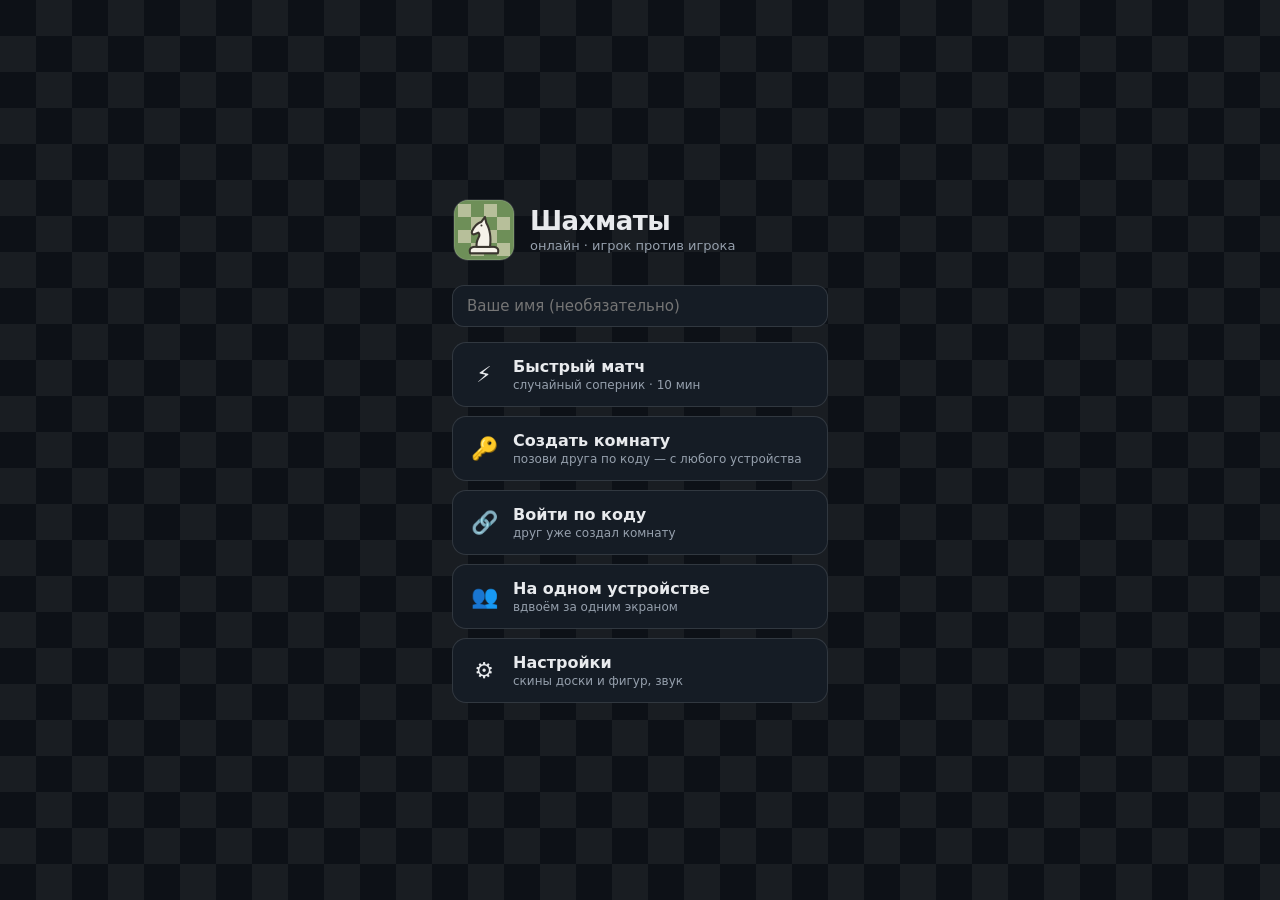
<file: games/chess-pvp.html>
<!DOCTYPE html>
<html lang="ru">
<head>
<meta charset="UTF-8">
<meta name="viewport" content="width=device-width, initial-scale=1, user-scalable=no">
<title>Шахматы онлайн</title>
<style>
:root { --ac:#d9a441; --bg0:#0d1117; --bg1:#151c25; --line:rgba(255,255,255,.12);
        --tx:#e8eaed; --sub:#96a0ad; --good:#4caf7d; --bad:#e05555; }
* { box-sizing:border-box; margin:0; padding:0; -webkit-tap-highlight-color:transparent; }
html,body { width:100%; height:100%; overflow:hidden; touch-action:none;
  background:var(--bg0); color:var(--tx);
  font-family:system-ui,-apple-system,'Segoe UI',Roboto,sans-serif;
  user-select:none; -webkit-user-select:none; }
body::before { content:''; position:fixed; inset:0; pointer-events:none; opacity:.05;
  background:
    conic-gradient(#fff 25%, transparent 0 50%, #fff 0 75%, transparent 0) 0 0/72px 72px; }
#app { position:relative; width:100%; height:100%; display:flex; flex-direction:column; z-index:1; }
.scr { position:absolute; inset:0; display:none; flex-direction:column; }
.scr.on { display:flex; }

/* ── Меню ── */
.menuBox { flex:1; display:flex; flex-direction:column; justify-content:center;
  gap:9px; padding:16px 22px; max-width:420px; width:100%; margin:0 auto; }
.logoRow { display:flex; align-items:center; gap:14px; margin-bottom:14px; }
#logoCv { width:64px; height:64px; }
.logoT h1 { font-size:26px; letter-spacing:-.5px; }
.logoT div { color:var(--sub); font-size:13px; margin-top:2px; }
.mbtn { display:flex; align-items:center; gap:14px; width:100%; padding:14px 16px;
  background:var(--bg1); border:1px solid var(--line); border-radius:14px;
  color:var(--tx); font:inherit; font-size:16px; font-weight:600; cursor:pointer;
  text-align:left; transition:transform .06s, border-color .15s; }
.mbtn:active { transform:scale(.97); border-color:var(--ac); }
.mbtn .ic { font-size:22px; width:30px; text-align:center; }
.mbtn small { display:block; color:var(--sub); font-size:12px; font-weight:400; margin-top:2px; }
.nameRow { display:flex; align-items:center; gap:10px; margin-bottom:6px; }
.nameRow input { flex:1; background:var(--bg1); border:1px solid var(--line); border-radius:12px;
  padding:11px 14px; color:var(--tx); font:inherit; font-size:15px; outline:none; }
.nameRow input:focus { border-color:var(--ac); }
#netDot { position:absolute; top:12px; right:14px; font-size:11px; color:var(--sub); }
#netDot b { color:var(--good); }

/* ── Панели создания/входа/ожидания ── */
.panel { flex:1; display:flex; flex-direction:column; justify-content:center;
  gap:16px; padding:20px 22px; max-width:420px; width:100%; margin:0 auto; }
.panel h2 { font-size:20px; }
.chips { display:flex; gap:8px; flex-wrap:wrap; }
.chip { padding:10px 14px; min-width:60px; text-align:center; background:var(--bg1);
  border:1px solid var(--line); border-radius:999px; color:var(--tx); font:inherit;
  font-size:14px; font-weight:600; cursor:pointer; }
.chip.on { border-color:var(--ac); color:var(--ac); background:rgba(217,164,65,.1); }
.lbl { color:var(--sub); font-size:13px; margin-bottom:-8px; }
/* ── Настройки: сетка скинов ── */
.setPanel { justify-content:flex-start; padding-top:14px; gap:11px;
  overflow-y:auto; touch-action:pan-y; }
.skins { display:grid; grid-template-columns:1fr 1fr; gap:8px; }
.skCard { display:flex; flex-direction:column; align-items:center; gap:4px;
  padding:6px 6px 5px; background:var(--bg1); border:1px solid var(--line);
  border-radius:12px; cursor:pointer; font:inherit; }
.skCard:active { transform:scale(.97); }
.skCard.on { border-color:var(--ac); }
.skCard canvas { display:block; border-radius:6px; }
.skCard span { font-size:11.5px; font-weight:600; color:var(--sub); white-space:nowrap; }
.skCard.on span { color:var(--ac); }
.setRow { display:flex; align-items:center; justify-content:space-between; gap:10px;
  padding:8px 10px 8px 14px; background:var(--bg1); border:1px solid var(--line);
  border-radius:12px; font-size:14.5px; font-weight:600; }
.pbtn { padding:14px; width:100%; border:none; border-radius:14px; background:var(--ac);
  color:#14100a; font:inherit; font-size:16px; font-weight:700; cursor:pointer; }
.pbtn:active { transform:scale(.97); }
.pbtn[disabled] { opacity:.4; }
.gbtn { padding:12px; width:100%; border:1px solid var(--line); border-radius:14px;
  background:transparent; color:var(--sub); font:inherit; font-size:14px; cursor:pointer; }
#codeInp { width:100%; background:var(--bg1); border:1px solid var(--line); border-radius:14px;
  padding:14px; color:var(--tx); font-size:28px; letter-spacing:10px; text-align:center;
  text-transform:uppercase; outline:none; font-family:ui-monospace,Consolas,monospace; }
#codeInp:focus { border-color:var(--ac); }
.bigCode { font-size:44px; letter-spacing:12px; text-align:center; color:var(--ac);
  font-family:ui-monospace,Consolas,monospace; font-weight:700; padding:10px 0 2px; }
.waitNote { text-align:center; color:var(--sub); font-size:14px; line-height:1.5; }
.spin { width:34px; height:34px; margin:0 auto; border-radius:50%;
  border:3px solid var(--line); border-top-color:var(--ac); animation:sp 1s linear infinite; }
@keyframes sp { to { transform:rotate(360deg); } }
.err { color:var(--bad); font-size:13px; text-align:center; min-height:18px; }

/* ── Игра ── */
#scrGame { padding:6px 8px 8px; gap:6px; }
#netBar { display:none; text-align:center; font-size:12px; padding:5px 8px;
  border-radius:10px; background:rgba(224,85,85,.16); color:#f0a0a0; }
#netBar.on { display:block; }
.pbar { display:flex; align-items:center; gap:9px; padding:7px 10px;
  background:var(--bg1); border:1px solid var(--line); border-radius:12px; min-height:48px; }
.pbar .av { width:32px; height:32px; border-radius:50%; background:#2a3441; display:flex;
  align-items:center; justify-content:center; font-size:15px; font-weight:700; flex:none; }
.pbar .who { min-width:0; }
.pbar .nm { font-size:14px; font-weight:600; white-space:nowrap; overflow:hidden;
  text-overflow:ellipsis; max-width:34vw; }
.pbar .cap { font-size:11px; color:var(--sub); white-space:nowrap; overflow:hidden; height:14px; }
.pbar .clk { margin-left:auto; font-family:ui-monospace,Consolas,monospace; font-size:21px;
  font-weight:700; padding:4px 10px; border-radius:9px; background:rgba(255,255,255,.05);
  color:var(--sub); flex:none; }
.pbar .clk.run { background:rgba(217,164,65,.16); color:var(--ac); }
.pbar .clk.low { background:rgba(224,85,85,.2); color:#ff8d8d; }
.pbar .clk.off { display:none; }
#boardWrap { flex:1; display:flex; align-items:center; justify-content:center; min-height:0; }
#bd { display:block; border-radius:10px; box-shadow:0 6px 30px rgba(0,0,0,.45); }
#ctlRow { display:flex; gap:8px; justify-content:center; align-items:center; }
.cbtn { min-width:46px; height:44px; padding:0 13px; border-radius:12px; background:var(--bg1);
  border:1px solid var(--line); color:var(--tx); font:inherit; font-size:17px; cursor:pointer; }
.cbtn:active { transform:scale(.94); }
.cbtn.mark { border-color:var(--ac); color:var(--ac); }
#roomTag { font-size:12px; color:var(--sub); font-family:ui-monospace,Consolas,monospace;
  letter-spacing:2px; padding:0 6px; }

/* ── Оверлеи ── */
#ovl { position:absolute; inset:0; display:none; align-items:center; justify-content:center;
  background:rgba(5,8,12,.72); z-index:50; padding:24px; backdrop-filter:blur(3px); }
#ovl.on { display:flex; }
.card { width:100%; max-width:340px; background:var(--bg1); border:1px solid var(--line);
  border-radius:18px; padding:22px; display:flex; flex-direction:column; gap:14px;
  text-align:center; animation:pop .18s ease-out; }
@keyframes pop { from { transform:scale(.92); opacity:0; } }
.card h3 { font-size:22px; }
.card .sub2 { color:var(--sub); font-size:14px; margin-top:-8px; }
.card .row { display:flex; gap:10px; }
.card .row > * { flex:1; }
.promoRow { display:flex; gap:8px; justify-content:center; }
.promoRow canvas { width:64px; height:64px; background:rgba(255,255,255,.06);
  border-radius:12px; cursor:pointer; }
#toast { position:absolute; left:50%; top:14px; transform:translateX(-50%); z-index:60;
  background:#242e3a; border:1px solid var(--line); color:var(--tx); font-size:13px;
  padding:9px 16px; border-radius:999px; opacity:0; pointer-events:none;
  transition:opacity .25s; white-space:nowrap; }
#toast.on { opacity:1; }
/* Баннер-вопрос (ничья / дисконнект) */
#ask { position:absolute; left:8px; right:8px; bottom:64px; z-index:40; display:none;
  background:var(--bg1); border:1px solid var(--line); border-radius:14px; padding:12px 14px;
  align-items:center; gap:10px; box-shadow:0 8px 30px rgba(0,0,0,.5); }
#ask.on { display:flex; }
#ask .q { flex:1; font-size:13.5px; line-height:1.35; }
#ask button { height:38px; padding:0 14px; border-radius:10px; border:none; font:inherit;
  font-size:13.5px; font-weight:600; cursor:pointer; }
#ask .yes { background:var(--ac); color:#14100a; }
#ask .no { background:rgba(255,255,255,.08); color:var(--tx); }
</style>
</head>
<body>
<div id="app">

  <div class="scr on" id="scrMenu">
    <div id="netDot"></div>
    <div class="menuBox">
      <div class="logoRow">
        <canvas id="logoCv" width="128" height="128"></canvas>
        <div class="logoT"><h1>Шахматы</h1><div>онлайн · игрок против игрока</div></div>
      </div>
      <div class="nameRow"><input id="nameInp" maxlength="14" placeholder="Ваше имя (необязательно)"></div>
      <button class="mbtn" id="bQuick"><span class="ic">⚡</span><span>Быстрый матч<small>случайный соперник · 10 мин</small></span></button>
      <button class="mbtn" id="bCreate"><span class="ic">🔑</span><span>Создать комнату<small>позови друга по коду — с любого устройства</small></span></button>
      <button class="mbtn" id="bJoin"><span class="ic">🔗</span><span>Войти по коду<small>друг уже создал комнату</small></span></button>
      <button class="mbtn" id="bHot"><span class="ic">👥</span><span>На одном устройстве<small>вдвоём за одним экраном</small></span></button>
      <button class="mbtn" id="bSet"><span class="ic">⚙️</span><span>Настройки<small>скины доски и фигур, звук</small></span></button>
    </div>
  </div>

  <div class="scr" id="scrSet">
    <div class="panel setPanel">
      <h2>Настройки</h2>
      <div class="lbl">Скин — только ваш: соперник видит свой</div>
      <div class="skins" id="skins"></div>
      <div class="setRow">Звук<button class="chip" id="sSnd">Вкл</button></div>
      <button class="gbtn" id="bBackSet">← Назад</button>
    </div>
  </div>

  <div class="scr" id="scrCreate">
    <div class="panel">
      <h2>Новая комната</h2>
      <div class="lbl">Контроль времени</div>
      <div class="chips" id="chTime"></div>
      <div class="lbl">Ваш цвет</div>
      <div class="chips" id="chColor"></div>
      <button class="pbtn" id="bMakeRoom">Создать</button>
      <button class="gbtn" id="bBackC">← Назад</button>
    </div>
  </div>

  <div class="scr" id="scrJoin">
    <div class="panel">
      <h2>Вход по коду</h2>
      <input id="codeInp" maxlength="5" autocomplete="off" spellcheck="false" placeholder="•••••">
      <div class="err" id="joinErr"></div>
      <button class="pbtn" id="bDoJoin">Войти</button>
      <button class="gbtn" id="bBackJ">← Назад</button>
    </div>
  </div>

  <div class="scr" id="scrWait">
    <div class="panel">
      <h2 id="waitTitle">Комната создана</h2>
      <div class="bigCode" id="waitCode"></div>
      <div class="spin" id="waitSpin"></div>
      <div class="waitNote" id="waitNote"></div>
      <button class="gbtn" id="bCopy">Скопировать код</button>
      <button class="gbtn" id="bCancelWait">Отмена</button>
    </div>
  </div>

  <div class="scr" id="scrGame">
    <div id="netBar"></div>
    <div class="pbar" id="barTop">
      <div class="av" id="avT"></div>
      <div class="who"><div class="nm" id="nmT"></div><div class="cap" id="capT"></div></div>
      <div class="clk" id="clkT">--:--</div>
    </div>
    <div id="boardWrap"><canvas id="bd"></canvas></div>
    <div class="pbar" id="barBot">
      <div class="av" id="avB"></div>
      <div class="who"><div class="nm" id="nmB"></div><div class="cap" id="capB"></div></div>
      <div class="clk" id="clkB">--:--</div>
    </div>
    <div id="ctlRow">
      <button class="cbtn" id="bResign" title="Сдаться">🏳️</button>
      <button class="cbtn" id="bDraw" title="Предложить ничью">½</button>
      <button class="cbtn" id="bSnd" title="Звук">🔊</button>
      <span id="roomTag"></span>
    </div>
  </div>

  <div id="ask"></div>
  <div id="ovl"></div>
  <div id="toast"></div>
</div>

<script>
'use strict';
/* ════════════════ Шахматы онлайн · PvP для Sharky ════════════════
   Один файл. Сеть — только Supabase Realtime (broadcast + presence)
   по WebSocket: комнаты по коду, быстрый матч через лобби-канал.   */

/* ── [1] Движок (0x88), проверен perft-тестами ─────────────────── */
const P=1,NN=2,BB=3,RR=4,QQ=5,KK=6;
const N_OFF=[31,33,14,18,-31,-33,-14,-18];
const K_OFF=[1,-1,16,-16,15,17,-15,-17];
const B_RAY=[15,17,-15,-17];
const R_RAY=[1,-1,16,-16];
const CMASK=new Uint8Array(128).fill(15);
CMASK[0x04]=12;CMASK[0x07]=14;CMASK[0x00]=13;
CMASK[0x74]=3;CMASK[0x77]=11;CMASK[0x70]=7;
const FL_EP=1,FL_CAST=2,FL_DBL=4,FL_PROMO=8;
const FEN_P={p:P,n:NN,b:BB,r:RR,q:QQ,k:KK};
const sqOf=(f,r)=>r*16+f, fileOf=x=>x&7, rankOf=x=>x>>4, onB=x=>(x&0x88)===0;
const kIdx=t=>t===1?0:1;

function newState(){
  const s={b:new Int8Array(128),turn:1,cast:15,ep:-1,half:0,full:1,kings:[0,0],hist:[]};
  loadFen(s,'rnbqkbnr/pppppppp/8/8/8/8/PPPPPPPP/RNBQKBNR w KQkq - 0 1');
  return s;
}
function loadFen(s,fen){
  s.b.fill(0);s.hist=[];
  const parts=fen.split(/\s+/);
  let file=0,rank=7;
  for(const ch of parts[0]){
    if(ch==='/'){rank--;file=0;}
    else if(ch>='1'&&ch<='8')file+=+ch;
    else{
      const p=FEN_P[ch.toLowerCase()]*(ch===ch.toLowerCase()?-1:1);
      const x=sqOf(file,rank);s.b[x]=p;
      if(p===KK)s.kings[0]=x; if(p===-KK)s.kings[1]=x;
      file++;
    }
  }
  s.turn=parts[1]==='w'?1:-1;
  s.cast=0;
  const c=parts[2]||'-';
  if(c.includes('K'))s.cast|=1; if(c.includes('Q'))s.cast|=2;
  if(c.includes('k'))s.cast|=4; if(c.includes('q'))s.cast|=8;
  s.ep=(parts[3]&&parts[3]!=='-')?sqOf(parts[3].charCodeAt(0)-97,+parts[3][1]-1):-1;
  s.half=parts[4]?+parts[4]:0; s.full=parts[5]?+parts[5]:1;
}
function attacked(s,x,by){
  const b=s.b;
  if(by===1){
    if(onB(x-15)&&b[x-15]===P)return true;
    if(onB(x-17)&&b[x-17]===P)return true;
  }else{
    if(onB(x+15)&&b[x+15]===-P)return true;
    if(onB(x+17)&&b[x+17]===-P)return true;
  }
  for(const o of N_OFF){const t=x+o;if(onB(t)&&b[t]===NN*by)return true;}
  for(const o of K_OFF){const t=x+o;if(onB(t)&&b[t]===KK*by)return true;}
  for(const o of B_RAY){let t=x+o;while(onB(t)){const p=b[t];
    if(p!==0){if(p===BB*by||p===QQ*by)return true;break;}t+=o;}}
  for(const o of R_RAY){let t=x+o;while(onB(t)){const p=b[t];
    if(p!==0){if(p===RR*by||p===QQ*by)return true;break;}t+=o;}}
  return false;
}
const inCheck=(s,side)=>attacked(s,s.kings[kIdx(side)],-side);
function pseudoMoves(s){
  const out=[],b=s.b,me=s.turn;
  for(let x=0;x<128;x++){
    if(!onB(x))continue;
    const p=b[x];
    if(p===0||Math.sign(p)!==me)continue;
    const ap=Math.abs(p);
    if(ap===P){
      const fwd=16*me,sr=me===1?1:6,pr8=me===1?7:0,one=x+fwd;
      if(onB(one)&&b[one]===0){
        if(rankOf(one)===pr8)for(const pr of[QQ,RR,BB,NN])out.push({f:x,t:one,p,cap:0,promo:pr*me,fl:FL_PROMO});
        else out.push({f:x,t:one,p,cap:0,promo:0,fl:0});
        const two=x+fwd*2;
        if(rankOf(x)===sr&&b[two]===0)out.push({f:x,t:two,p,cap:0,promo:0,fl:FL_DBL});
      }
      for(const d of[fwd-1,fwd+1]){
        const t=x+d;if(!onB(t))continue;
        const q=b[t];
        if(q!==0&&Math.sign(q)===-me){
          if(rankOf(t)===pr8)for(const pr of[QQ,RR,BB,NN])out.push({f:x,t,p,cap:q,promo:pr*me,fl:FL_PROMO});
          else out.push({f:x,t,p,cap:q,promo:0,fl:0});
        }else if(t===s.ep)out.push({f:x,t,p,cap:-P*me,promo:0,fl:FL_EP});
      }
    }else if(ap===NN||ap===KK){
      for(const o of(ap===NN?N_OFF:K_OFF)){
        const t=x+o;if(!onB(t))continue;
        const q=b[t];
        if(q===0||Math.sign(q)===-me)out.push({f:x,t,p,cap:q,promo:0,fl:0});
      }
      if(ap===KK){
        const home=me===1?0x04:0x74;
        if(x===home&&!attacked(s,home,-me)){
          const kb=me===1?1:4,qb=me===1?2:8;
          if((s.cast&kb)&&b[home+1]===0&&b[home+2]===0&&b[home+3]===RR*me&&!attacked(s,home+1,-me))
            out.push({f:x,t:home+2,p,cap:0,promo:0,fl:FL_CAST});
          if((s.cast&qb)&&b[home-1]===0&&b[home-2]===0&&b[home-3]===0&&b[home-4]===RR*me&&!attacked(s,home-1,-me))
            out.push({f:x,t:home-2,p,cap:0,promo:0,fl:FL_CAST});
        }
      }
    }else{
      const rays=ap===BB?B_RAY:ap===RR?R_RAY:K_OFF;
      for(const o of rays){
        let t=x+o;
        while(onB(t)){
          const q=b[t];
          if(q===0)out.push({f:x,t,p,cap:0,promo:0,fl:0});
          else{if(Math.sign(q)===-me)out.push({f:x,t,p,cap:q,promo:0,fl:0});break;}
          t+=o;
        }
      }
    }
  }
  return out;
}
function makeMove(s,m){
  const u={m,cast:s.cast,ep:s.ep,half:s.half,full:s.full};
  const b=s.b,me=s.turn;
  b[m.f]=0;b[m.t]=m.promo||m.p;
  if(m.fl&FL_EP)b[m.t-16*me]=0;
  if(m.fl&FL_CAST){
    if(m.t>m.f){b[m.f+3]=0;b[m.f+1]=RR*me;}
    else{b[m.f-4]=0;b[m.f-1]=RR*me;}
  }
  if(Math.abs(m.p)===KK)s.kings[kIdx(me)]=m.t;
  s.cast&=CMASK[m.f]&CMASK[m.t];
  s.ep=(m.fl&FL_DBL)?m.f+16*me:-1;
  s.half=(Math.abs(m.p)===P||m.cap!==0)?0:s.half+1;
  if(me===-1)s.full++;
  s.turn=-me;s.hist.push(u);
}
function unmakeMove(s){
  const u=s.hist.pop(),m=u.m,b=s.b,me=-s.turn;
  b[m.f]=m.p;b[m.t]=(m.fl&FL_EP)?0:m.cap;
  if(m.fl&FL_EP)b[m.t-16*me]=-P*me;
  if(m.fl&FL_CAST){
    if(m.t>m.f){b[m.f+1]=0;b[m.f+3]=RR*me;}
    else{b[m.f-1]=0;b[m.f-4]=RR*me;}
  }
  if(Math.abs(m.p)===KK)s.kings[kIdx(me)]=m.f;
  s.cast=u.cast;s.ep=u.ep;s.half=u.half;s.full=u.full;s.turn=me;
}
function legalMoves(s){
  const out=[];
  for(const m of pseudoMoves(s)){
    makeMove(s,m);
    if(!inCheck(s,-s.turn))out.push(m);
    unmakeMove(s);
  }
  return out;
}
function posKey(s){
  let k='';
  for(let r=7;r>=0;r--)for(let f=0;f<8;f++){
    const p=s.b[sqOf(f,r)];
    k+=p===0?'.':String.fromCharCode(78+p);
  }
  k+=s.turn===1?'w':'b';k+=s.cast.toString(16);
  let ep='-';
  if(s.ep>=0){
    const me=s.turn,f1=s.ep-16*me-1,f2=s.ep-16*me+1;
    if((onB(f1)&&s.b[f1]===P*me)||(onB(f2)&&s.b[f2]===P*me))ep=String(s.ep);
  }
  return k+ep;
}
function insuffMaterial(s){
  let minors=0,knights=0,bcol=0;
  for(let x=0;x<128;x++){
    if(!onB(x))continue;
    const ap=Math.abs(s.b[x]);
    if(ap===0||ap===KK)continue;
    if(ap===P||ap===RR||ap===QQ)return false;
    minors++;
    if(ap===NN)knights++;else bcol|=((fileOf(x)+rankOf(x))&1)?1:2;
  }
  return minors<=1||(knights===0&&(bcol===1||bcol===2));
}
function canMate(s,side){
  for(let x=0;x<128;x++){
    if(!onB(x))continue;
    const p=s.b[x];
    if(p!==0&&Math.sign(p)===side&&Math.abs(p)!==KK)return true;
  }
  return false;
}

/* ── [2] Константы, утилиты ────────────────────────────────────── */
const RT_URL='wss://safjqsofdrxdmvnfgvjf.supabase.co/realtime/v1/websocket';
const RT_KEY='eyJhbGciOiJIUzI1NiIsInR5cCI6IkpXVCJ9.eyJpc3MiOiJzdXBhYmFzZSIsInJlZiI6InNhZmpxc29mZHJ4ZG12bmZndmpmIiwicm9sZSI6ImFub24iLCJpYXQiOjE3ODA4Nzk2NDgsImV4cCI6MjA5NjQ1NTY0OH0.gcZ452loXUS0fmApZLr7PqvIYYZ8TqxIX2plgLNnoDo';
const CH_PREF='realtime:chessv1_';
const CODE_AB='ABCDEFGHJKMNPQRSTUVWXYZ23456789';
const $=id=>document.getElementById(id);
const rnd=n=>Math.floor(Math.random()*n);
const genCode=()=>Array.from({length:5},()=>CODE_AB[rnd(CODE_AB.length)]).join('');
const myCid=(crypto.randomUUID?crypto.randomUUID():String(Math.random()).slice(2)+Date.now());
const PVAL={[P]:1,[NN]:3,[BB]:3,[RR]:5,[QQ]:9};
const clamp=(v,a,b)=>Math.max(a,Math.min(b,v));
function fmtClock(ms){
  ms=Math.max(0,ms);
  const s=Math.ceil(ms/1000),m=Math.floor(s/60);
  if(ms<10000&&ms>0)return (ms/1000).toFixed(1);
  return m+':'+String(s%60).padStart(2,'0');
}
let toastT=0;
function toast(msg){
  const t=$('toast');t.textContent=msg;t.classList.add('on');
  clearTimeout(toastT);toastT=setTimeout(()=>t.classList.remove('on'),2200);
}

/* ── [3] Звук (WebAudio-синтез) ────────────────────────────────── */
const SND={ctx:null,on:true,
  ensure(){if(!this.ctx){try{this.ctx=new(window.AudioContext||window.webkitAudioContext)();
    this.master=this.ctx.createGain();this.master.gain.value=.5;this.master.connect(this.ctx.destination);}catch(e){}}
    if(this.ctx&&this.ctx.state==='suspended')this.ctx.resume().catch(()=>{});},
  tone(freq,t0,dur,type,vol){
    if(!this.ctx||!this.on||!running)return;
    const o=this.ctx.createOscillator(),g=this.ctx.createGain();
    o.type=type||'sine';o.frequency.value=freq;
    const at=this.ctx.currentTime+t0;
    g.gain.setValueAtTime(0,at);
    g.gain.linearRampToValueAtTime(vol||.22,at+.012);
    g.gain.exponentialRampToValueAtTime(.001,at+dur);
    o.connect(g);g.connect(this.master);o.start(at);o.stop(at+dur+.05);},
  knock(fr,vol){
    if(!this.ctx||!this.on||!running)return;
    const n=this.ctx.createBufferSource(),len=this.ctx.sampleRate*.06,
      buf=this.ctx.createBuffer(1,len,this.ctx.sampleRate),d=buf.getChannelData(0);
    for(let i=0;i<len;i++)d[i]=(Math.random()*2-1)*Math.pow(1-i/len,2.2);
    n.buffer=buf;
    const f=this.ctx.createBiquadFilter();f.type='bandpass';f.frequency.value=fr;f.Q.value=1.4;
    const g=this.ctx.createGain();g.gain.value=vol;
    n.connect(f);f.connect(g);g.connect(this.master);n.start();},
  move(){this.knock(900,.9);this.tone(210,0,.07,'sine',.1);},
  capture(){this.knock(420,1.2);this.tone(150,0,.1,'sine',.16);},
  check(){this.tone(660,0,.09,'triangle',.2);this.tone(880,.1,.12,'triangle',.2);},
  start(){this.tone(523,0,.1,'triangle',.16);this.tone(659,.09,.1,'triangle',.16);this.tone(784,.18,.16,'triangle',.16);},
  win(){[523,659,784,1047].forEach((f,i)=>this.tone(f,i*.11,.18,'triangle',.2));},
  lose(){[392,330,262].forEach((f,i)=>this.tone(f,i*.14,.2,'triangle',.18));},
  draw(){this.tone(440,0,.14,'triangle',.16);this.tone(440,.18,.2,'triangle',.14);},
  suspend(){if(this.ctx)this.ctx.suspend().catch(()=>{});},
  resume(){if(this.ctx&&this.on)this.ctx.resume().catch(()=>{});}};

/* ── [4] Realtime: мини-клиент Phoenix ─────────────────────────── */
const NET={
  ws:null,ref:0,topic:null,joinRef:null,joined:false,wantTopic:null,
  meta:null,q:[],presences:{},backoff:800,hbT:0,lastRx:0,reconT:0,
  onEvent:null,onPresence:null,onStatus:null,
  status:'off', // off|connecting|on
  _setStatus(st){this.status=st;if(this.onStatus)this.onStatus(st);},
  connect(){
    if(this.ws&&(this.ws.readyState===0||this.ws.readyState===1))return;
    this._setStatus('connecting');
    let ws;
    try{ws=new WebSocket(RT_URL+'?apikey='+RT_KEY+'&vsn=1.0.0');}
    catch(e){this._schedReconnect();return;}
    this.ws=ws;
    ws.onopen=()=>{
      this.backoff=800;this.lastRx=Date.now();this._setStatus('on');
      clearInterval(this.hbT);
      this.hbT=setInterval(()=>this._hb(),25000);
      if(this.wantTopic)this._doJoin();
    };
    ws.onmessage=e=>{
      this.lastRx=Date.now();
      let m;try{m=JSON.parse(e.data);}catch(err){return;}
      if(m.topic===this.topic){
        if(m.event==='phx_reply'&&m.ref===this.joinRef){
          if(m.payload&&m.payload.status==='ok'){
            this.joined=true;
            if(this.meta)this._track();
            const q=this.q;this.q=[];q.forEach(fn=>fn());
            if(this.onPresence)this.onPresence('joined',null);
          }
        }else if(m.event==='presence_state'){
          this.presences={};
          for(const k in m.payload)this.presences[k]=(m.payload[k].metas&&m.payload[k].metas[0])||{};
          if(this.onPresence)this.onPresence('state',null);
        }else if(m.event==='presence_diff'){
          const j=m.payload.joins||{},l=m.payload.leaves||{};
          for(const k in j)this.presences[k]=(j[k].metas&&j[k].metas[0])||{};
          for(const k in l)if(!(k in j))delete this.presences[k];
          if(this.onPresence)this.onPresence('diff',{joins:Object.keys(j),leaves:Object.keys(l).filter(k=>!(k in j))});
        }else if(m.event==='broadcast'&&m.payload){
          if(this.onEvent)this.onEvent(m.payload.event,m.payload.payload||{});
        }else if(m.event==='phx_error'){
          this.joined=false;this._doJoin();
        }
      }
    };
    ws.onclose=()=>{
      this.joined=false;this._setStatus('off');
      clearInterval(this.hbT);
      if(this.wantTopic)this._schedReconnect();
    };
    ws.onerror=()=>{};
  },
  _schedReconnect(){
    clearTimeout(this.reconT);
    this.reconT=setTimeout(()=>{if(this.wantTopic)this.connect();},this.backoff);
    this.backoff=Math.min(this.backoff*1.7,8000);
  },
  _hb(){
    if(!this.ws||this.ws.readyState!==1)return;
    this._send('phoenix','heartbeat',{});
    if(Date.now()-this.lastRx>70000){try{this.ws.close();}catch(e){}}
  },
  _send(topic,event,payload){
    this.ref++;
    try{this.ws.send(JSON.stringify({topic,event,payload,ref:String(this.ref)}));}catch(e){}
    return String(this.ref);
  },
  join(code,meta){
    const topic=CH_PREF+code;
    this.wantTopic=topic;this.meta=meta||{};
    if(!this.ws||this.ws.readyState>1){this.connect();return;}
    if(this.ws.readyState===1)this._doJoin();
  },
  _doJoin(){
    if(this.topic&&this.topic!==this.wantTopic&&this.ws.readyState===1)
      this._send(this.topic,'phx_leave',{});
    this.topic=this.wantTopic;this.joined=false;this.presences={};
    this.joinRef=this._send(this.topic,'phx_join',{
      config:{broadcast:{ack:false,self:false},presence:{key:myCid},postgres_changes:[]},
      access_token:RT_KEY});
  },
  _track(){
    this._send(this.topic,'presence',{type:'presence',event:'track',payload:this.meta});
  },
  bcast(event,payload){
    const go=()=>this._send(this.topic,'broadcast',{type:'broadcast',event,payload});
    if(this.joined)go();else this.q.push(go);
  },
  leave(){
    this.wantTopic=null;this.meta=null;this.q=[];
    clearTimeout(this.reconT);
    if(this.ws&&this.ws.readyState===1&&this.topic)this._send(this.topic,'phx_leave',{});
    this.topic=null;this.joined=false;this.presences={};
  },
  shutdown(){
    this.leave();clearInterval(this.hbT);
    if(this.ws){try{this.ws.close();}catch(e){}}
    this.ws=null;this._setStatus('off');
  }};

/* ── [5] Доска (canvas) ────────────────────────────────────────── */
const BOARD={
  cv:$('bd'),ctx:null,size:0,cell:0,dpr:1,flip:false,
  sel:-1,legal:[],last:null,dirty:true,
  anims:[],drag:null,
  init(){this.ctx=this.cv.getContext('2d');},
  resize(){
    const wrap=$('boardWrap');
    const s=Math.floor(Math.min(wrap.clientWidth,wrap.clientHeight));
    if(s<=0)return;
    this.dpr=Math.min(window.devicePixelRatio||1,2);
    this.size=s;this.cell=s/8;
    this.cv.style.width=s+'px';this.cv.style.height=s+'px';
    this.cv.width=Math.round(s*this.dpr);this.cv.height=Math.round(s*this.dpr);
    this.ctx.setTransform(this.dpr,0,0,this.dpr,0,0);
    this.dirty=true;
  },
  xyOf(x){ // 0x88 → экранные координаты клетки (левый верх)
    let f=fileOf(x),r=rankOf(x);
    const cf=this.flip?7-f:f, cr=this.flip?r:7-r;
    return [cf*this.cell,cr*this.cell];
  },
  sqAt(px,py){
    let cf=Math.floor(px/this.cell),cr=Math.floor(py/this.cell);
    if(cf<0||cf>7||cr<0||cr>7)return -1;
    const f=this.flip?7-cf:cf, r=this.flip?cr:7-cr;
    return sqOf(f,r);
  },
  render(s){
    const c=this.ctx,cell=this.cell;
    if(!c||!this.size)return;
    c.clearRect(0,0,this.size,this.size);
    // клетки + координаты
    c.font=`600 ${Math.round(cell*.18)}px system-ui`;
    for(let r=0;r<8;r++)for(let f=0;f<8;f++){
      const x=sqOf(f,r),[px,py]=this.xyOf(x),lt=((f+r)&1)===1;
      c.fillStyle=lt?SK.lt:SK.dk;
      c.fillRect(px,py,cell+.6,cell+.6);
      const scrF=this.flip?7-f:f,scrR=this.flip?r:7-r;
      if(scrR===7){ // буквы внизу
        c.fillStyle=lt?SK.dk:SK.lt;
        c.textAlign='right';c.textBaseline='bottom';
        c.fillText('abcdefgh'[f],px+cell-cell*.07,py+cell-cell*.04);
      }
      if(scrF===0){ // цифры слева
        c.fillStyle=lt?SK.dk:SK.lt;
        c.textAlign='left';c.textBaseline='top';
        c.fillText(String(r+1),px+cell*.07,py+cell*.05);
      }
    }
    // подсветки
    if(this.last){
      c.fillStyle=SK.hl;
      for(const x of[this.last.f,this.last.t]){
        const[px,py]=this.xyOf(x);c.fillRect(px,py,cell,cell);
      }
    }
    if(GAME.s&&!GAME.over&&inCheck(GAME.s,GAME.s.turn)){
      const kx=GAME.s.kings[kIdx(GAME.s.turn)],[px,py]=this.xyOf(kx);
      const g=c.createRadialGradient(px+cell/2,py+cell/2,cell*.12,px+cell/2,py+cell/2,cell*.62);
      g.addColorStop(0,`rgba(${SK.ck},.75)`);g.addColorStop(1,`rgba(${SK.ck},0)`);
      c.fillStyle=g;c.fillRect(px,py,cell,cell);
    }
    if(this.sel>=0){
      const[px,py]=this.xyOf(this.sel);
      c.fillStyle=SK.sel;c.fillRect(px,py,cell,cell);
    }
    // фигуры (кроме анимируемых и перетаскиваемой)
    const hideSet=new Set();
    for(const a of this.anims)hideSet.add(a.m.t);
    if(this.drag)hideSet.add(this.drag.from);
    for(let x=0;x<128;x++){
      if(!onB(x)||GAME.s.b[x]===0||hideSet.has(x))continue;
      const[px,py]=this.xyOf(x);
      drawPiece(c,GAME.s.b[x],px+cell/2,py+cell*.54,cell);
    }
    // точки допустимых ходов — поверх фигур (чтобы взятия были видны)
    if(this.sel>=0){
      for(const m of this.legal){
        const[px,py]=this.xyOf(m.t);
        if(m.cap!==0){
          c.strokeStyle=SK.dot;c.lineWidth=cell*.07;
          c.beginPath();c.arc(px+cell/2,py+cell/2,cell*.44,0,7);c.stroke();
        }else{
          c.fillStyle=SK.dot;
          c.beginPath();c.arc(px+cell/2,py+cell/2,cell*.14,0,7);c.fill();
        }
      }
    }
    // анимации
    const now=performance.now();
    this.anims=this.anims.filter(a=>{
      const k=clamp((now-a.t0)/a.dur,0,1),e=1-Math.pow(1-k,3);
      const px=a.x0+(a.x1-a.x0)*e,py=a.y0+(a.y1-a.y0)*e;
      if(a.capPiece&&k<.5){
        const[cx,cy]=this.xyOf(a.capAt);
        c.globalAlpha=1-k*2;
        drawPiece(c,a.capPiece,cx+cell/2,cy+cell*.54,cell);
        c.globalAlpha=1;
      }
      drawPiece(c,a.piece,px+cell/2,py+cell*.54,cell);
      return k<1;
    });
    if(this.anims.length)this.dirty=true;
    // перетаскивание
    if(this.drag){
      const p=GAME.s.b[this.drag.from]||this.drag.piece;
      c.save();c.shadowColor='rgba(0,0,0,.4)';c.shadowBlur=cell*.18;
      drawPiece(c,p,this.drag.x,this.drag.y-cell*.18,cell*1.12);
      c.restore();
    }
  },
  animMove(m,capPiece,capAt){
    const[x0,y0]=this.xyOf(m.f),[x1,y1]=this.xyOf(m.t);
    this.anims.push({m,piece:m.promo||m.p,x0,y0,x1,y1,t0:performance.now(),dur:150,capPiece,capAt});
    if(m.fl&FL_CAST){
      const me=Math.sign(m.p);
      const rf=m.t>m.f?m.f+3:m.f-4, rt=m.t>m.f?m.f+1:m.f-1;
      const[rx0,ry0]=this.xyOf(rf),[rx1,ry1]=this.xyOf(rt);
      this.anims.push({m:{f:rf,t:rt},piece:RR*me,x0:rx0,y0:ry0,x1:rx1,y1:ry1,t0:performance.now(),dur:150});
    }
    this.dirty=true;
  }};

/* ── [5.5] Скины ────────────────────────────────────────────────
   Скин = доска + палитра сторон + набор фигур. Выбор ЛОКАЛЬНЫЙ:
   по сети не передаётся — соперник видит свой набор.
   Фигуры рисуются в единичном квадрате 0..1 (ctx уже сдвинут и
   отмасштабирован), S = палитра стороны {f:заливка, l:контур, a:акцент}. */

const fp=(c,fn)=>{c.beginPath();fn();c.closePath();c.fill();c.stroke();};
const sp=(c,fn,w)=>{const o=c.lineWidth;if(w)c.lineWidth=w;c.beginPath();fn();c.stroke();c.lineWidth=o;};
const el=(c,x,y,rx,ry)=>fp(c,()=>c.ellipse(x,y,rx,ry,0,0,7));
const ci=(c,x,y,r)=>el(c,x,y,r,r);
const pg=(c,p)=>fp(c,()=>{c.moveTo(p[0],p[1]);for(let i=2;i<p.length;i+=2)c.lineTo(p[i],p[i+1]);});
// деталь контурным цветом (глаз, прорезь, узор)
const mk=(c,S,fn)=>{c.fillStyle=S.l;c.beginPath();fn();c.closePath();c.fill();c.fillStyle=S.f;};
const dt=(c,S,x,y,r)=>mk(c,S,()=>c.arc(x,y,r,0,7));
// акцентная заливка (молния, урей)
const ac=(c,S,fn)=>{c.fillStyle=S.a||S.f;fp(c,fn);c.fillStyle=S.f;};
// «брус»: толстая линия с обводкой — мечи, анкх, лучи
const bar=(c,S,x1,y1,x2,y2,w)=>{
  c.strokeStyle=S.l;c.lineWidth=w+.05;sp(c,()=>{c.moveTo(x1,y1);c.lineTo(x2,y2);});
  c.strokeStyle=S.f;c.lineWidth=w;sp(c,()=>{c.moveTo(x1,y1);c.lineTo(x2,y2);});
  c.strokeStyle=S.l;c.lineWidth=.045;};
const ring=(c,S,x,y,r,w)=>{
  c.strokeStyle=S.l;c.lineWidth=w+.05;sp(c,()=>c.arc(x,y,r,0,7));
  c.strokeStyle=S.f;c.lineWidth=w;sp(c,()=>c.arc(x,y,r,0,7));
  c.strokeStyle=S.l;c.lineWidth=.045;};
// подставки
const BASE={
  round(c){fp(c,()=>{c.moveTo(.20,.92);c.lineTo(.80,.92);c.quadraticCurveTo(.84,.80,.72,.78);
    c.lineTo(.28,.78);c.quadraticCurveTo(.16,.80,.20,.92);});},
  block(c){pg(c,[.18,.93,.82,.93,.77,.80,.23,.80]);},
  hex(c){pg(c,[.22,.87,.50,.95,.78,.87,.50,.79]);},
  slab(c){pg(c,[.15,.93,.85,.93,.85,.84,.15,.84]);},
};
// классическая конская голова (переиспользуется тремя скинами)
const horse=c=>fp(c,()=>{c.moveTo(.63,.78);c.bezierCurveTo(.66,.55,.62,.38,.55,.26);
  c.lineTo(.52,.13);c.lineTo(.44,.24);c.bezierCurveTo(.36,.26,.28,.34,.24,.44);
  c.quadraticCurveTo(.22,.50,.28,.51);c.lineTo(.38,.47);
  c.quadraticCurveTo(.42,.52,.38,.58);c.bezierCurveTo(.34,.66,.33,.72,.34,.78);});

/* Классика — стаунтон */
const PC_CLA={
  [P](c,S){BASE.round(c);
    fp(c,()=>{c.moveTo(.32,.78);c.quadraticCurveTo(.36,.55,.44,.47);c.lineTo(.56,.47);
      c.quadraticCurveTo(.64,.55,.68,.78);});
    el(c,.5,.44,.15,.055);ci(c,.5,.30,.13);},
  [NN](c,S){BASE.round(c);horse(c);dt(c,S,.445,.315,.022);},
  [BB](c,S){BASE.round(c);
    fp(c,()=>{c.moveTo(.36,.78);c.quadraticCurveTo(.40,.62,.45,.55);c.lineTo(.55,.55);
      c.quadraticCurveTo(.60,.62,.64,.78);});
    el(c,.5,.53,.14,.05);
    fp(c,()=>{c.moveTo(.5,.14);c.bezierCurveTo(.62,.24,.66,.36,.60,.47);
      c.quadraticCurveTo(.5,.53,.40,.47);c.bezierCurveTo(.34,.36,.38,.24,.5,.14);});
    sp(c,()=>{c.moveTo(.47,.26);c.lineTo(.56,.37);},.035);
    ci(c,.5,.115,.045);},
  [RR](c,S){BASE.round(c);
    pg(c,[.34,.78,.36,.40,.64,.40,.66,.78]);
    pg(c,[.28,.40,.72,.40,.72,.32,.28,.32]);
    pg(c,[.28,.32,.28,.16,.38,.16,.38,.24,.45,.24,.45,.16,.55,.16,.55,.24,.62,.24,.62,.16,.72,.16,.72,.32]);},
  [QQ](c,S){BASE.round(c);
    fp(c,()=>{c.moveTo(.35,.78);c.quadraticCurveTo(.40,.60,.43,.46);c.lineTo(.57,.46);
      c.quadraticCurveTo(.60,.60,.65,.78);});
    el(c,.5,.45,.17,.055);
    pg(c,[.40,.44,.28,.20,.40,.32,.5,.16,.60,.32,.72,.20,.60,.44]);
    for(const b of[[.28,.185],[.5,.145],[.72,.185]])ci(c,b[0],b[1],.035);},
  [KK](c,S){BASE.round(c);
    fp(c,()=>{c.moveTo(.35,.78);c.quadraticCurveTo(.40,.62,.42,.50);c.lineTo(.58,.50);
      c.quadraticCurveTo(.60,.62,.65,.78);});
    el(c,.5,.49,.17,.055);
    fp(c,()=>{c.moveTo(.42,.48);c.quadraticCurveTo(.34,.40,.36,.32);
      c.quadraticCurveTo(.38,.24,.46,.26);c.lineTo(.54,.26);
      c.quadraticCurveTo(.62,.24,.64,.32);c.quadraticCurveTo(.66,.40,.58,.48);});
    sp(c,()=>{c.moveTo(.5,.245);c.lineTo(.5,.07);},.05);
    sp(c,()=>{c.moveTo(.435,.145);c.lineTo(.565,.145);},.05);},
};

/* Средневековые воины */
const PC_MED={
  [P](c,S){BASE.block(c);                       // пехотинец с копьём
    bar(c,S,.79,.22,.75,.84,.045);
    pg(c,[.815,.08,.85,.22,.78,.22]);
    fp(c,()=>{c.moveTo(.33,.80);c.lineTo(.31,.53);c.quadraticCurveTo(.5,.47,.69,.53);c.lineTo(.67,.80);});
    ci(c,.5,.36,.135);
    sp(c,()=>{c.moveTo(.40,.37);c.lineTo(.60,.37);},.05);},
  [NN](c,S){BASE.block(c);horse(c);             // конь в барде
    sp(c,()=>{c.moveTo(.30,.43);c.lineTo(.47,.23);},.03);
    fp(c,()=>{c.moveTo(.54,.17);c.quadraticCurveTo(.74,.10,.79,.27);
      c.quadraticCurveTo(.68,.21,.62,.31);c.quadraticCurveTo(.61,.21,.54,.17);});
    dt(c,S,.445,.315,.022);},
  [BB](c,S){BASE.block(c);                      // лучник
    sp(c,()=>c.arc(.40,.48,.34,-1.05,1.05),.045);          // лук
    sp(c,()=>{c.moveTo(.575,.19);c.lineTo(.575,.77);},.025); // тетива
    fp(c,()=>{c.moveTo(.19,.80);c.quadraticCurveTo(.23,.46,.37,.29);
      c.quadraticCurveTo(.51,.46,.53,.80);});
    ci(c,.37,.25,.115);
    sp(c,()=>{c.moveTo(.42,.44);c.lineTo(.56,.48);},.045);},// рука на тетиве
  [RR](c,S){BASE.block(c);                      // башня
    pg(c,[.30,.80,.33,.30,.67,.30,.70,.80]);
    pg(c,[.27,.30,.27,.14,.37,.14,.37,.22,.45,.22,.45,.14,.55,.14,.55,.22,.63,.22,.63,.14,.73,.14,.73,.30]);
    mk(c,S,()=>{c.moveTo(.47,.40);c.lineTo(.53,.40);c.lineTo(.53,.58);c.lineTo(.50,.64);c.lineTo(.47,.58);});},
  [QQ](c,S){BASE.block(c);                      // королева с мечом
    bar(c,S,.80,.34,.80,.88,.04);
    sp(c,()=>{c.moveTo(.72,.42);c.lineTo(.88,.42);},.045);
    fp(c,()=>{c.moveTo(.28,.80);c.quadraticCurveTo(.32,.52,.42,.42);c.lineTo(.58,.42);
      c.quadraticCurveTo(.68,.52,.72,.80);});
    ci(c,.5,.34,.105);
    pg(c,[.37,.29,.39,.14,.44,.23,.50,.10,.56,.23,.61,.14,.63,.29]);},
  [KK](c,S){BASE.block(c);                      // король с вонзённым мечом
    fp(c,()=>{c.moveTo(.26,.80);c.quadraticCurveTo(.30,.50,.40,.40);c.lineTo(.60,.40);
      c.quadraticCurveTo(.70,.50,.74,.80);});
    bar(c,S,.50,.46,.50,.86,.05);
    sp(c,()=>{c.moveTo(.39,.54);c.lineTo(.61,.54);},.05);
    ci(c,.5,.30,.11);
    pg(c,[.36,.25,.36,.13,.43,.19,.50,.10,.57,.19,.64,.13,.64,.25]);
    sp(c,()=>{c.moveTo(.50,.10);c.lineTo(.50,.02);},.045);
    sp(c,()=>{c.moveTo(.44,.06);c.lineTo(.56,.06);},.045);},
};

/* Киберпанк — гранёные неоновые глифы */
const PC_CYB={
  [P](c,S){BASE.hex(c);
    pg(c,[.50,.28,.66,.44,.60,.74,.40,.74,.34,.44]);
    dt(c,S,.5,.50,.075);
    sp(c,()=>{c.moveTo(.5,.28);c.lineTo(.5,.15);},.04);ci(c,.5,.11,.045);},
  [NN](c,S){BASE.hex(c);
    pg(c,[.36,.76,.30,.50,.20,.46,.27,.35,.40,.33,.44,.14,.52,.26,.58,.12,.67,.36,.65,.60,.67,.76]);
    dt(c,S,.42,.34,.03);
    sp(c,()=>{c.moveTo(.34,.48);c.lineTo(.46,.44);},.028);},
  [BB](c,S){BASE.hex(c);
    pg(c,[.50,.12,.70,.44,.50,.76,.30,.44]);
    mk(c,S,()=>{c.moveTo(.5,.30);c.lineTo(.60,.44);c.lineTo(.5,.58);c.lineTo(.40,.44);});},
  [RR](c,S){BASE.hex(c);
    pg(c,[.32,.76,.32,.22,.68,.22,.68,.76]);
    pg(c,[.29,.22,.29,.12,.39,.12,.39,.18,.61,.18,.61,.12,.71,.12,.71,.22]);
    for(const y of[.34,.46,.58])sp(c,()=>{c.moveTo(.39,y);c.lineTo(.61,y);},.03);},
  [QQ](c,S){BASE.hex(c);
    pg(c,[.30,.46,.33,.14,.42,.32,.50,.08,.58,.32,.67,.14,.70,.46]);
    pg(c,[.34,.46,.66,.46,.60,.76,.40,.76]);
    dt(c,S,.5,.59,.075);},
  [KK](c,S){BASE.hex(c);
    sp(c,()=>c.arc(.50,.34,.30,0,7),.028);        // орбита-нимб
    pg(c,[.38,.76,.38,.30,.50,.14,.62,.30,.62,.76]);
    bar(c,S,.50,.38,.50,.66,.05);
    bar(c,S,.38,.51,.62,.51,.05);},
};

/* Боги Олимпа */
const PC_GRK={
  [P](c,S){BASE.slab(c);                        // гоплит: щит и копьё
    bar(c,S,.74,.14,.70,.86,.04);
    pg(c,[.755,.04,.79,.16,.715,.16]);
    ci(c,.44,.50,.24);
    sp(c,()=>{c.moveTo(.44,.34);c.lineTo(.34,.64);},.035);
    sp(c,()=>{c.moveTo(.44,.34);c.lineTo(.54,.64);},.035);},
  [NN](c,S){BASE.slab(c);horse(c);              // пегас
    fp(c,()=>{c.moveTo(.54,.34);c.quadraticCurveTo(.76,.16,.94,.32);
      c.quadraticCurveTo(.80,.32,.78,.44);c.quadraticCurveTo(.68,.40,.64,.52);
      c.quadraticCurveTo(.58,.44,.54,.34);});
    dt(c,S,.445,.315,.022);},
  [BB](c,S){BASE.slab(c);                       // колонна
    pg(c,[.38,.84,.41,.28,.59,.28,.62,.84]);
    for(const x of[.455,.50,.545])sp(c,()=>{c.moveTo(x,.33);c.lineTo(x,.80);},.022);
    pg(c,[.33,.28,.67,.28,.67,.21,.33,.21]);
    fp(c,()=>{c.moveTo(.36,.21);c.quadraticCurveTo(.5,.10,.64,.21);});},
  [RR](c,S){BASE.slab(c);                       // храм
    for(const x of[.28,.45,.62])pg(c,[x,.84,x,.36,x+.10,.36,x+.10,.84]);
    pg(c,[.22,.36,.78,.36,.78,.28,.22,.28]);
    pg(c,[.16,.28,.50,.08,.84,.28]);},
  [QQ](c,S){BASE.slab(c);                       // коринфский шлем Афины
    fp(c,()=>{c.moveTo(.32,.26);c.quadraticCurveTo(.46,-.07,.84,.08);
      c.quadraticCurveTo(.62,.12,.46,.30);});
    fp(c,()=>{c.moveTo(.30,.46);c.quadraticCurveTo(.32,.18,.54,.18);
      c.quadraticCurveTo(.74,.20,.72,.46);c.quadraticCurveTo(.72,.66,.62,.78);
      c.lineTo(.52,.78);c.quadraticCurveTo(.58,.60,.50,.52);
      c.lineTo(.38,.54);c.lineTo(.36,.72);c.lineTo(.30,.72);});
    mk(c,S,()=>{c.moveTo(.34,.38);c.lineTo(.47,.34);c.lineTo(.47,.44);c.lineTo(.34,.46);});},
  [KK](c,S){BASE.slab(c);                       // Зевс с молнией
    ac(c,S,()=>{c.moveTo(.80,.10);c.lineTo(.66,.40);c.lineTo(.75,.40);
      c.lineTo(.63,.74);c.lineTo(.86,.34);c.lineTo(.75,.34);});
    fp(c,()=>{c.moveTo(.22,.84);c.quadraticCurveTo(.26,.56,.38,.48);c.lineTo(.56,.48);
      c.quadraticCurveTo(.66,.56,.68,.84);});
    ci(c,.45,.34,.13);
    fp(c,()=>{c.moveTo(.33,.36);c.quadraticCurveTo(.36,.62,.45,.64);
      c.quadraticCurveTo(.54,.62,.57,.36);c.quadraticCurveTo(.45,.46,.33,.36);});
    sp(c,()=>{c.moveTo(.32,.25);c.quadraticCurveTo(.45,.16,.58,.25);},.035);},
};

/* Древний Египет */
const PC_EGY={
  [P](c,S){BASE.slab(c);                        // анкх
    bar(c,S,.50,.40,.50,.86,.085);
    bar(c,S,.31,.53,.69,.53,.085);
    ring(c,S,.5,.27,.13,.085);},
  [NN](c,S){BASE.slab(c);                       // Анубис
    pg(c,[.34,.80,.30,.54,.14,.52,.14,.44,.34,.38,.38,.22,.44,.08,.52,.28,.58,.10,.66,.32,.68,.56,.64,.80]);
    dt(c,S,.34,.45,.028);
    sp(c,()=>{c.moveTo(.32,.68);c.lineTo(.66,.64);},.03);},
  [BB](c,S){BASE.slab(c);                       // обелиск
    pg(c,[.40,.84,.43,.22,.57,.22,.60,.84]);
    pg(c,[.43,.22,.50,.08,.57,.22]);
    for(const y of[.38,.50,.62])sp(c,()=>{c.moveTo(.455,y);c.lineTo(.545,y);},.025);},
  [RR](c,S){BASE.slab(c);                       // пирамида
    pg(c,[.14,.84,.50,.14,.86,.84]);
    sp(c,()=>{c.moveTo(.50,.14);c.lineTo(.66,.84);},.028);
    for(const q of[[.44,.15],[.62,.24]])sp(c,()=>{c.moveTo(.5-q[1],q[0]);c.lineTo(.5+q[1],q[0]);},.022);},
  [QQ](c,S){BASE.slab(c);                       // Нефертити
    fp(c,()=>{c.moveTo(.30,.84);c.quadraticCurveTo(.34,.64,.44,.58);c.lineTo(.56,.58);
      c.quadraticCurveTo(.66,.64,.70,.84);});
    el(c,.50,.42,.115,.145);
    fp(c,()=>{c.moveTo(.35,.38);c.lineTo(.33,.14);c.quadraticCurveTo(.50,.06,.67,.14);c.lineTo(.65,.38);});
    sp(c,()=>{c.moveTo(.345,.28);c.lineTo(.655,.28);},.035);},
  [KK](c,S){BASE.slab(c);                       // фараон в немесе
    fp(c,()=>{c.moveTo(.22,.84);c.lineTo(.29,.42);c.quadraticCurveTo(.34,.16,.50,.16);
      c.quadraticCurveTo(.66,.16,.71,.42);c.lineTo(.78,.84);});
    sp(c,()=>{c.moveTo(.28,.52);c.lineTo(.25,.80);},.03);
    sp(c,()=>{c.moveTo(.72,.52);c.lineTo(.75,.80);},.03);
    pg(c,[.455,.60,.545,.60,.535,.82,.465,.82]);   // церемониальная борода
    el(c,.50,.48,.13,.16);
    dt(c,S,.445,.45,.028);dt(c,S,.555,.45,.028);
    sp(c,()=>{c.moveTo(.46,.57);c.lineTo(.54,.57);},.025);
    ac(c,S,()=>{c.moveTo(.50,.31);c.quadraticCurveTo(.42,.25,.485,.19);
      c.quadraticCurveTo(.565,.21,.54,.29);});},   // урей
};

/* Космофлот */
const PC_SPC={
  [P](c,S){                                      // зонд
    pg(c,[.10,.44,.34,.44,.34,.60,.10,.60]);
    pg(c,[.66,.44,.90,.44,.90,.60,.66,.60]);
    ci(c,.5,.52,.17);
    sp(c,()=>{c.moveTo(.5,.35);c.lineTo(.5,.21);},.035);ci(c,.5,.17,.05);
    dt(c,S,.5,.52,.07);},
  [NN](c,S){                                     // истребитель
    pg(c,[.50,.08,.88,.72,.62,.64,.50,.80,.38,.64,.12,.72]);
    mk(c,S,()=>c.ellipse(.5,.36,.07,.12,0,0,7));},
  [BB](c,S){                                     // крейсер
    pg(c,[.61,.50,.82,.78,.61,.72]);
    pg(c,[.39,.50,.18,.78,.39,.72]);
    fp(c,()=>{c.moveTo(.50,.06);c.quadraticCurveTo(.63,.38,.61,.68);c.lineTo(.39,.68);
      c.quadraticCurveTo(.37,.38,.50,.06);});
    dt(c,S,.5,.30,.06);
    ci(c,.5,.74,.07);},
  [RR](c,S){                                     // орбитальная станция
    el(c,.5,.34,.32,.09);el(c,.5,.64,.32,.09);
    pg(c,[.41,.84,.41,.16,.59,.16,.59,.84]);
    ci(c,.5,.12,.055);},
  [QQ](c,S){                                     // корабль-матка
    fp(c,()=>{c.moveTo(.20,.56);c.quadraticCurveTo(.50,.88,.80,.56);});
    el(c,.5,.52,.42,.13);
    fp(c,()=>{c.moveTo(.28,.48);c.quadraticCurveTo(.50,.12,.72,.48);});
    for(const x of[.28,.50,.72])dt(c,S,x,.52,.033);},
  [KK](c,S){                                     // командное ядро
    pg(c,[.40,.86,.60,.86,.56,.66,.44,.66]);
    ci(c,.5,.46,.25);
    sp(c,()=>c.ellipse(.5,.46,.42,.11,0,0,7),.05);
    sp(c,()=>{c.moveTo(.5,.21);c.lineTo(.5,.07);},.035);ci(c,.5,.05,.04);
    dt(c,S,.5,.46,.09);},
};

/* Лес и звери */
const PC_FNA={
  [P](c,S){                                      // мышь
    ci(c,.30,.38,.14);ci(c,.70,.38,.14);
    ci(c,.5,.58,.23);
    dt(c,S,.41,.54,.03);dt(c,S,.59,.54,.03);dt(c,S,.5,.68,.045);
    sp(c,()=>{c.moveTo(.5,.72);c.lineTo(.5,.78);},.022);},
  [NN](c,S){BASE.round(c);horse(c);              // конь
    sp(c,()=>{c.moveTo(.54,.20);c.quadraticCurveTo(.68,.36,.63,.62);},.04);
    dt(c,S,.445,.315,.022);},
  [BB](c,S){                                     // лиса
    pg(c,[.22,.44,.18,.10,.46,.32]);
    pg(c,[.78,.44,.82,.10,.54,.32]);
    fp(c,()=>{c.moveTo(.5,.88);c.quadraticCurveTo(.20,.58,.22,.36);
      c.quadraticCurveTo(.5,.28,.78,.36);c.quadraticCurveTo(.80,.58,.5,.88);});
    dt(c,S,.38,.50,.032);dt(c,S,.62,.50,.032);dt(c,S,.5,.72,.04);},
  [RR](c,S){                                     // дерево
    pg(c,[.40,.88,.42,.48,.58,.48,.60,.88]);
    ci(c,.30,.42,.19);ci(c,.70,.42,.19);ci(c,.50,.25,.21);
    sp(c,()=>{c.moveTo(.50,.62);c.lineTo(.37,.50);},.03);},
  [QQ](c,S){                                     // олень
    for(const d of[-1,1]){
      sp(c,()=>{c.moveTo(.5+d*.11,.44);c.lineTo(.5+d*.23,.16);},.035);
      sp(c,()=>{c.moveTo(.5+d*.17,.30);c.lineTo(.5+d*.31,.25);},.03);
      sp(c,()=>{c.moveTo(.5+d*.20,.23);c.lineTo(.5+d*.27,.09);},.03);}
    el(c,.27,.53,.09,.05);el(c,.73,.53,.09,.05);
    fp(c,()=>{c.moveTo(.5,.88);c.quadraticCurveTo(.30,.74,.32,.52);
      c.quadraticCurveTo(.5,.42,.68,.52);c.quadraticCurveTo(.70,.74,.5,.88);});
    dt(c,S,.40,.60,.03);dt(c,S,.60,.60,.03);dt(c,S,.5,.80,.05);},
  [KK](c,S){                                     // лев
    fp(c,()=>{const n=11,R=.31,T=Math.PI*2;
      for(let i=0;i<n;i++){
        const a=i/n*T,a2=(i+.5)/n*T,a3=(i+1)/n*T;
        if(i===0)c.moveTo(.5+Math.cos(a)*R,.53+Math.sin(a)*R);
        c.quadraticCurveTo(.5+Math.cos(a2)*(R+.09),.53+Math.sin(a2)*(R+.09),
                           .5+Math.cos(a3)*R,.53+Math.sin(a3)*R);}});
    ci(c,.5,.53,.20);
    dt(c,S,.43,.49,.03);dt(c,S,.57,.49,.03);dt(c,S,.5,.60,.04);
    sp(c,()=>{c.moveTo(.5,.63);c.lineTo(.5,.68);},.025);},
};

/* Пиксель-арт: '#' — тело, 'o' — деталь контурным цветом */
const PIX={
  [P]:['..........','..........','...####...','..######..','..######..',
       '...####...','..######..','.########.','##########','##########'],
  [NN]:['...##.....','..####....','.######...','########..','##o.####..',
        '#...####..','....####..','...#####..','.#######..','##########'],
  [BB]:['....##....','...####...','..###o##..','..##o###..','..#o####..',
        '...####...','..######..','...####...','.########.','##########'],
  [RR]:['.##.##.##.','.########.','..######..','..######..','..######..',
        '..######..','..######..','.########.','##########','##########'],
  [QQ]:['#.#.##.#.#','.#.####.#.','.########.','..######..','..######..',
        '..######..','..######..','.########.','##########','##########'],
  [KK]:['....##....','....##....','..######..','....##....','...####...',
        '..######..','..######..','.########.','##########','##########'],
};
function pixDraw(c,S,rows){
  const n=rows[0].length,m=rows.length,u=1/n,v=.94/m,y0=.06;
  c.fillStyle=S.l;                                 // силуэт-обводка
  for(let r=0;r<m;r++)for(let q=0;q<n;q++)if(rows[r][q]!=='.')
    c.fillRect(q*u-.014,y0+r*v-.014,u+.028,v+.028);
  c.fillStyle=S.f;                                 // с нахлёстом: без швов между пикселями
  for(let r=0;r<m;r++)for(let q=0;q<n;q++)if(rows[r][q]==='#')
    c.fillRect(q*u-.004,y0+r*v-.004,u+.008,v+.008);
  c.fillStyle=S.f;
}
const PC_PIX={};
for(const k of[P,NN,BB,RR,QQ,KK])PC_PIX[k]=(c,S)=>pixDraw(c,S,PIX[k]);

const SKINS={
  classic:{n:'Классика',lt:'#e8e0c7',dk:'#6e8f58',
    w:{f:'#f6f2e9',l:'#3a352e',a:'#d9a441'},b:{f:'#2e2c29',l:'#cfc9bd',a:'#d9a441'},
    hl:'rgba(222,196,62,.45)',sel:'rgba(255,255,255,.30)',dot:'rgba(20,24,18,.34)',
    ck:'224,60,60',pc:PC_CLA},
  med:{n:'Средневековье',lt:'#ddc7a0',dk:'#8a6a45',
    w:{f:'#f4ecd8',l:'#4a3a28',a:'#c0392b'},b:{f:'#3b322a',l:'#d8c9a8',a:'#c0392b'},
    hl:'rgba(214,164,54,.48)',sel:'rgba(255,248,220,.32)',dot:'rgba(40,26,14,.36)',
    ck:'196,50,40',pc:PC_MED},
  cyber:{n:'Киберпанк',lt:'#22304a',dk:'#141c2c',glow:1,
    w:{f:'#0b1422',l:'#5ff2ff',a:'#5ff2ff'},b:{f:'#190c20',l:'#ff5ec8',a:'#ff5ec8'},
    hl:'rgba(95,242,255,.24)',sel:'rgba(255,94,200,.30)',dot:'rgba(150,235,255,.55)',
    ck:'255,60,120',pc:PC_CYB},
  greek:{n:'Олимп',lt:'#f2ecdd',dk:'#5b86a8',
    w:{f:'#faf6ec',l:'#6b6355',a:'#d9b166'},b:{f:'#4a3b2a',l:'#e2c48a',a:'#e2c48a'},
    hl:'rgba(217,177,102,.5)',sel:'rgba(255,255,255,.34)',dot:'rgba(30,44,58,.34)',
    ck:'214,72,60',pc:PC_GRK},
  egypt:{n:'Египет',lt:'#f0dfbb',dk:'#4e8f86',
    w:{f:'#f8efd9',l:'#6a4b2a',a:'#e0b756'},b:{f:'#2b3550',l:'#e0b756',a:'#e0b756'},
    hl:'rgba(224,183,86,.5)',sel:'rgba(255,252,235,.34)',dot:'rgba(40,40,30,.34)',
    ck:'208,64,52',pc:PC_EGY},
  space:{n:'Космофлот',lt:'#2a3654',dk:'#171f33',glow:1,
    w:{f:'#dff0ff',l:'#5aa8d8',a:'#8fe3ff'},b:{f:'#f0824a',l:'#a8412a',a:'#ffb877'},
    hl:'rgba(120,190,255,.26)',sel:'rgba(255,255,255,.24)',dot:'rgba(190,225,255,.5)',
    ck:'255,90,90',pc:PC_SPC},
  fauna:{n:'Лес и звери',lt:'#eee0be',dk:'#7d8f4f',
    w:{f:'#f7efdb',l:'#5a4326',a:'#c9752e'},b:{f:'#4a3524',l:'#e6d3ae',a:'#c9752e'},
    hl:'rgba(200,180,60,.45)',sel:'rgba(255,255,240,.32)',dot:'rgba(40,34,16,.34)',
    ck:'200,60,44',pc:PC_FNA},
  pixel:{n:'Пиксель',lt:'#d8cf9e',dk:'#5a7a52',
    w:{f:'#fbf6e4',l:'#2f2a22',a:'#d9a441'},b:{f:'#3a3630',l:'#e8e2cf',a:'#d9a441'},
    hl:'rgba(240,208,64,.45)',sel:'rgba(255,255,255,.30)',dot:'rgba(24,26,18,.36)',
    ck:'220,60,50',pc:PC_PIX},
};
for(const id in SKINS)SKINS[id].id=id;
let SK=SKINS.classic;

function drawPiece(c,p,cx,cy,cell,sk){
  sk=sk||SK;
  const fn=sk.pc[Math.abs(p)];
  if(!fn)return;
  const s=cell*.92,S=p>0?sk.w:sk.b;
  c.save();
  if(sk.glow){c.shadowColor=S.l;c.shadowBlur=cell*.13;}
  c.translate(cx-s/2,cy-s/2);
  c.scale(s,s);
  c.lineWidth=.045;c.lineJoin='round';c.lineCap='round';
  c.fillStyle=S.f;c.strokeStyle=S.l;
  fn(c,S);
  c.restore();
}

/* ── [6] Состояние партии ──────────────────────────────────────── */
const GAME={
  s:null,moves:[],rep:new Map(),over:null,
  mode:'online', // online|hotseat
  myColor:'w',clockMs:600000,clocks:{w:0,b:0},runSince:0,started:false,
  capturedBy:{w:[],b:[]}, // фигуры, съеденные этой стороной
  drawOffered:false,drawIncoming:false,
  reset(clockMs,myColor,mode){
    this.s=newState();this.moves=[];this.rep=new Map();
    this.rep.set(posKey(this.s),1);
    this.over=null;this.mode=mode;this.myColor=myColor;
    this.clockMs=clockMs;
    this.clocks={w:clockMs||0,b:clockMs||0};
    this.started=false;this.runSince=0;
    this.capturedBy={w:[],b:[]};
    this.drawOffered=false;this.drawIncoming=false;
    BOARD.sel=-1;BOARD.legal=[];BOARD.last=null;BOARD.anims=[];BOARD.drag=null;
    BOARD.flip=(mode==='online')?myColor==='b':false;
    BOARD.dirty=true;
  },
  sideToMove(){return this.s.turn===1?'w':'b';},
  remaining(side){
    if(!this.clockMs)return null;
    let v=this.clocks[side];
    if(this.started&&!this.over&&this.sideToMove()===side&&this.runSince)
      v-=performance.now()-this.runSince;
    return v;
  },
  startClock(){this.started=true;this.runSince=performance.now();},
  applyMove(m,tRem){ // общая механика хода (уже проверенного)
    const mover=this.sideToMove();
    let capPiece=0,capAt=-1;
    if(m.cap!==0){capPiece=m.cap;capAt=(m.fl&FL_EP)?m.t-16*this.s.turn:m.t;}
    makeMove(this.s,m);
    this.moves.push([m.f,m.t,m.promo]);
    const key=posKey(this.s);
    this.rep.set(key,(this.rep.get(key)||0)+1);
    if(capPiece){this.capturedBy[mover].push(Math.abs(capPiece));this.capturedBy[mover].sort((a,b)=>b-a);}
    BOARD.last={f:m.f,t:m.t};
    BOARD.sel=-1;BOARD.legal=[];
    BOARD.animMove(m,capPiece,capAt);
    if(this.clockMs&&this.started){
      this.clocks[mover]=Math.max(0,tRem!=null?tRem:this.remaining(mover));
      this.runSince=performance.now();
    }
    // звук
    const chk=inCheck(this.s,this.s.turn);
    if(chk)SND.check();else if(capPiece)SND.capture();else SND.move();
    if(navigator.vibrate)try{navigator.vibrate(capPiece?18:8);}catch(e){}
    this._checkEnd();
    if(this.mode==='hotseat'&&!this.over)setTimeout(()=>{BOARD.flip=this.s.turn===-1;BOARD.dirty=true;},380);
    updateHud();
    return this.rep.get(key);
  },
  _checkEnd(){
    if(this.over)return;
    const lm=legalMoves(this.s);
    if(lm.length===0){
      if(inCheck(this.s,this.s.turn))this.finish(this.s.turn===1?'b':'w','мат');
      else this.finish('d','пат');
      return;
    }
    if(this.s.half>=100){this.finish('d','правило 50 ходов');return;}
    const key=posKey(this.s);
    if((this.rep.get(key)||0)>=3){this.finish('d','троекратное повторение');return;}
    if(insuffMaterial(this.s))this.finish('d','недостаточно материала');
  },
  finish(result,reason){
    if(this.over)return;
    this.over={result,reason};
    this.runSince=0;
    BOARD.sel=-1;BOARD.legal=[];BOARD.drag=null;BOARD.dirty=true;
    hideAsk();
    onGameOver();
  }};

/* ── [7] Сетевая партия (комнаты) ──────────────────────────────── */
const ROOM={
  code:null,phase:'idle', // idle|seek|wait|joining|playing
  seats:{w:null,b:null},oppCid:null,oppName:'',
  seekT:0,joinT:0,goT:0,stT:0,discT:0,hiT:0,annT:0,discDeadline:0,pairSent:null,
  seekers:new Map(),quickWait:false,
  wins:0,rematch:{me:false,opp:false},
  myName(){return($('nameInp').value||'').trim().slice(0,14);},
  /* создать комнату */
  create(clockMs,color){
    this.code=genCode();
    this.seats={w:null,b:null};this.oppCid=null;this.oppName='';
    const my=color==='random'?(Math.random()<.5?'w':'b'):color;
    this.seats[my]=myCid;
    GAME.reset(clockMs,my,'online');
    this.phase='wait';
    NET.join(this.code,{name:this.myName()});
    showWait('Комната создана',this.code,'Скажи код другу — он введёт его\nв «Войти по коду» на любом устройстве');
  },
  /* войти по коду */
  joinByCode(code){
    this.code=code;
    this.seats={w:null,b:null};this.oppCid=null;this.oppName='';
    this.phase='joining';
    NET.join(code,{name:this.myName()});
    showWait('Подключение…',code,'Ищем комнату');
    clearTimeout(this.joinT);clearInterval(this.hiT);
    // hi ретраится: одиночный broadcast мог уйти до подписки хоста
    this.hiT=setInterval(()=>{
      if(this.phase==='joining'&&NET.joined)NET.bcast('hi',{cid:myCid,name:this.myName()});
      else if(this.phase!=='joining')clearInterval(this.hiT);
    },1500);
    this.joinT=setTimeout(()=>{
      if(this.phase==='joining'){
        // никто не прислал setup — комнаты нет или хост офлайн
        this.abort();
        showJoinErr('Комната не найдена. Проверь код: хост должен быть в игре.');
      }
    },10000);
  },
  /* быстрый матч.
     Подбор пары — через broadcast-анонсы 'seeking' (raз в 1.2с) и локальную
     карту искателей с протуханием: presence в переиспользуемом лобби-канале
     может отдать пустой снимок, broadcast же доходит всем подписчикам. */
  seek(){
    this.phase='seek';this.pairSent=null;this.quickWait=false;
    this.seekers=new Map();
    NET.join('lobby',{name:this.myName()});
    showWait('Быстрый матч','⚡','Ищем соперника…\nОставайся на этом экране');
    $('waitCode').style.letterSpacing='0';
    clearInterval(this.annT);
    this.annT=setInterval(()=>{
      if(this.phase!=='seek')return clearInterval(this.annT);
      if(NET.joined)NET.bcast('seeking',{cid:myCid});
    },1200);
    if(NET.joined)NET.bcast('seeking',{cid:myCid});
    this._seekTick();
  },
  _seekTick(){
    clearInterval(this.seekT);
    this.seekT=setInterval(()=>{
      if(this.phase!=='seek')return clearInterval(this.seekT);
      const now=Date.now();
      for(const[cid,ts]of this.seekers)if(now-ts>4000)this.seekers.delete(cid);
      const others=[...this.seekers.keys()];
      if(!others.length||this.pairSent)return;
      if([myCid,...others].sort()[0]===myCid){ // я матчмейкер
        const mate=others.sort()[0],code=genCode();
        this.pairSent={mate,code,ts:now};
        NET.bcast('pair',{a:myCid,b:mate,code});
        setTimeout(()=>this._acceptPair(code,'host'),120);
      }
    },900);
  },
  _acceptPair(code,role){
    if(this.phase!=='seek')return;
    clearInterval(this.seekT);clearInterval(this.annT);
    if(role==='host'){
      this.code=code;
      this.seats={w:null,b:null};this.oppCid=null;this.oppName='';
      const my=Math.random()<.5?'w':'b';
      this.seats[my]=myCid;
      GAME.reset(600000,my,'online');
      this.phase='wait';this.quickWait=true;
      NET.join(code,{name:this.myName()});
      showWait('Соперник найден!',code,'Подключаем…');
      // если пара не срослась за 8с — вернуться в поиск
      clearTimeout(this.goT);
      this.goT=setTimeout(()=>{if(this.phase==='wait'&&!this.oppCid)this.seek();},8000);
    }else{
      this.joinByCode(code);
    }
  },
  /* авторитет: раздаю снапшоты новым участникам */
  amAuthority(){
    const seated=[this.seats.w,this.seats.b].filter(Boolean);
    if(!seated.includes(myCid))return false;
    const others=seated.filter(c=>c!==myCid&&NET.presences[c]);
    if(!others.length)return true;
    return myCid<others.sort()[0];
  },
  sendSetupTo(cid){
    NET.bcast('setup',{
      to:cid,
      colorOf:{[this.seats.w]:'w',[this.seats.b]:'b'},
      seats:this.seats,
      clockMs:GAME.clockMs,
      moves:GAME.moves,
      clocks:{w:GAME.remaining?GAME.remaining('w'):GAME.clocks.w,b:GAME.remaining('b')},
      started:GAME.started,
      over:GAME.over,
      names:{[myCid]:this.myName()},
    });
  },
  onPresence(kind,d){
    if(this.phase==='seek')return;
    if(kind==='joined'&&this.phase==='joining'){
      // напомнить о себе — авторитет пришлёт setup
      NET.bcast('hi',{cid:myCid,name:this.myName()});
      return;
    }
    if(kind==='joined'&&this.phase==='playing'){
      // реджойн после обрыва: догнать пропущенные ходы
      NET.bcast('sync_req',{cid:myCid});
      return;
    }
    if(kind==='state'&&(this.phase==='wait'||this.phase==='playing')){
      // полный снимок присутствия: гость мог войти в канал раньше нас —
      // diff о нём уже не придёт, поэтому обрабатываем всех из снимка
      for(const cid of Object.keys(NET.presences))
        if(cid!==myCid)this._onPeerJoin(cid);
      if(this.phase==='playing'){
        if(this.oppCid&&!NET.presences[this.oppCid]&&!GAME.over)showDisc();
        else if(this.oppCid&&NET.presences[this.oppCid])clearDisc();
      }
      return;
    }
    if(!d)return;
    for(const cid of d.joins||[]){
      if(cid===myCid)continue;
      this._onPeerJoin(cid);
    }
    for(const cid of d.leaves||[]){
      if(cid===myCid)continue;
      this._onPeerLeave(cid);
    }
  },
  _onPeerJoin(cid){
    if(this.phase==='wait'||this.phase==='playing'){
      if(cid===this.oppCid)clearDisc(); // соперник вернулся
      if(!this.amAuthority())return;
      if(this.seats.w===cid||this.seats.b===cid){this.sendSetupTo(cid);clearDisc();return;}
      const free=!this.seats.w?'w':(!this.seats.b?'b':null);
      const deadSeat=this._deadSeat();
      if(free||deadSeat){
        const seat=free||deadSeat;
        this.seats[seat]=cid;
        this.oppCid=cid;
        this.oppName=(NET.presences[cid]&&NET.presences[cid].name)||'';
        this.sendSetupTo(cid);
        clearDisc();
      }else{
        NET.bcast('full',{to:cid});
      }
    }
  },
  _deadSeat(){ // место игрока, которого нет в presence
    for(const col of['w','b']){
      const c=this.seats[col];
      if(c&&c!==myCid&&!NET.presences[c])return col;
    }
    return null;
  },
  _onPeerLeave(cid){
    if(cid!==this.oppCid)return;
    if(this.phase==='playing'&&!GAME.over){
      showDisc();
    }
  },
  onEvent(ev,p){
    // страховка от троттлинга таймеров в фоне: сетевые события будят проверку времени
    if(this.phase==='playing')checkFlags();
    if(this.phase==='seek'){
      if(ev==='seeking'&&p&&p.cid&&p.cid!==myCid)this.seekers.set(p.cid,Date.now());
      if(ev==='pair'&&p&&p.b===myCid){
        // коллизия «оба матчмейкеры»: подчиняется тот, у кого cid больше
        if(this.pairSent&&p.a>myCid)return; // он подчинится моему pair
        this._acceptPair(p.code,'guest');
      }
      return;
    }
    if(!p)return;
    switch(ev){
      case 'hi':{
        if(p.cid&&p.cid!==myCid){
          if(!NET.presences[p.cid])NET.presences[p.cid]={name:p.name};
          this._onPeerJoin(p.cid);
        }
        break;
      }
      case 'setup':{
        if(p.to!==myCid)break;
        this.applySetup(p);
        break;
      }
      case 'setup_ack':{
        if(p.cid!==this.oppCid)break;
        if(this.phase==='wait'){
          this.beginPlay();
          // broadcast self:false — своё 'go' не придёт, стартуем часы сами
          if(!GAME.started&&!GAME.over){GAME.startClock();updateHud();SND.start();}
          NET.bcast('go',{});
        }
        break;
      }
      case 'go':{
        if(this.phase==='playing'&&!GAME.started&&!GAME.over){GAME.startClock();updateHud();SND.start();}
        break;
      }
      case 'full':{
        if(p.to===myCid){this.abort();showJoinErr('В комнате уже двое.');}
        break;
      }
      case 'mv':this.onRemoteMove(p);break;
      case 'st':{ // сверка длины истории
        if(this.phase!=='playing')break;
        if(p.n>GAME.moves.length)NET.bcast('sync_req',{cid:myCid});
        else if(p.n<GAME.moves.length&&this.oppCid)this.sendSetupTo(this.oppCid);
        break;
      }
      case 'sync_req':{
        if(this.phase==='playing'&&p.cid)this.sendSetupTo(p.cid);
        break;
      }
      case 'resign':{
        if(this.phase==='playing'&&!GAME.over)
          GAME.finish(GAME.myColor,'соперник сдался');
        break;
      }
      case 'draw_offer':{
        if(this.phase==='playing'&&!GAME.over){
          GAME.drawIncoming=true;
          showAsk('Соперник предлагает ничью.',
            ()=>{NET.bcast('draw_accept',{});GAME.finish('d','по соглашению');},
            ()=>{NET.bcast('draw_decline',{});GAME.drawIncoming=false;});
        }
        break;
      }
      case 'draw_accept':{
        if(this.phase==='playing'&&!GAME.over&&GAME.drawOffered)
          GAME.finish('d','по соглашению');
        break;
      }
      case 'draw_decline':{
        if(GAME.drawOffered){GAME.drawOffered=false;toast('Соперник отклонил ничью');updateHud();}
        break;
      }
      case 'flag':{
        if(this.phase==='playing'&&!GAME.over&&GAME.clockMs&&p.side){
          const rem=GAME.remaining(p.side);
          if(rem!=null&&rem<=1500){
            const winner=p.side==='w'?'b':'w';
            GAME.finish(canMate(GAME.s,winner==='w'?1:-1)?winner:'d','время вышло');
          }
        }
        break;
      }
      case 'rematch':{
        this.rematch.opp=true;
        if(this.rematch.me)this.startRematch();
        else if(GAME.over)refreshResultCard('Соперник хочет реванш!');
        break;
      }
      case 'bye':{
        if(this.phase==='playing'&&!GAME.over){
          if(GAME.moves.length>=2)GAME.finish(GAME.myColor,'соперник покинул партию');
          else{this.abort();toast('Соперник вышел');}
        }else if(GAME.over){
          this.rematch.opp=false;
          refreshResultCard('Соперник вышел из комнаты');
        }
        break;
      }
    }
  },
  applySetup(p){
    clearTimeout(this.joinT);
    // если у нас партия длиннее — у нас более свежая история; ответим ack и своим снапшотом
    if(this.phase==='playing'&&GAME.moves.length>=(p.moves||[]).length&&GAME.started){
      NET.bcast('setup_ack',{cid:myCid});
      if(GAME.moves.length>(p.moves||[]).length&&this.oppCid)this.sendSetupTo(this.oppCid);
      return;
    }
    const my=(p.colorOf&&p.colorOf[myCid])||'w';
    this.seats=p.seats||{w:null,b:null};
    // мой cid обязан сидеть на своём месте
    for(const col of['w','b'])if(this.seats[col]===myCid&&col!==my)this.seats[col]=null;
    this.seats[my]=myCid;
    this.oppCid=this.seats[my==='w'?'b':'w'];
    const nm=(p.names&&this.oppCid&&p.names[this.oppCid])||
      (NET.presences[this.oppCid]&&NET.presences[this.oppCid].name)||'';
    if(nm)this.oppName=nm;
    GAME.reset(p.clockMs,my,'online');
    // валидация и накат истории движком
    let ok=true;
    for(const[f,t,pr]of(p.moves||[])){
      const mv=legalMoves(GAME.s).find(m=>m.f===f&&m.t===t&&(m.promo||0)===(pr||0));
      if(!mv){ok=false;break;}
      makeMove(GAME.s,mv);
      GAME.moves.push([f,t,pr]);
      const key=posKey(GAME.s);
      GAME.rep.set(key,(GAME.rep.get(key)||0)+1);
      if(mv.cap!==0){
        const mover=GAME.s.turn===1?'b':'w';
        GAME.capturedBy[mover].push(Math.abs(mv.cap));
      }
      BOARD.last={f,t};
    }
    if(!ok){NET.bcast('sync_req',{cid:myCid});return;}
    GAME.capturedBy.w.sort((a,b)=>b-a);GAME.capturedBy.b.sort((a,b)=>b-a);
    if(p.clockMs){
      GAME.clocks={w:Math.max(0,p.clocks?p.clocks.w:p.clockMs),b:Math.max(0,p.clocks?p.clocks.b:p.clockMs)};
    }
    if(p.started){GAME.started=true;GAME.runSince=performance.now();}
    if(p.over)GAME.over=p.over;
    this.beginPlay();
    NET.bcast('setup_ack',{cid:myCid});
    if(p.over)onGameOver(true);
  },
  beginPlay(){
    this.phase='playing';
    this.rematch={me:false,opp:false};this.quickWait=false;
    clearTimeout(this.goT);clearTimeout(this.joinT);
    clearInterval(this.stT);clearInterval(this.hiT);clearInterval(this.annT);
    this.stT=setInterval(()=>{
      if(this.phase==='playing'&&!GAME.over&&NET.joined)
        NET.bcast('st',{n:GAME.moves.length});
    },10000);
    showScreen('scrGame');
    $('roomTag').textContent=this.code||'';
    if(!GAME.started&&GAME.moves.length===0&&this.oppCid){/* хост ждёт ack */}
    updateHud();
    BOARD.resize();
    if(GAME.started)SND.start();
    if(this.oppCid&&!NET.presences[this.oppCid]&&!GAME.over)showDisc();
    else clearDisc();
  },
  onRemoteMove(p){
    if(this.phase!=='playing'||GAME.over)return;
    if(p.n<GAME.moves.length)return; // дубликат
    if(p.n>GAME.moves.length){NET.bcast('sync_req',{cid:myCid});return;}
    // ход должен быть соперника
    if(GAME.sideToMove()===GAME.myColor)return;
    const mv=legalMoves(GAME.s).find(m=>m.f===p.f&&m.t===p.t&&(m.promo||0)===(p.pr||0));
    if(!mv){NET.bcast('sync_req',{cid:myCid});return;}
    if(!GAME.started)GAME.startClock();
    // моё предложение ничьей истекает с ходом соперника
    if(GAME.drawOffered){GAME.drawOffered=false;}
    GAME.applyMove(mv,p.tRem);
  },
  sendMove(mv){
    const n=GAME.moves.length; // после applyMove — индекс уже увеличен вызывающим порядком
    NET.bcast('mv',{n:n-1,f:mv.f,t:mv.t,pr:mv.promo||0,tRem:GAME.clockMs?Math.round(GAME.clocks[GAME.myColor]):null});
  },
  offerDraw(){
    if(GAME.drawOffered||GAME.over)return;
    GAME.drawOffered=true;
    NET.bcast('draw_offer',{});
    toast('Предложение ничьей отправлено');
    updateHud();
  },
  resign(){
    NET.bcast('resign',{});
    GAME.finish(GAME.myColor==='w'?'b':'w','вы сдались');
  },
  wantRematch(){
    this.rematch.me=true;
    NET.bcast('rematch',{});
    if(this.rematch.opp)this.startRematch();
    else refreshResultCard();
  },
  startRematch(){
    // детерминированно у обеих сторон: свап цветов, те же часы
    const newMy=GAME.myColor==='w'?'b':'w';
    this.seats={w:this.seats.b,b:this.seats.w};
    GAME.reset(GAME.clockMs,newMy,'online');
    GAME.startClock();
    this.rematch={me:false,opp:false};
    hideOvl();clearDisc();
    updateHud();BOARD.resize();
    SND.start();
  },
  claimWin(){ // соперник не вернулся за 60 секунд
    if(this.phase!=='playing'||GAME.over)return;
    if(GAME.started&&GAME.moves.length>=2)GAME.finish(GAME.myColor,'соперник не вернулся');
    else{this.abort();toast('Соперник не подключился');}
  },
  abort(){
    this.phase='idle';this.code=null;
    this.seats={w:null,b:null};this.oppCid=null;this.oppName='';
    this.rematch={me:false,opp:false};this.quickWait=false;
    clearInterval(this.seekT);clearInterval(this.stT);clearInterval(this.hiT);
    clearInterval(this.annT);
    clearTimeout(this.joinT);clearTimeout(this.goT);
    clearDisc();hideAsk();hideOvl();
    NET.leave();
    showScreen('scrMenu');
  },
  leaveToMenu(){
    if(this.phase==='playing')NET.bcast('bye',{});
    this.abort();
  }};

NET.onEvent=(ev,p)=>ROOM.onEvent(ev,p);
NET.onPresence=(kind,d)=>ROOM.onPresence(kind,d);
NET.onStatus=st=>{
  const dot=$('netDot');
  dot.innerHTML=st==='on'?'<b>●</b> онлайн':st==='connecting'?'○ подключение…':'○ офлайн';
  const bar=$('netBar');
  if(ROOM.phase==='playing'){
    if(st!=='on'){bar.textContent='Переподключение…';bar.classList.add('on');}
    else bar.classList.remove('on');
  }else bar.classList.remove('on');
};

/* дисконнект соперника: баннер + 60с таймер */
function showDisc(){
  clearInterval(ROOM.discT);
  ROOM.discDeadline=Date.now()+60000;
  const bar=$('netBar');bar.classList.add('on');
  const tick=()=>{
    // страховка: соперник уже в комнате → снять баннер, победу не присуждать
    if(ROOM.oppCid&&NET.presences[ROOM.oppCid]){clearDisc();return;}
    const left=Math.max(0,Math.ceil((ROOM.discDeadline-Date.now())/1000));
    bar.textContent=`Соперник отключился · победа через ${left} с`;
    if(left<=0){clearInterval(ROOM.discT);bar.classList.remove('on');ROOM.claimWin();}
  };
  tick();ROOM.discT=setInterval(tick,1000);
}
function clearDisc(){
  clearInterval(ROOM.discT);ROOM.discT=0;
  if(NET.status==='on')$('netBar').classList.remove('on');
}

/* ── [8] HUD и экраны ──────────────────────────────────────────── */
let curScreen='scrMenu';
function showScreen(id){
  curScreen=id;
  for(const s of document.querySelectorAll('.scr'))s.classList.toggle('on',s.id===id);
  if(id==='scrGame')requestAnimationFrame(()=>{BOARD.resize();BOARD.dirty=true;});
}
function showWait(title,code,note){
  showScreen('scrWait');
  $('waitTitle').textContent=title;
  $('waitCode').style.letterSpacing='12px';
  $('waitCode').textContent=code;
  $('waitNote').textContent=note;
  $('bCopy').style.display=code&&code.length===5?'':'none';
}
function showJoinErr(msg){
  showScreen('scrJoin');
  $('joinErr').textContent=msg;
}
function capText(side){
  const arr=GAME.capturedBy[side];
  if(!arr.length)return '';
  const G={[QQ]:'♛',[RR]:'♜',[BB]:'♝',[NN]:'♞',[P]:'♟'};
  let t=arr.map(a=>G[a]).join('');
  const mine=arr.reduce((s,a)=>s+PVAL[a],0);
  const their=GAME.capturedBy[side==='w'?'b':'w'].reduce((s,a)=>s+PVAL[a],0);
  if(mine>their)t+=' +'+(mine-their);
  return t;
}
function updateHud(){
  const meCol=GAME.mode==='hotseat'?GAME.sideToMove():GAME.myColor;
  const oppCol=meCol==='w'?'b':'w';
  const meName=GAME.mode==='hotseat'
    ?(meCol==='w'?'Белые':'Чёрные')
    :(ROOM.myName()||'Вы');
  const oppName=GAME.mode==='hotseat'
    ?(oppCol==='w'?'Белые':'Чёрные')
    :(ROOM.oppName||'Соперник');
  $('nmB').textContent=meName+(GAME.mode==='online'?(meCol==='w'?' · белые':' · чёрные'):'');
  $('nmT').textContent=oppName+(GAME.mode==='online'?(oppCol==='w'?' · белые':' · чёрные'):'');
  $('avB').textContent=(meName[0]||'В').toUpperCase();
  $('avT').textContent=(oppName[0]||'С').toUpperCase();
  $('capB').textContent=capText(meCol);
  $('capT').textContent=capText(oppCol);
  $('bDraw').classList.toggle('mark',GAME.drawOffered);
  $('bDraw').style.display=GAME.mode==='online'?'':'none';
  updateClocks();
}
function updateClocks(){
  const meCol=GAME.mode==='hotseat'?GAME.sideToMove():GAME.myColor;
  const oppCol=meCol==='w'?'b':'w';
  for(const[el,side]of[[$('clkB'),meCol],[$('clkT'),oppCol]]){
    if(!GAME.clockMs){el.classList.add('off');continue;}
    el.classList.remove('off');
    const rem=GAME.remaining(side);
    el.textContent=fmtClock(rem);
    const active=GAME.started&&!GAME.over&&GAME.sideToMove()===side;
    el.classList.toggle('run',active);
    el.classList.toggle('low',rem<30000&&active);
  }
}

/* оверлеи */
function showOvl(html){const o=$('ovl');o.innerHTML=html;o.classList.add('on');return o;}
function hideOvl(){$('ovl').classList.remove('on');$('ovl').innerHTML='';}
function showAsk(q,yes,no,yesLbl,noLbl){
  const a=$('ask');
  a.innerHTML='';
  const qEl=document.createElement('div');qEl.className='q';qEl.textContent=q;
  const bN=document.createElement('button');bN.className='no';bN.textContent=noLbl||'Отклонить';
  const bY=document.createElement('button');bY.className='yes';bY.textContent=yesLbl||'Принять';
  bY.onclick=()=>{hideAsk();yes();};
  bN.onclick=()=>{hideAsk();if(no)no();};
  a.append(qEl,bN,bY);a.classList.add('on');
}
function hideAsk(){$('ask').classList.remove('on');}

/* результат */
function onGameOver(silent){
  const r=GAME.over.result;
  clearDisc();
  if(GAME.mode==='online'){
    const iWon=r===GAME.myColor,drawn=r==='d';
    if(!silent){
      if(drawn)SND.draw();else if(iWon)SND.win();else SND.lose();
    }
    if(iWon){ROOM.wins++;post({type:'score',value:ROOM.wins});}
    post({type:'gameover',value:ROOM.wins});
  }else if(!silent){
    if(r==='d')SND.draw();else SND.win();
  }
  updateHud();
  setTimeout(()=>showResultCard(),silent?0:650);
}
function resultTitle(){
  const r=GAME.over.result;
  if(GAME.mode==='hotseat')
    return r==='d'?'Ничья':(r==='w'?'Белые победили':'Чёрные победили');
  return r==='d'?'Ничья 🤝':(r===GAME.myColor?'Победа! 🏆':'Поражение');
}
function showResultCard(extra){
  const online=GAME.mode==='online';
  const rematchLabel=ROOM.rematch.me?'Ждём соперника…':(online?'Реванш':'Ещё раз');
  showOvl(`<div class="card">
    <h3>${resultTitle()}</h3>
    <div class="sub2">${GAME.over.reason}${online?` · счёт побед: ${ROOM.wins}`:''}</div>
    <div class="sub2" id="rcExtra">${extra||''}</div>
    <div class="row">
      <button class="gbtn" id="rcMenu">В меню</button>
      <button class="pbtn" id="rcAgain">${rematchLabel}</button>
    </div></div>`);
  $('rcMenu').onclick=()=>{SND.ensure();ROOM.leaveToMenu();};
  $('rcAgain').onclick=()=>{
    SND.ensure();
    if(GAME.mode==='hotseat'){startHotseat(GAME.clockMs);}
    else ROOM.wantRematch();
  };
  if(online&&ROOM.rematch.me)$('rcAgain').disabled=true;
}
function refreshResultCard(extra){
  if(!GAME.over||!$('ovl').classList.contains('on'))return;
  showResultCard(extra);
}

/* ── [9] Ввод: тап и перетаскивание ────────────────────────────── */
function myTurn(){
  if(GAME.over||!GAME.s)return false;
  if(GAME.mode==='hotseat')return true;
  if(ROOM.phase!=='playing')return false;
  if(!GAME.started&&GAME.moves.length===0&&GAME.myColor==='w'&&ROOM.oppCid)return false; // ждём go
  return GAME.sideToMove()===GAME.myColor;
}
function tryUserMove(f,t){
  const cand=legalMoves(GAME.s).filter(m=>m.f===f&&m.t===t);
  if(!cand.length)return false;
  if(cand.length>1&&(cand[0].fl&FL_PROMO)){askPromo(cand);return true;}
  commitMyMove(cand[0]);
  return true;
}
function askPromo(cands){
  const me=Math.sign(cands[0].p);
  const o=showOvl(`<div class="card"><h3>Превращение</h3><div class="promoRow" id="prRow"></div></div>`);
  const row=$('prRow');
  for(const pr of[QQ,RR,BB,NN]){
    const cv=document.createElement('canvas');
    cv.width=128;cv.height=128;
    const c=cv.getContext('2d');c.setTransform(2,0,0,2,0,0);
    drawPiece(c,pr*me,32,36,58);
    cv.onclick=()=>{
      hideOvl();
      const mv=cands.find(m=>m.promo===pr*me);
      if(mv)commitMyMove(mv);
    };
    row.append(cv);
  }
}
function commitMyMove(mv){
  if(!GAME.started)GAME.startClock();
  if(GAME.mode==='online'&&GAME.drawIncoming){
    // ход вместо ответа = отказ от ничьей
    GAME.drawIncoming=false;hideAsk();NET.bcast('draw_decline',{});
  }
  GAME.applyMove(mv,null);
  if(GAME.mode==='online')ROOM.sendMove(mv);
}
function onDown(px,py){
  SND.ensure();
  if(!GAME.s||curScreen!=='scrGame')return;
  const x=BOARD.sqAt(px,py);
  if(x<0)return;
  if(BOARD.sel>=0&&myTurn()&&tryUserMove(BOARD.sel,x)){BOARD.dirty=true;return;}
  const p=GAME.s.b[x];
  const meNow=GAME.mode==='hotseat'?GAME.s.turn:(GAME.myColor==='w'?1:-1);
  if(p!==0&&Math.sign(p)===meNow&&myTurn()){
    BOARD.sel=x;
    BOARD.legal=legalMoves(GAME.s).filter(m=>m.f===x);
    BOARD.drag={from:x,piece:p,x:px,y:py,moved:false};
  }else{
    BOARD.sel=-1;BOARD.legal=[];
  }
  BOARD.dirty=true;
}
function onMove(px,py){
  if(!BOARD.drag)return;
  const d=BOARD.drag;
  if(!d.moved&&Math.hypot(px-d.x,py-d.y)>6)d.moved=true;
  d.x=px;d.y=py;
  if(d.moved)BOARD.dirty=true;
}
function onUp(px,py){
  const d=BOARD.drag;
  if(!d)return;
  BOARD.drag=null;
  if(d.moved){
    const x=BOARD.sqAt(px,py);
    if(x>=0&&x!==d.from&&myTurn())tryUserMove(d.from,x);
    else if(x===d.from){/* остаться выбранным */}
  }
  BOARD.dirty=true;
}
BOARD.cv=$('bd');
const cvEl=$('bd');
cvEl.addEventListener('pointerdown',e=>{
  e.preventDefault();
  const r=cvEl.getBoundingClientRect();
  cvEl.setPointerCapture(e.pointerId);
  onDown(e.clientX-r.left,e.clientY-r.top);
});
cvEl.addEventListener('pointermove',e=>{
  const r=cvEl.getBoundingClientRect();
  onMove(e.clientX-r.left,e.clientY-r.top);
});
cvEl.addEventListener('pointerup',e=>{
  const r=cvEl.getBoundingClientRect();
  onUp(e.clientX-r.left,e.clientY-r.top);
});
cvEl.addEventListener('pointercancel',()=>{BOARD.drag=null;BOARD.dirty=true;});

/* ── [10] Экраны: меню, создание, вход ─────────────────────────── */
const TIMES=[[180000,'3 мин'],[300000,'5 мин'],[600000,'10 мин'],[null,'Без часов']];
const COLORS=[['random','🎲 Случайно'],['w','⚪ Белые'],['b','⚫ Чёрные']];
let selTime=600000,selColor='random';
function buildChips(){
  const ct=$('chTime');ct.innerHTML='';
  for(const[v,l]of TIMES){
    const b=document.createElement('button');
    b.className='chip'+(v===selTime?' on':'');b.textContent=l;
    b.onclick=()=>{selTime=v;buildChips();};
    ct.append(b);
  }
  const cc=$('chColor');cc.innerHTML='';
  for(const[v,l]of COLORS){
    const b=document.createElement('button');
    b.className='chip'+(v===selColor?' on':'');b.textContent=l;
    b.onclick=()=>{selColor=v;buildChips();};
    cc.append(b);
  }
}
buildChips();
function startHotseat(clockMs){
  hideOvl();
  // гигиена: если оставалась сетевая комната — выйти из неё
  if(NET.topic||ROOM.phase!=='idle'){
    if(ROOM.phase==='playing'&&!GAME.over)NET.bcast('bye',{});
    ROOM.code=null;ROOM.oppCid=null;ROOM.oppName='';ROOM.phase='idle';
    ROOM.seats={w:null,b:null};clearInterval(ROOM.stT);clearDisc();
    NET.leave();
  }
  GAME.reset(clockMs!=null?clockMs:selTime,'w','hotseat');
  GAME.startClock();
  showScreen('scrGame');
  $('roomTag').textContent='';
  updateHud();
  requestAnimationFrame(()=>BOARD.resize());
  SND.start();
}
$('bQuick').onclick=()=>{SND.ensure();ROOM.seek();};
$('bCreate').onclick=()=>{SND.ensure();showScreen('scrCreate');};
$('bJoin').onclick=()=>{SND.ensure();$('joinErr').textContent='';$('codeInp').value='';showScreen('scrJoin');};
$('bHot').onclick=()=>{SND.ensure();showScreen('scrCreate');createForHotseat=true;$('chColor').parentElement&&($('chColor').style.display='none');document.querySelectorAll('#scrCreate .lbl')[1].style.display='none';$('bMakeRoom').textContent='Играть';};
let createForHotseat=false;
$('bBackC').onclick=()=>{createForHotseat=false;$('chColor').style.display='';document.querySelectorAll('#scrCreate .lbl')[1].style.display='';$('bMakeRoom').textContent='Создать';showScreen('scrMenu');};
$('bMakeRoom').onclick=()=>{
  SND.ensure();
  if(createForHotseat){
    createForHotseat=false;
    $('chColor').style.display='';document.querySelectorAll('#scrCreate .lbl')[1].style.display='';
    $('bMakeRoom').textContent='Создать';
    startHotseat(selTime);
  }else{
    ROOM.create(selTime,selColor);
  }
};
$('bBackJ').onclick=()=>showScreen('scrMenu');
$('codeInp').addEventListener('input',()=>{
  const v=$('codeInp').value.toUpperCase().replace(/[^A-Z0-9]/g,'').slice(0,5);
  $('codeInp').value=v;
});
$('bDoJoin').onclick=()=>{
  SND.ensure();
  const code=$('codeInp').value.trim().toUpperCase();
  if(code.length!==5){$('joinErr').textContent='Код — 5 символов';return;}
  $('joinErr').textContent='';
  ROOM.joinByCode(code);
};
$('bCancelWait').onclick=()=>{SND.ensure();ROOM.abort();};
$('bCopy').onclick=async()=>{
  try{await navigator.clipboard.writeText(ROOM.code||'');toast('Код скопирован');}
  catch(e){toast('Код: '+(ROOM.code||''));}
};
$('bResign').onclick=()=>{
  if(GAME.over||!GAME.s)return;
  if(GAME.mode==='hotseat'){
    showAsk('Завершить партию? Ходящая сторона сдаётся.',
      ()=>GAME.finish(GAME.s.turn===1?'b':'w','сдача'),null,'Да','Отмена');
    return;
  }
  if(ROOM.phase!=='playing')return;
  showAsk('Сдаться?',()=>ROOM.resign(),null,'Да','Отмена');
};
$('bDraw').onclick=()=>{if(ROOM.phase==='playing'&&!GAME.over)ROOM.offerDraw();};
$('bSnd').onclick=()=>toggleSound();

/* ── [11] Настройки: скины и звук ──────────────────────────────
   Выбор игрока локальный: в сеть не уходит, соперник видит свой скин.
   Хранится облачным сейвом Sharky (на вебе переживает перезагрузку
   и следует за аккаунтом; в ленте оболочка сейвы не поддерживает —
   тогда просто дефолт). ── */
function toggleSound(save){
  SND.on=!SND.on;
  if(SND.on){SND.ensure();SND.resume();}else SND.suspend();
  syncSoundUI();
  if(save!==false)savePrefs();
}
function syncSoundUI(){
  $('bSnd').textContent=SND.on?'🔊':'🔇';
  const b=$('sSnd');
  b.textContent=SND.on?'Вкл':'Выкл';
  b.classList.toggle('on',SND.on);
}
function applySkin(id,save){
  if(!SKINS[id])return;
  SK=SKINS[id];
  BOARD.dirty=true;
  drawLogo();
  markSkinCards();
  if(save)savePrefs();
}
function markSkinCards(){
  for(const card of $('skins').children)card.classList.toggle('on',SKINS[card.dataset.id]===SK);
}
function buildSkins(){
  const host=$('skins');
  host.replaceChildren();
  const CELL=30;
  for(const id in SKINS){
    const sk=SKINS[id];
    const card=document.createElement('button');
    card.className='skCard';card.dataset.id=id;
    const cv=document.createElement('canvas');
    cv.width=CELL*3*2;cv.height=CELL*2;
    cv.style.width=CELL*3+'px';cv.style.height=CELL+'px';
    const c=cv.getContext('2d');
    c.setTransform(2,0,0,2,0,0);
    [[sk.lt,KK],[sk.dk,-QQ],[sk.lt,NN]].forEach((cell,i)=>{
      c.fillStyle=cell[0];c.fillRect(i*CELL,0,CELL+.5,CELL);
      drawPiece(c,cell[1],i*CELL+CELL/2,CELL*.54,CELL,sk);
    });
    const nm=document.createElement('span');
    nm.textContent=sk.n;
    card.append(cv,nm);
    card.onclick=()=>{SND.ensure();applySkin(id,true);};
    host.append(card);
  }
  markSkinCards();
}
function drawLogo(){
  const c=$('logoCv').getContext('2d');
  c.setTransform(2,0,0,2,0,0);
  c.clearRect(0,0,64,64);
  c.beginPath();
  if(c.roundRect)c.roundRect(2,2,60,60,14);else c.rect(2,2,60,60);
  c.fillStyle=SK.dk;c.fill();
  c.save();c.clip();
  c.fillStyle=SK.lt;c.globalAlpha=.6;
  for(let i=0;i<4;i++)for(let j=0;j<4;j++)
    if((i+j)%2===0)c.fillRect(6+i*13,6+j*13,13,13);
  c.globalAlpha=1;c.restore();
  c.strokeStyle='rgba(255,255,255,.14)';c.lineWidth=1.5;c.stroke();
  drawPiece(c,NN,32,36,50);
}
function savePrefs(){post({type:'sharky-progress-save',data:{skin:SK.id,snd:SND.on?1:0}});}
function loadPrefs(d){
  if(!d||typeof d!=='object')return;
  if(d.skin)applySkin(d.skin,false);
  if(d.snd===0&&SND.on)toggleSound(false);
}
$('bSet').onclick=()=>{SND.ensure();showScreen('scrSet');};
$('bBackSet').onclick=()=>showScreen('scrMenu');
$('sSnd').onclick=()=>toggleSound();

/* ── [12] Цикл, resize, протокол Sharky ────────────────────────── */
let running=false,raf=0,lastClockTxt=0,flagT=0;
function loop(t){
  if(!running)return;
  if(BOARD.dirty){BOARD.dirty=false;BOARD.render(GAME.s);}
  if(GAME.s&&curScreen==='scrGame'&&t-lastClockTxt>180){lastClockTxt=t;updateClocks();}
  raf=requestAnimationFrame(loop);
}
// Флаги по времени — в setInterval, не в rAF: rAF замирает на фоновой вкладке,
// а время партии идёт всегда.
function checkFlags(){
  if(!GAME.s||!GAME.clockMs||!GAME.started||GAME.over)return;
  if(!(GAME.mode==='hotseat'||ROOM.phase==='playing'))return;
  const stm=GAME.sideToMove();
  const rem=GAME.remaining(stm);
  if(rem==null||rem>0)return;
  const winner=stm==='w'?'b':'w';
  const res=canMate(GAME.s,winner==='w'?1:-1)?winner:'d';
  if(GAME.mode==='online'){
    if(stm===GAME.myColor){NET.bcast('flag',{side:stm});GAME.finish(res,'время вышло');}
    else if(rem<=-2500){NET.bcast('flag',{side:stm});GAME.finish(res,'время вышло');}
  }else GAME.finish(res,'время вышло');
}
function start(){
  if(running)return;
  running=true;
  SND.resume();
  BOARD.dirty=true;
  raf=requestAnimationFrame(loop);
  clearInterval(flagT);
  flagT=setInterval(checkFlags,500);
}
function pause(){
  running=false;
  cancelAnimationFrame(raf);
  clearInterval(flagT);flagT=0;
  SND.suspend();
  // Сетевая комната активна → сокет и heartbeat живут (иначе партия порвётся
  // от свайпа в ленте). Вне комнаты — гасим всё: CPU строго 0.
  if(!NET.wantTopic)NET.shutdown();
}
function post(msg){try{parent.postMessage(msg,'*');}catch(e){}}
window.addEventListener('message',e=>{
  const d=e.data||{};
  if(d.type==='init'){
    if(d.accent&&/^#[0-9a-fA-F]{3,8}$/.test(d.accent))
      document.documentElement.style.setProperty('--ac',d.accent);
  }
  if(d.type==='start')start();
  if(d.type==='pause')pause();
  if(d.type==='sharky-progress')loadPrefs(d.data);
});
window.addEventListener('resize',()=>{BOARD.resize();BOARD.dirty=true;});
window.addEventListener('load',()=>{
  BOARD.init();
  BOARD.resize();
  $('netDot').textContent='';
  buildSkins();
  drawLogo();
  syncSoundUI();
  post({type:'ready'});
  post({type:'sharky-progress-load'});   // вернёт сохранённый скин, если оболочка умеет
  // В оболочке (iframe) ждём 'start' — предзагруженные карточки ленты не должны
  // крутить циклы. Прямое открытие top-level — стартуем сами.
  if(window.parent===window)start();
});
</script>
</body>
</html>
</file>
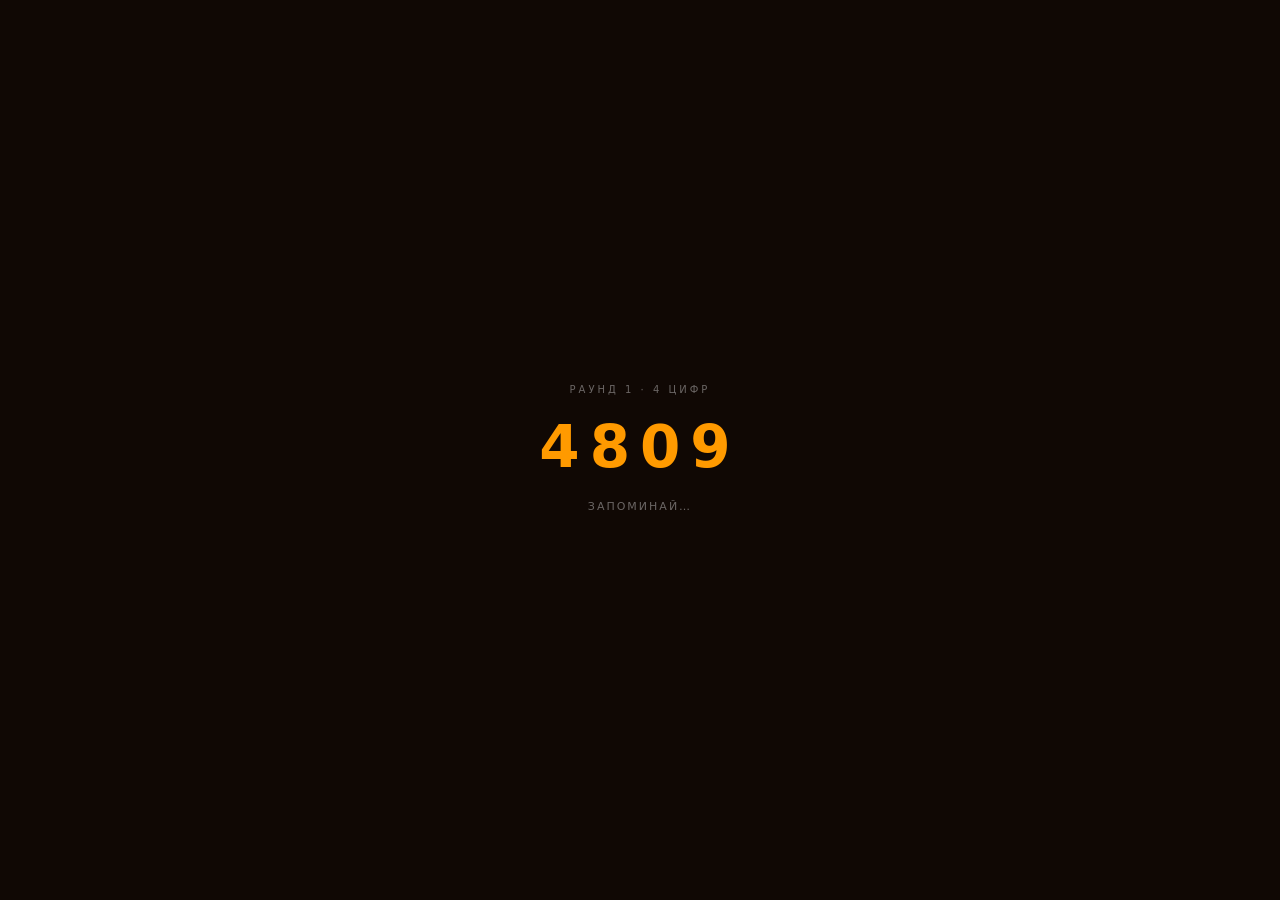
<file: games/code.html>
<!DOCTYPE html><html><head>
<meta charset="UTF-8"><meta name="viewport" content="width=device-width,initial-scale=1,user-scalable=no">
<style>
:root{--ac:#ff9a00;--bg:#100804}
*{box-sizing:border-box;margin:0;padding:0}
body{width:100vw;height:100vh;overflow:hidden;background:var(--bg);color:#f2f2f4;font-family:system-ui,sans-serif;display:flex;align-items:center;justify-content:center;touch-action:none;user-select:none}
.wrap{display:flex;flex-direction:column;align-items:center;gap:18px;width:min(320px,90vw)}
#rlabel{font-size:10px;letter-spacing:3px;text-transform:uppercase;opacity:.4}
#code{font-size:clamp(36px,13vw,58px);font-weight:700;letter-spacing:10px;color:var(--ac);text-align:center;min-height:1.2em;transition:filter .4s}
#hint{font-size:11px;letter-spacing:2px;text-transform:uppercase;opacity:.4;min-height:16px;text-align:center}
input{width:100%;background:#110a04;border:2px solid rgba(255,154,0,.25);border-radius:10px;padding:13px;color:#f2f2f4;font-size:clamp(22px,8vw,32px);font-weight:700;text-align:center;outline:none;-webkit-appearance:none;letter-spacing:8px}
input:focus{border-color:var(--ac)}
button.ok{width:100%;padding:13px;border-radius:10px;border:none;background:var(--ac);color:#000;font-family:inherit;font-size:15px;font-weight:700;cursor:pointer;transition:transform .1s}
button.ok:active{transform:scale(.95)}
#ov{position:fixed;inset:0;background:rgba(6,6,8,.92);display:none;flex-direction:column;align-items:center;justify-content:center;gap:10px;backdrop-filter:blur(6px);z-index:99}
#ov.show{display:flex}
.ovl{font-size:10px;letter-spacing:3px;text-transform:uppercase;opacity:.45}
#ovn{font-size:clamp(58px,18vw,90px);font-weight:700;color:var(--ac);line-height:1;letter-spacing:-3px}
.ovbtns{display:flex;gap:10px;margin-top:10px}
.obtn{padding:12px 26px;border-radius:10px;border:none;font-family:inherit;font-size:14px;font-weight:700;cursor:pointer}
#br{background:var(--ac);color:#000}#bn{background:rgba(255,255,255,.1);color:#f2f2f4;border:1px solid rgba(255,255,255,.12)}
</style></head><body>
<div class="wrap">
  <div id="rlabel">Раунд 1</div>
  <div id="code">••••</div>
  <div id="hint">Запоминай…</div>
  <input id="inp" type="number" inputmode="numeric" placeholder="_ _ _ _" style="display:none">
  <button class="ok" id="ok" style="display:none">Проверить</button>
</div>
<div id="ov">
  <div class="ovl">прошёл раундов</div><div id="ovn">0</div><div class="ovl">раундов</div>
  <div class="ovbtns"><button class="obtn" id="br">Ещё раз</button><button class="obtn" id="bn">Дальше →</button></div>
</div>
<script>
window.addEventListener('message',e=>{
  if(e.data.type==='init'){if(e.data.accent)document.documentElement.style.setProperty('--ac',e.data.accent);if(e.data.bg)document.body.style.background=e.data.bg;}
  if(e.data.type==='start'){hidOv();start();}
});
window.addEventListener('load',()=>{parent.postMessage({type:'ready'},'*');setTimeout(start,100);});
function sc(n){parent.postMessage({type:'score',value:n},'*');}
function hidOv(){document.getElementById('ov').classList.remove('show');}
document.getElementById('br').onclick=()=>{hidOv();start();};
document.getElementById('bn').onclick=()=>parent.postMessage({type:'next'},'*');

let round=0,score=0,secret='';
function start(){round=0;score=0;sc(0);nextRound();}
function nextRound(){
  round++;
  const len=Math.min(3+round,7);
  secret=Array.from({length:len},()=>Math.floor(Math.random()*10)).join('');
  document.getElementById('rlabel').textContent=`Раунд ${round} · ${len} цифр`;
  const cd=document.getElementById('code');
  cd.textContent=secret;cd.style.filter='';
  document.getElementById('hint').textContent='Запоминай…';
  document.getElementById('inp').style.display='none';
  document.getElementById('ok').style.display='none';
  document.getElementById('inp').value='';
  const ms=1000+len*420;
  setTimeout(()=>{
    cd.style.filter='blur(10px)';
    document.getElementById('hint').textContent='Введи код!';
    document.getElementById('inp').style.display='block';
    document.getElementById('ok').style.display='block';
    setTimeout(()=>document.getElementById('inp').focus(),80);
  },ms);
}
function check(){
  const v=document.getElementById('inp').value.trim();
  if(!v)return;
  if(v===secret){
    score++;sc(score);
    document.getElementById('hint').textContent='✅ Верно!';
    setTimeout(nextRound,700);
  }else{
    document.getElementById('hint').textContent=`❌ Было: ${secret}`;
    setTimeout(()=>{document.getElementById('ovn').textContent=score;document.getElementById('ov').classList.add('show');parent.postMessage({type:'gameover',value:score},'*');},1400);
  }
}
document.getElementById('ok').onclick=check;
document.getElementById('inp').addEventListener('keydown',e=>{if(e.key==='Enter')check();});
</script></body></html>
</file>
